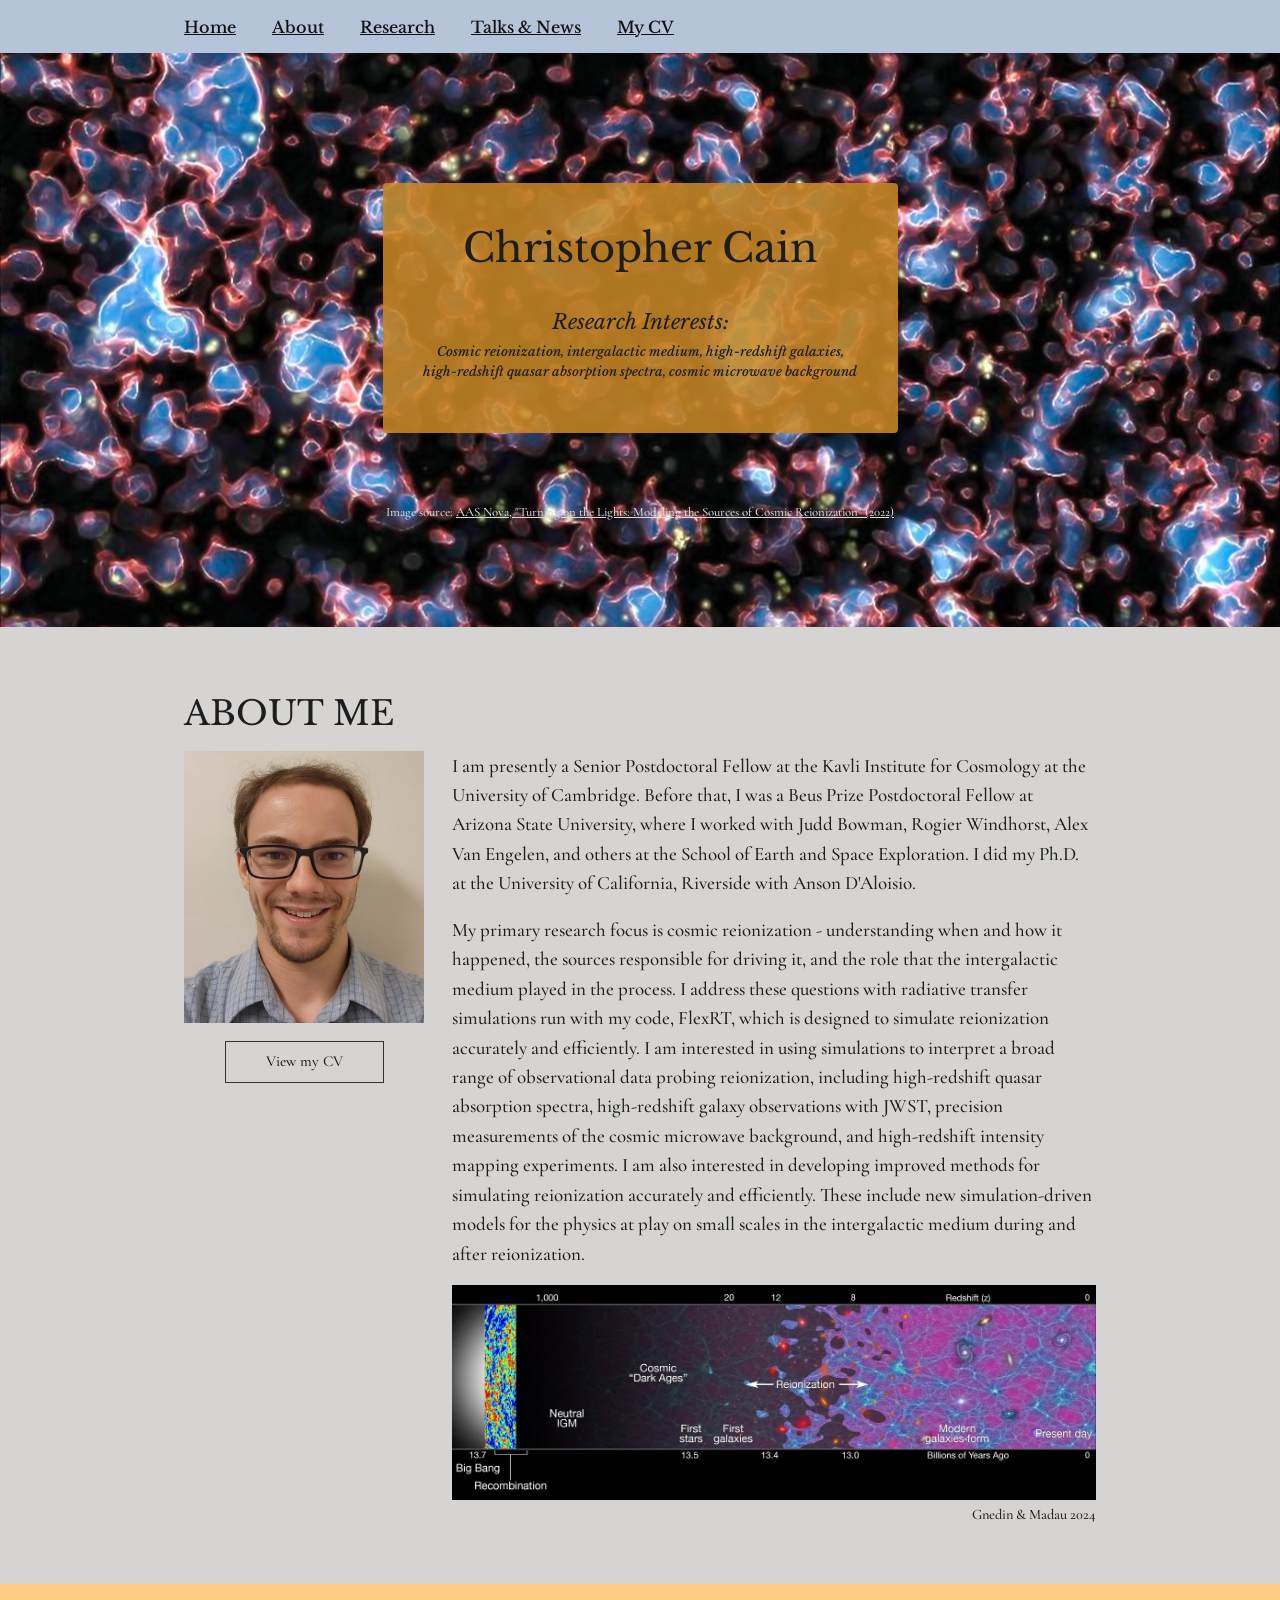
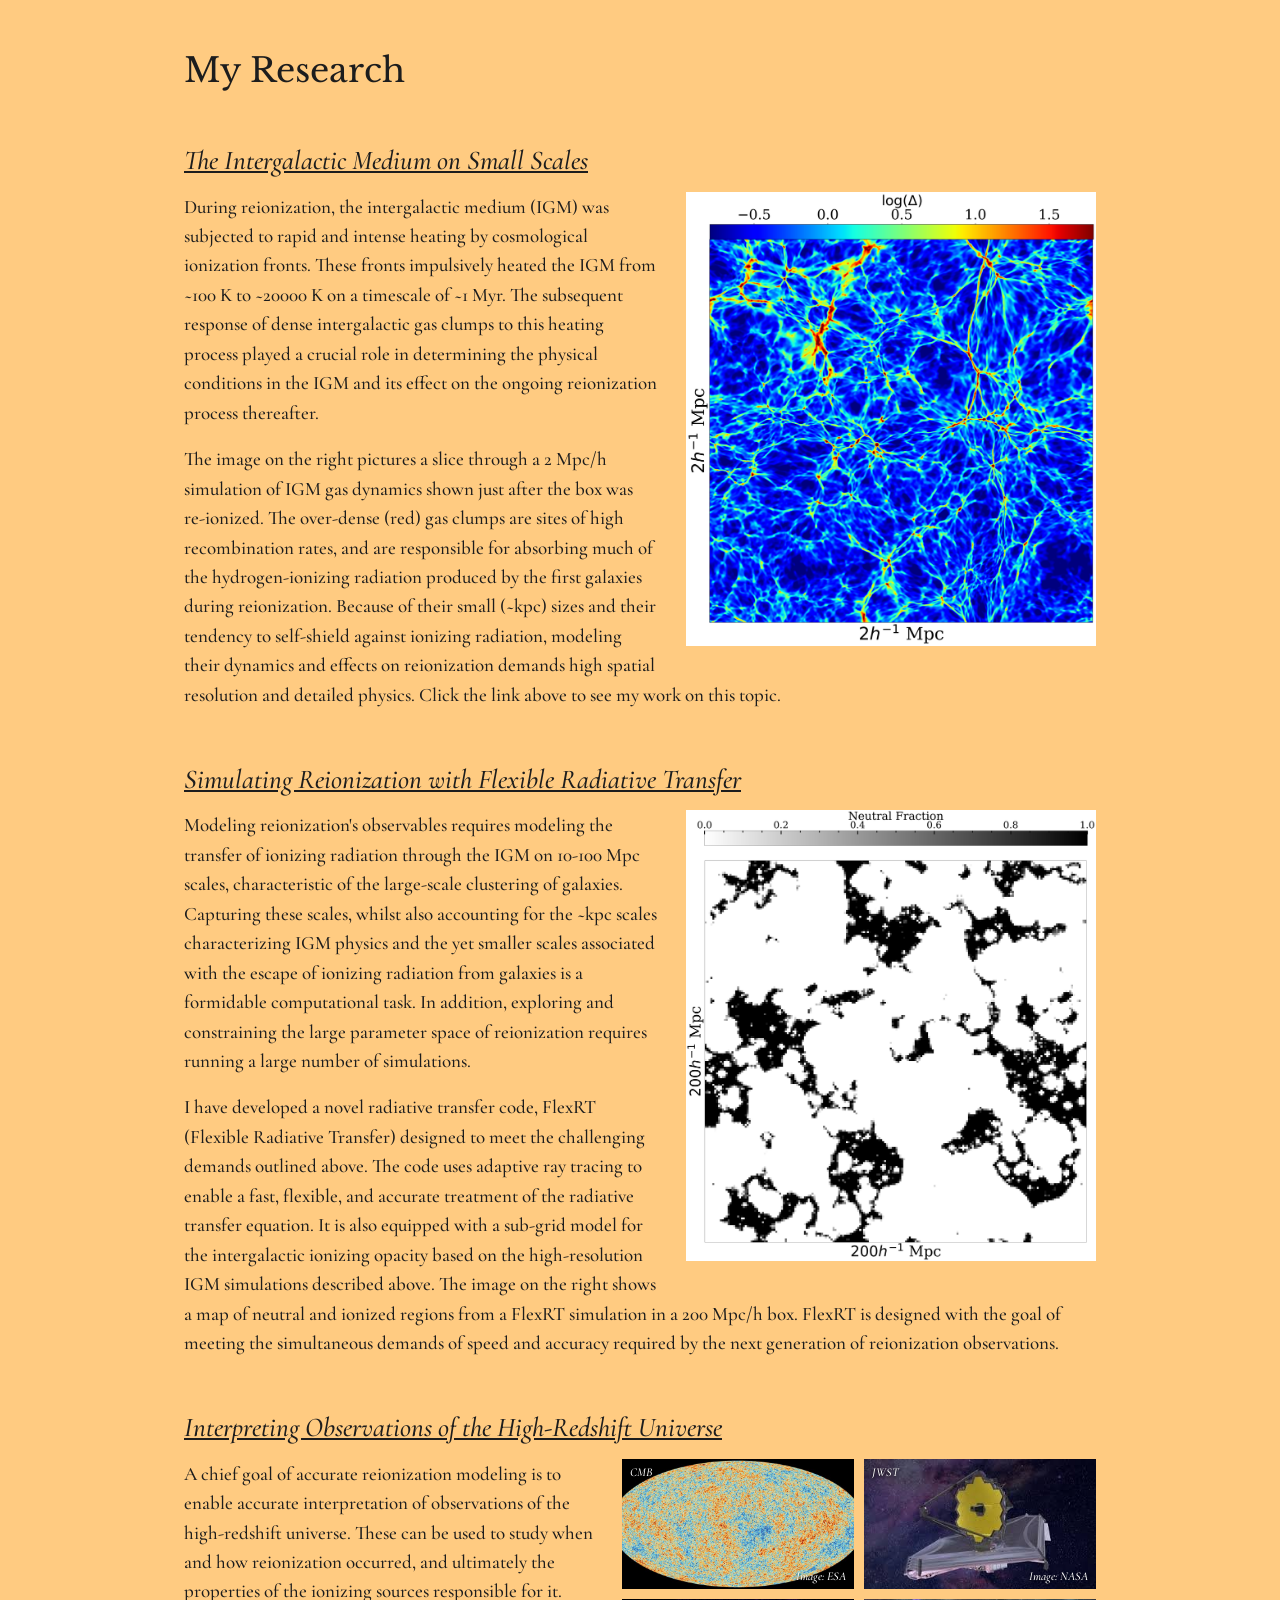
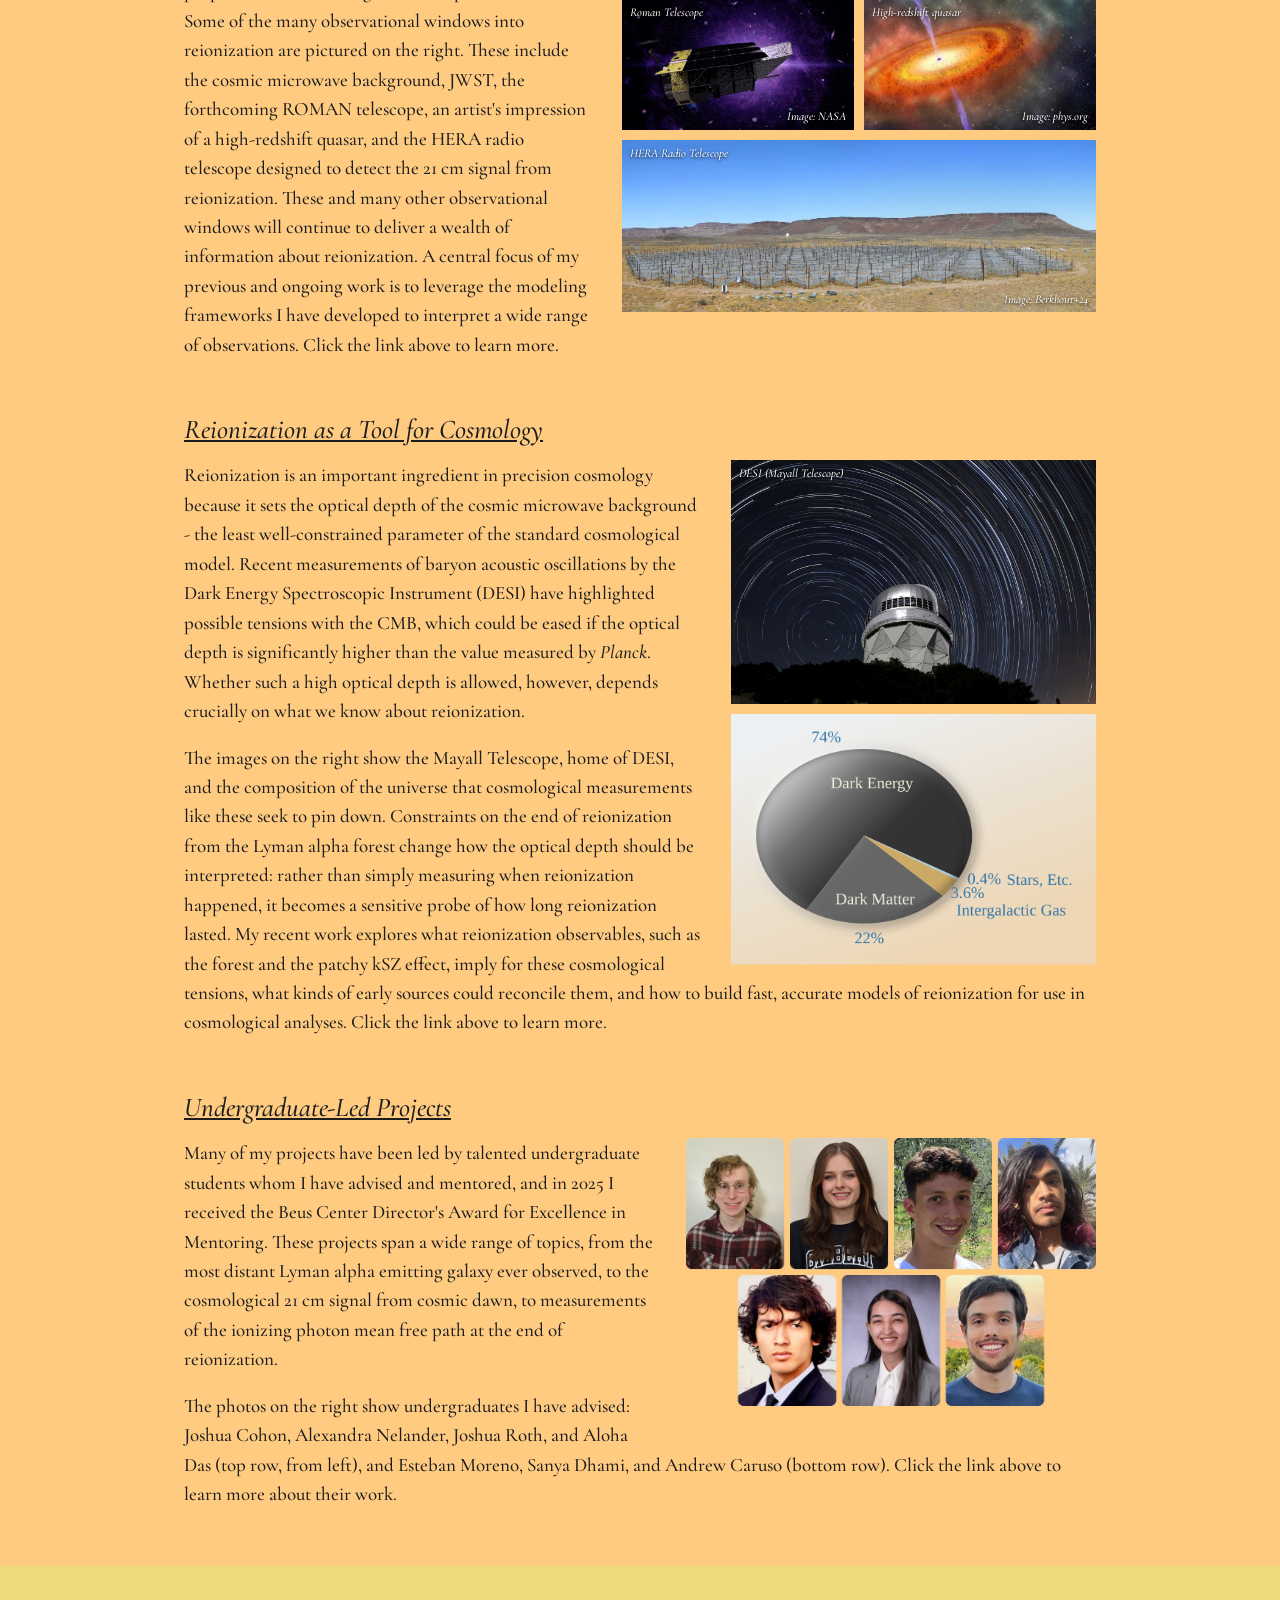
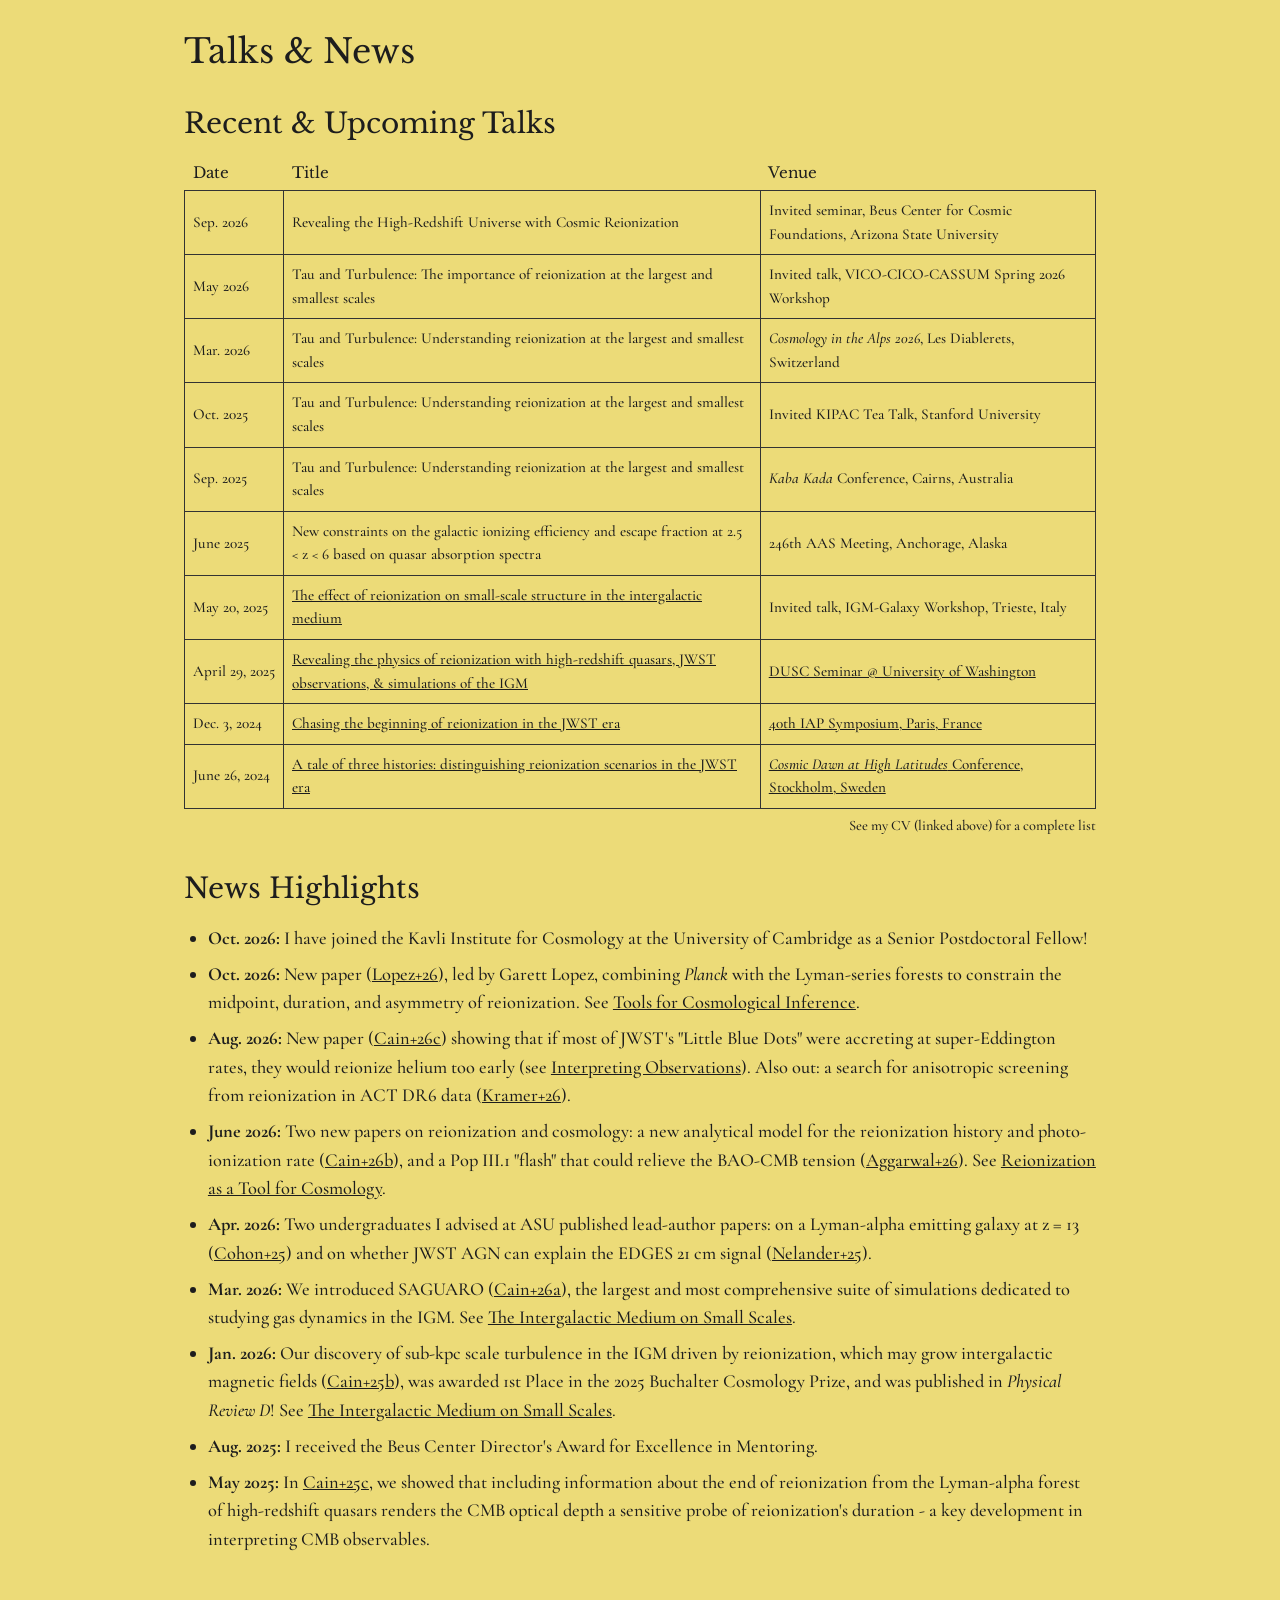
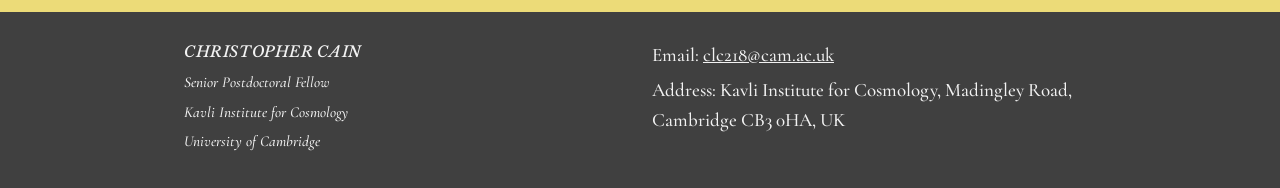
<file: index.html>
<!doctype html>
<html lang="en">
<head>
  <meta charset="utf-8">
  <meta name="viewport" content="width=device-width, initial-scale=1">
  <title>Christopher Cain</title>
  <meta name="description" content="Christopher Cain — Senior Postdoctoral Fellow at the Kavli Institute for Cosmology, University of Cambridge, studying cosmic reionization and the intergalactic medium.">
  <link rel="preconnect" href="https://fonts.googleapis.com">
  <link rel="preconnect" href="https://fonts.gstatic.com" crossorigin>
  <link href="https://fonts.googleapis.com/css2?family=Cormorant+Garamond:ital,wght@0,400;0,500;0,700;1,400;1,500&family=Libre+Baskerville:ital@0;1&display=swap" rel="stylesheet">
  <link rel="stylesheet" href="css/style.css">
</head>
<body>

  <!-- ===== Menu bar (same on every page; edit all four files if you change it) ===== -->
  <nav class="site-nav">
    <ul>
      <li><a href="index.html">Home</a></li>
      <li><a href="index.html#about">About</a></li>
      <li><a href="index.html#research">Research</a></li>
      <li><a href="index.html#talks">Talks &amp; News</a></li>
      <li><a href="files/CV.pdf">My CV</a></li>
    </ul>
  </nav>

  <!-- ===== Banner ===== -->
  <header class="hero">
    <div class="hero-box">
      <h1>Christopher Cain</h1>
      <h2>Research Interests:</h2>
      <p>Cosmic reionization, intergalactic medium, high-redshift galaxies, high-redshift quasar absorption spectra, cosmic microwave background</p>
    </div>
    <p class="image-credit">Image source: <a href="https://aasnova.org/2022/04/26/turning-on-the-lights-modeling-the-sources-of-cosmic-reionization/">AAS Nova, "Turning on the Lights: Modeling the Sources of Cosmic Reionization" (2022)</a></p>
  </header>

  <main>

    <!-- ===== About me ===== -->
    <section id="about" class="bg-about">
      <div class="container">
        <h1>ABOUT ME</h1>
        <div class="about-grid">
          <div class="about-photo">
            <img class="portrait" src="images/portrait.jpg" alt="Photo of Christopher Cain">
            <a class="cv-button" href="files/CV.pdf">View my CV</a>
          </div>
          <div>
            <p>I am presently a Senior Postdoctoral Fellow at the Kavli Institute for Cosmology at the University of Cambridge. Before that, I was a Beus Prize Postdoctoral Fellow at Arizona State University, where I worked with Judd Bowman, Rogier Windhorst, Alex Van Engelen, and others at the School of Earth and Space Exploration. I did my Ph.D. at the University of California, Riverside with Anson D'Aloisio.</p>
            <p>My primary research focus is cosmic reionization - understanding when and how it happened, the sources responsible for driving it, and the role that the intergalactic medium played in the process. I address these questions with radiative transfer simulations run with my code, FlexRT, which is designed to simulate reionization accurately and efficiently. I am interested in using simulations to interpret a broad range of observational data probing reionization, including high-redshift quasar absorption spectra, high-redshift galaxy observations with JWST, precision measurements of the cosmic microwave background, and high-redshift intensity mapping experiments. I am also interested in developing improved methods for simulating reionization accurately and efficiently. These include new simulation-driven models for the physics at play on small scales in the intergalactic medium during and after reionization.</p>
            <figure class="wide">
              <a href="images/cosmic-timeline-gnedin-madau-2024.jpg"><img src="images/cosmic-timeline-gnedin-madau-2024.jpg" alt="Timeline of cosmic history from the Big Bang through reionization"></a>
              <figcaption>Gnedin &amp; Madau 2024</figcaption>
            </figure>
          </div>
        </div>
      </div>
    </section>

    <!-- ===== Research ===== -->
    <section id="research" class="bg-research">
      <div class="container">
        <h1>My Research</h1>

        <div class="research-item">
          <h3><a href="igm-small-scales.html">The Intergalactic Medium on Small Scales</a></h3>
          <figure class="right">
            <a href="igm-small-scales.html"><img src="images/rho_map.png" alt="Slice through a 2 Mpc/h simulation of IGM gas density"></a>
          </figure>
          <p>During reionization, the intergalactic medium (IGM) was subjected to rapid and intense heating by cosmological ionization fronts. These fronts impulsively heated the IGM from ~100 K to ~20000 K on a timescale of ~1 Myr. The subsequent response of dense intergalactic gas clumps to this heating process played a crucial role in determining the physical conditions in the IGM and its effect on the ongoing reionization process thereafter.</p>
          <p>The image on the right pictures a slice through a 2 Mpc/h simulation of IGM gas dynamics shown just after the box was re-ionized. The over-dense (red) gas clumps are sites of high recombination rates, and are responsible for absorbing much of the hydrogen-ionizing radiation produced by the first galaxies during reionization. Because of their small (~kpc) sizes and their tendency to self-shield against ionizing radiation, modeling their dynamics and effects on reionization demands high spatial resolution and detailed physics. Click the link above to see my work on this topic.</p>
        </div>

        <div class="research-item">
          <h3><a href="flexrt.html">Simulating Reionization with Flexible Radiative Transfer</a></h3>
          <figure class="right">
            <a href="flexrt.html"><img src="images/ion_field_one_panel.png" alt="Map of neutral and ionized regions in a 200 Mpc/h FlexRT simulation"></a>
          </figure>
          <p>Modeling reionization's observables requires modeling the transfer of ionizing radiation through the IGM on 10-100 Mpc scales, characteristic of the large-scale clustering of galaxies. Capturing these scales, whilst also accounting for the ~kpc scales characterizing IGM physics and the yet smaller scales associated with the escape of ionizing radiation from galaxies is a formidable computational task. In addition, exploring and constraining the large parameter space of reionization requires running a large number of simulations.</p>
          <p>I have developed a novel radiative transfer code, FlexRT (Flexible Radiative Transfer) designed to meet the challenging demands outlined above. The code uses adaptive ray tracing to enable a fast, flexible, and accurate treatment of the radiative transfer equation. It is also equipped with a sub-grid model for the intergalactic ionizing opacity based on the high-resolution IGM simulations described above. The image on the right shows a map of neutral and ionized regions from a FlexRT simulation in a 200 Mpc/h box. FlexRT is designed with the goal of meeting the simultaneous demands of speed and accuracy required by the next generation of reionization observations.</p>
        </div>

        <div class="research-item">
          <h3><a href="interpreting-observations.html">Interpreting Observations of the High-Redshift Universe</a></h3>
          <div class="obs-grid">
            <figure>
              <img src="images/cmb_esa.jpg" alt="Map of the cosmic microwave background">
              <span class="label">CMB</span><span class="credit">Image: ESA</span>
            </figure>
            <figure>
              <img src="images/jwst.jpg" alt="The James Webb Space Telescope">
              <span class="label">JWST</span><span class="credit">Image: NASA</span>
            </figure>
            <figure>
              <img src="images/roman.jpg" alt="The Roman Space Telescope">
              <span class="label">Roman Telescope</span><span class="credit">Image: NASA</span>
            </figure>
            <figure>
              <img src="images/quasar_physorg.jpg" alt="Artist's impression of a high-redshift quasar">
              <span class="label">High-redshift quasar</span><span class="credit">Image: phys.org</span>
            </figure>
            <figure class="span2">
              <img src="images/hera_panorama.jpg" alt="The HERA radio telescope">
              <span class="label">HERA Radio Telescope</span><span class="credit">Image: Berkhout+24</span>
            </figure>
          </div>
          <p>A chief goal of accurate reionization modeling is to enable accurate interpretation of observations of the high-redshift universe. These can be used to study when and how reionization occurred, and ultimately the properties of the ionizing sources responsible for it. Some of the many observational windows into reionization are pictured on the right. These include the cosmic microwave background, JWST, the forthcoming ROMAN telescope, an artist's impression of a high-redshift quasar, and the HERA radio telescope designed to detect the 21 cm signal from reionization. These and many other observational windows will continue to deliver a wealth of information about reionization. A central focus of my previous and ongoing work is to leverage the modeling frameworks I have developed to interpret a wide range of observations. Click the link above to learn more.</p>
        </div>

        <div class="research-item">
          <h3><a href="cosmology.html">Reionization as a Tool for Cosmology</a></h3>
          <div class="obs-grid stack">
            <figure>
              <img src="images/desi_mayall.jpg" alt="Star trails above the Mayall Telescope at Kitt Peak, home of the Dark Energy Spectroscopic Instrument">
              <span class="label">DESI (Mayall Telescope)</span>
            </figure>
            <figure>
              <img src="images/universe_composition.png" alt="Pie chart of the composition of the universe: dark energy, dark matter, intergalactic gas, and stars">
            </figure>
          </div>
          <p>Reionization is an important ingredient in precision cosmology because it sets the optical depth of the cosmic microwave background - the least well-constrained parameter of the standard cosmological model. Recent measurements of baryon acoustic oscillations by the Dark Energy Spectroscopic Instrument (DESI) have highlighted possible tensions with the CMB, which could be eased if the optical depth is significantly higher than the value measured by <i>Planck</i>. Whether such a high optical depth is allowed, however, depends crucially on what we know about reionization.</p>
          <p>The images on the right show the Mayall Telescope, home of DESI, and the composition of the universe that cosmological measurements like these seek to pin down. Constraints on the end of reionization from the Lyman alpha forest change how the optical depth should be interpreted: rather than simply measuring when reionization happened, it becomes a sensitive probe of how long reionization lasted. My recent work explores what reionization observables, such as the forest and the patchy kSZ effect, imply for these cosmological tensions, what kinds of early sources could reconcile them, and how to build fast, accurate models of reionization for use in cosmological analyses. Click the link above to learn more.</p>
        </div>

        <div class="research-item">
          <h3><a href="student-projects.html">Undergraduate-Led Projects</a></h3>
          <figure class="right">
            <a href="student-projects.html"><img src="images/student_photos_grid.jpg" alt="Photos of seven undergraduate students I have advised"></a>
          </figure>
          <p>Many of my projects have been led by talented undergraduate students whom I have advised and mentored, and in 2025 I received the Beus Center Director's Award for Excellence in Mentoring. These projects span a wide range of topics, from the most distant Lyman alpha emitting galaxy ever observed, to the cosmological 21 cm signal from cosmic dawn, to measurements of the ionizing photon mean free path at the end of reionization.</p>
          <p>The photos on the right show undergraduates I have advised: Joshua Cohon, Alexandra Nelander, Joshua Roth, and Aloha Das (top row, from left), and Esteban Moreno, Sanya Dhami, and Andrew Caruso (bottom row). Click the link above to learn more about their work.</p>
        </div>
      </div>
    </section>

    <!-- ===== Talks & News ===== -->
    <section id="talks" class="bg-talks">
      <div class="container">
        <h1>Talks &amp; News</h1>

        <h2>Recent &amp; Upcoming Talks</h2>
        <!-- To add a talk: copy one <tr>...</tr> block, paste it at the top, and edit it.
             Put slides in files/talks/ and link to them like the others. -->
        <table class="talks-table">
          <thead>
            <tr><th>Date</th><th>Title</th><th>Venue</th></tr>
          </thead>
          <tbody>
            <tr>
              <td>Sep. 2026</td>
              <td>Revealing the High-Redshift Universe with Cosmic Reionization</td>
              <td>Invited seminar, Beus Center for Cosmic Foundations, Arizona State University</td>
            </tr>
            <tr>
              <td>May 2026</td>
              <td>Tau and Turbulence: The importance of reionization at the largest and smallest scales</td>
              <td>Invited talk, VICO-CICO-CASSUM Spring 2026 Workshop</td>
            </tr>
            <tr>
              <td>Mar. 2026</td>
              <td>Tau and Turbulence: Understanding reionization at the largest and smallest scales</td>
              <td><em>Cosmology in the Alps 2026</em>, Les Diablerets, Switzerland</td>
            </tr>
            <tr>
              <td>Oct. 2025</td>
              <td>Tau and Turbulence: Understanding reionization at the largest and smallest scales</td>
              <td>Invited KIPAC Tea Talk, Stanford University</td>
            </tr>
            <tr>
              <td>Sep. 2025</td>
              <td>Tau and Turbulence: Understanding reionization at the largest and smallest scales</td>
              <td><em>Kaba Kada</em> Conference, Cairns, Australia</td>
            </tr>
            <tr>
              <td>June 2025</td>
              <td>New constraints on the galactic ionizing efficiency and escape fraction at 2.5 &lt; z &lt; 6 based on quasar absorption spectra</td>
              <td>246th AAS Meeting, Anchorage, Alaska</td>
            </tr>
            <tr>
              <td>May 20, 2025</td>
              <td><a href="files/talks/2025-05-20_Trieste_IGM-small-scale-structure.pdf">The effect of reionization on small-scale structure in the intergalactic medium</a></td>
              <td>Invited talk, IGM-Galaxy Workshop, Trieste, Italy</td>
            </tr>
            <tr>
              <td>April 29, 2025</td>
              <td><a href="files/talks/2025-04-29_UW-DUSC_reionization-physics.pdf">Revealing the physics of reionization with high-redshift quasars, JWST observations, &amp; simulations of the IGM</a></td>
              <td><a href="https://sites.google.com/uw.edu/dusc/home">DUSC Seminar @ University of Washington</a></td>
            </tr>
            <tr>
              <td>Dec. 3, 2024</td>
              <td><a href="files/talks/2024-12-03_IAP-Paris_beginning-of-reionization.pdf">Chasing the beginning of reionization in the JWST era</a></td>
              <td><a href="https://iapsymposium2024.sciencesconf.org/">40th IAP Symposium, Paris, France</a></td>
            </tr>
            <tr>
              <td>June 26, 2024</td>
              <td><a href="files/talks/2024-06-26_Stockholm_tale-of-three-histories.pdf">A tale of three histories: distinguishing reionization scenarios in the JWST era</a></td>
              <td><a href="https://indico.fysik.su.se/event/8499/"><em>Cosmic Dawn at High Latitudes</em> Conference, Stockholm, Sweden</a></td>
            </tr>
          </tbody>
        </table>
        <p class="table-note">See my CV (linked above) for a complete list</p>

        <h2>News Highlights</h2>
        <!-- To add news: copy one <li>...</li> line and paste it at the top of the list. -->
        <ul class="news-list">
          <li><strong>Oct. 2026:</strong> I have joined the Kavli Institute for Cosmology at the University of Cambridge as a Senior Postdoctoral Fellow!</li>
          <li><strong>Oct. 2026:</strong> New paper (<a href="https://arxiv.org/abs/2610.28765">Lopez+26</a>), led by Garett Lopez, combining <i>Planck</i> with the Lyman-series forests to constrain the midpoint, duration, and asymmetry of reionization. See <a href="cosmology.html#inference">Tools for Cosmological Inference</a>.</li>
          <li><strong>Aug. 2026:</strong> New paper (<a href="https://arxiv.org/abs/2608.28745">Cain+26c</a>) showing that if most of JWST's "Little Blue Dots" were accreting at super-Eddington rates, they would reionize helium too early (see <a href="interpreting-observations.html">Interpreting Observations</a>). Also out: a search for anisotropic screening from reionization in ACT DR6 data (<a href="https://arxiv.org/abs/2608.27458">Kramer+26</a>).</li>
          <li><strong>June 2026:</strong> Two new papers on reionization and cosmology: a new analytical model for the reionization history and photo-ionization rate (<a href="https://arxiv.org/abs/2606.19449">Cain+26b</a>), and a Pop III.1 "flash" that could relieve the BAO-CMB tension (<a href="https://arxiv.org/abs/2606.19459">Aggarwal+26</a>). See <a href="cosmology.html">Reionization as a Tool for Cosmology</a>.</li>
          <li><strong>Apr. 2026:</strong> Two undergraduates I advised at ASU published lead-author papers: on a Lyman-alpha emitting galaxy at z = 13 (<a href="https://arxiv.org/abs/2508.05739">Cohon+25</a>) and on whether JWST AGN can explain the EDGES 21 cm signal (<a href="https://arxiv.org/abs/2507.21230">Nelander+25</a>).</li>
          <li><strong>Mar. 2026:</strong> We introduced SAGUARO (<a href="https://arxiv.org/abs/2603.25788">Cain+26a</a>), the largest and most comprehensive suite of simulations dedicated to studying gas dynamics in the IGM. See <a href="igm-small-scales.html">The Intergalactic Medium on Small Scales</a>.</li>
          <li><strong>Jan. 2026:</strong> Our discovery of sub-kpc scale turbulence in the IGM driven by reionization, which may grow intergalactic magnetic fields (<a href="https://arxiv.org/abs/2504.21082">Cain+25b</a>), was awarded 1st Place in the 2025 Buchalter Cosmology Prize, and was published in <i>Physical Review D</i>! See <a href="igm-small-scales.html">The Intergalactic Medium on Small Scales</a>.</li>
          <li><strong>Aug. 2025:</strong> I received the Beus Center Director's Award for Excellence in Mentoring.</li>
          <li><strong>May 2025:</strong> In <a href="https://arxiv.org/abs/2505.15899">Cain+25c</a>, we showed that including information about the end of reionization from the Lyman-alpha forest of high-redshift quasars renders the CMB optical depth a sensitive probe of reionization's duration - a key development in interpreting CMB observables.</li>
        </ul>
      </div>
    </section>

  </main>

  <!-- ===== Footer (same on every page) ===== -->
  <footer class="site-footer">
    <div class="container">
      <div class="affil">
        <p class="name">CHRISTOPHER CAIN</p>
        <p>Senior Postdoctoral Fellow</p>
        <p>Kavli Institute for Cosmology</p>
        <p>University of Cambridge</p>
      </div>
      <div>
        <p>Email: <a href="mailto:clc218@cam.ac.uk">clc218@cam.ac.uk</a></p>
        <p>Address: Kavli Institute for Cosmology, Madingley Road, Cambridge CB3 0HA, UK</p>
      </div>
    </div>
  </footer>

</body>
</html>
</file>
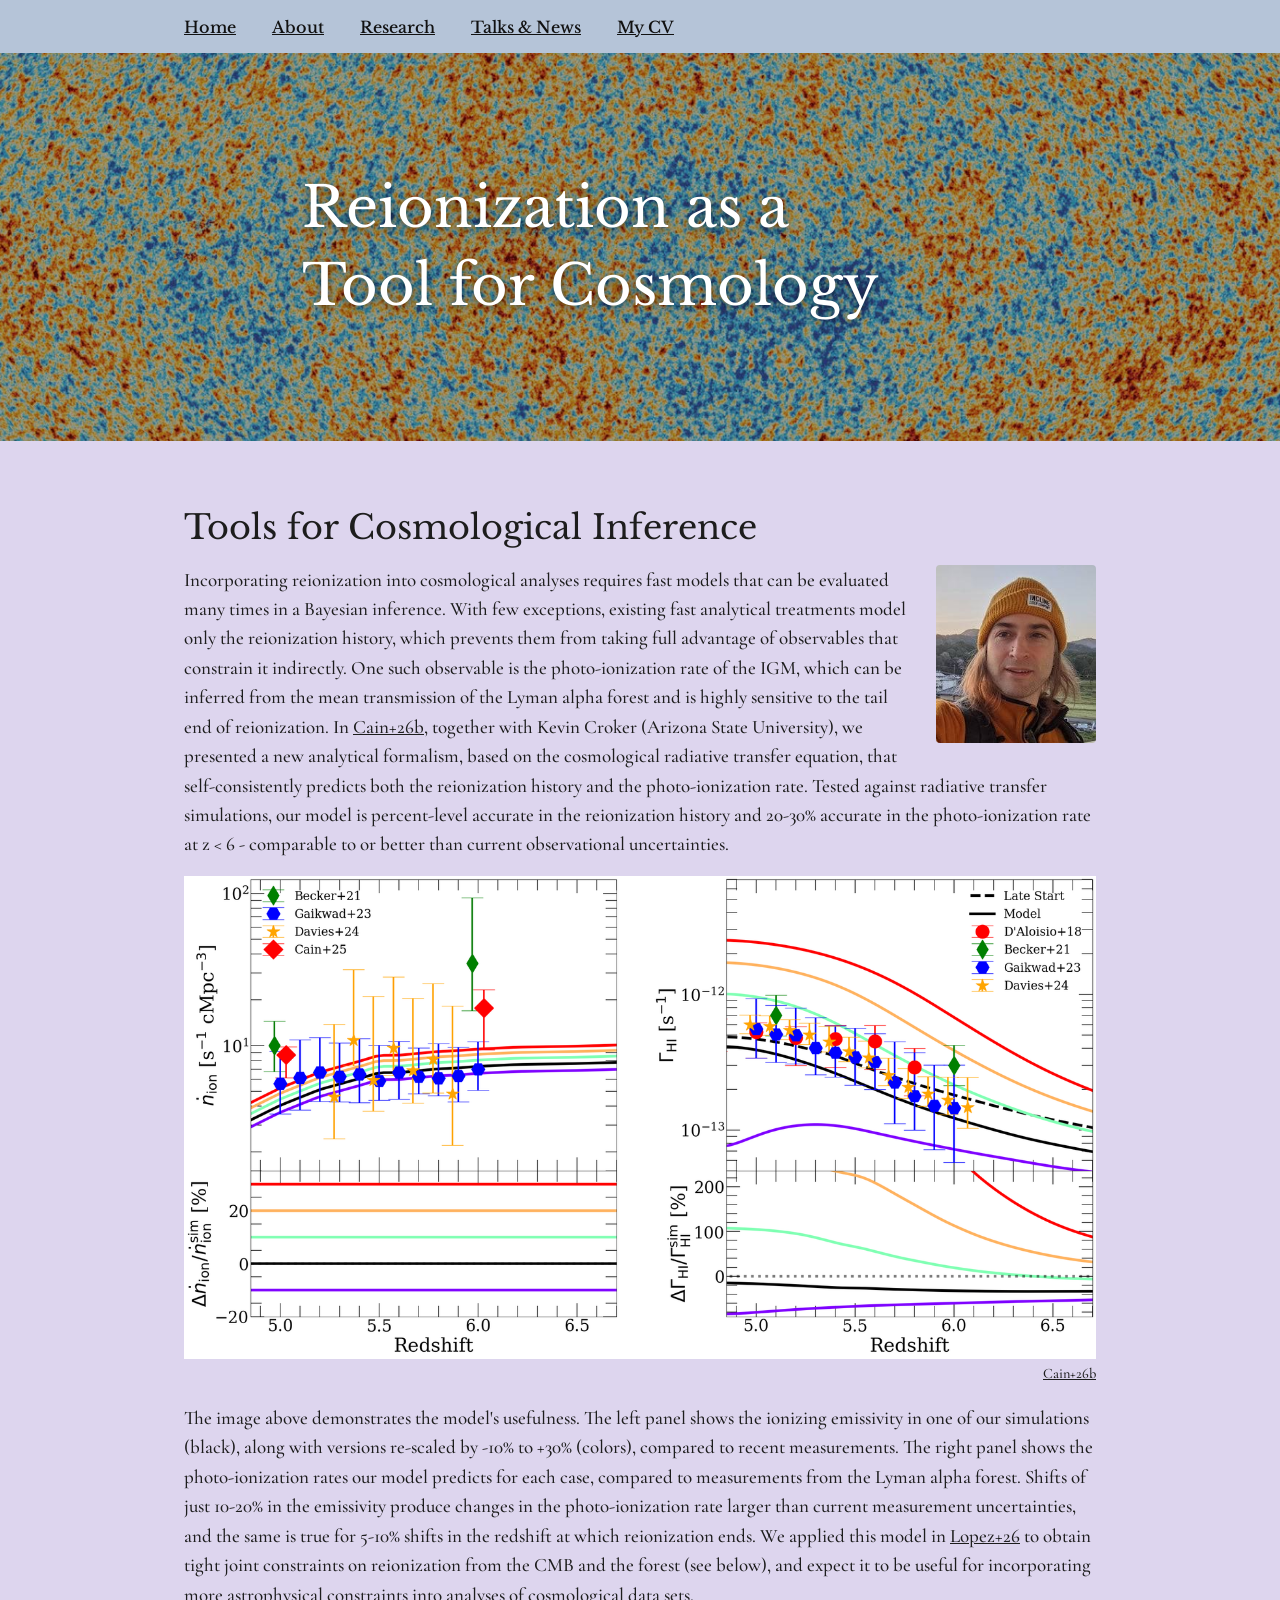
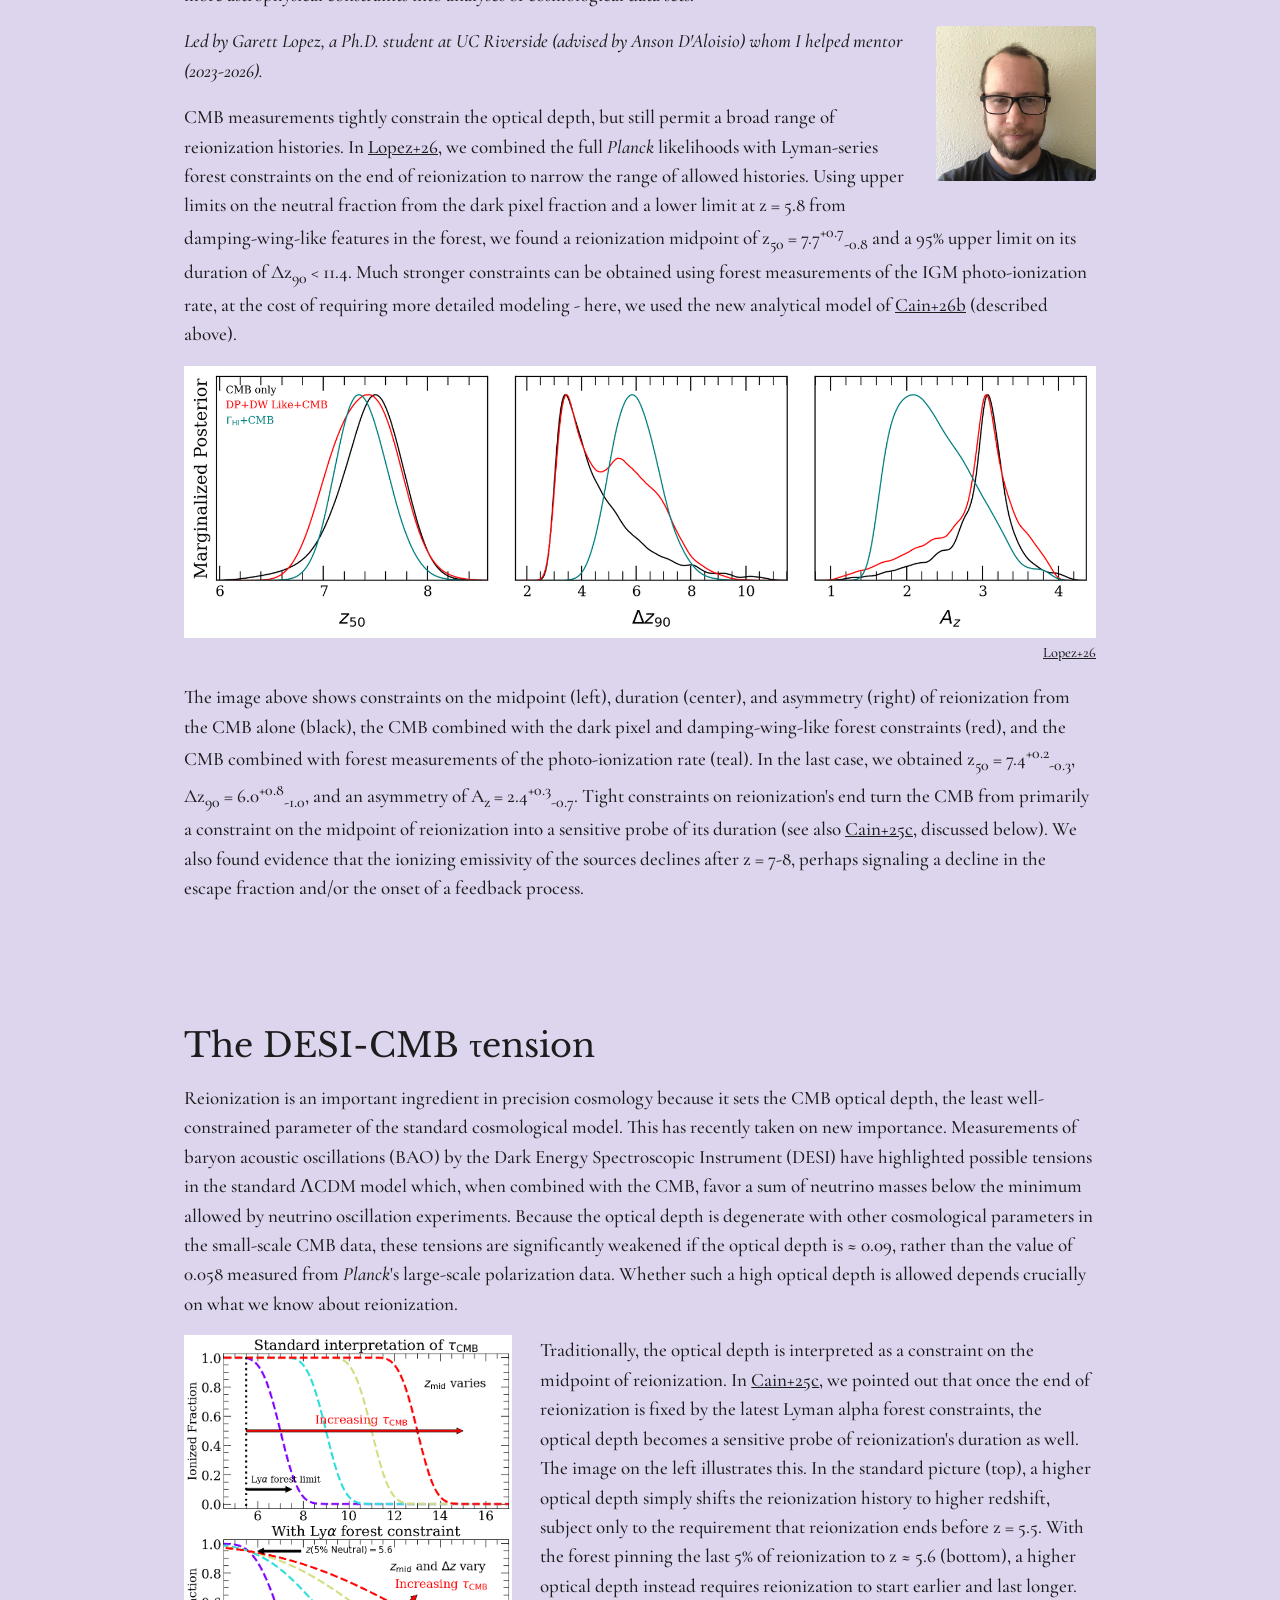
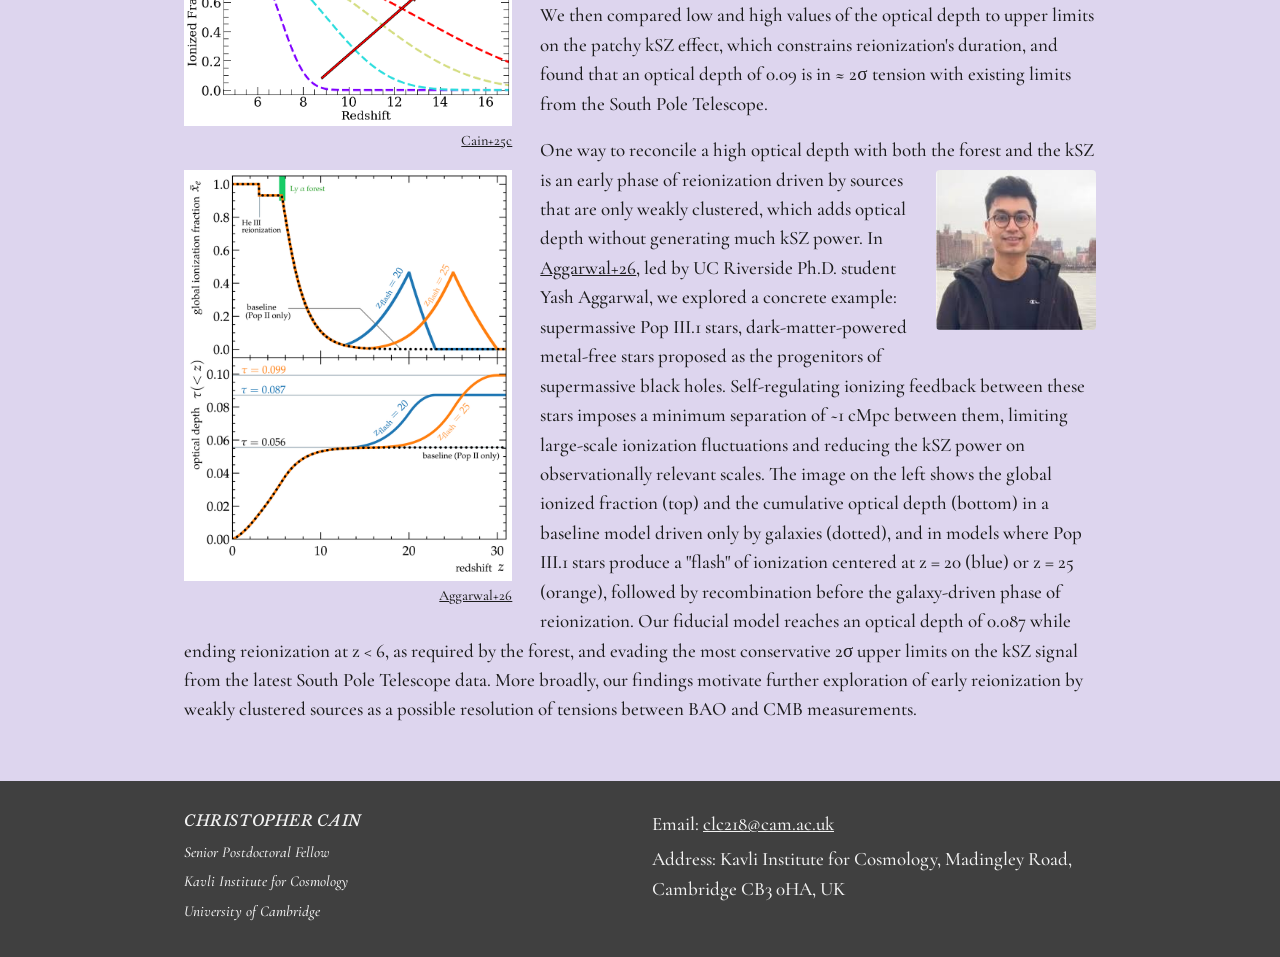
<file: cosmology.html>
<!doctype html>
<html lang="en">
<head>
  <meta charset="utf-8">
  <meta name="viewport" content="width=device-width, initial-scale=1">
  <title>Reionization and Cosmology | Christopher Cain</title>
  <meta name="description" content="Reionization as a tool for cosmology: the CMB optical depth, the DESI-CMB tension, and fast models of reionization for cosmological inference.">
  <link rel="preconnect" href="https://fonts.googleapis.com">
  <link rel="preconnect" href="https://fonts.gstatic.com" crossorigin>
  <link href="https://fonts.googleapis.com/css2?family=Cormorant+Garamond:ital,wght@0,400;0,500;0,700;1,400;1,500&family=Libre+Baskerville:ital@0;1&display=swap" rel="stylesheet">
  <link rel="stylesheet" href="css/style.css">
</head>
<body>

  <!-- ===== Menu bar (same on every page; edit all four files if you change it) ===== -->
  <nav class="site-nav">
    <ul>
      <li><a href="index.html">Home</a></li>
      <li><a href="index.html#about">About</a></li>
      <li><a href="index.html#research">Research</a></li>
      <li><a href="index.html#talks">Talks &amp; News</a></li>
      <li><a href="files/CV.pdf">My CV</a></li>
    </ul>
  </nav>

  <header class="banner dark banner-cosmo">
    <div class="container">
      <h1>Reionization as a<br> Tool for Cosmology</h1>
    </div>
  </header>

  <main class="bg-cosmo">

    <section id="inference">
      <div class="container">
        <h1>Tools for Cosmological Inference</h1>
        <img class="student-photo" src="images/kevin-croker.jpg" alt="Kevin Croker">
        <p>Incorporating reionization into cosmological analyses requires fast models that can be evaluated many times in a Bayesian inference. With few exceptions, existing fast analytical treatments model only the reionization history, which prevents them from taking full advantage of observables that constrain it indirectly. One such observable is the photo-ionization rate of the IGM, which can be inferred from the mean transmission of the Lyman alpha forest and is highly sensitive to the tail end of reionization. In <a href="https://arxiv.org/abs/2606.19449">Cain+26b</a>, together with Kevin Croker (Arizona State University), we presented a new analytical formalism, based on the cosmological radiative transfer equation, that self-consistently predicts both the reionization history and the photo-ionization rate. Tested against radiative transfer simulations, our model is percent-level accurate in the reionization history and 20-30% accurate in the photo-ionization rate at z &lt; 6 - comparable to or better than current observational uncertainties.</p>
        <figure class="wide">
          <a href="images/gamma_sensitivity_cain26b.png"><img src="images/gamma_sensitivity_cain26b.png" alt="Ionizing emissivity re-scalings and the corresponding photo-ionization rates predicted by the analytical model, compared to measurements"></a>
          <figcaption><a href="https://arxiv.org/abs/2606.19449">Cain+26b</a></figcaption>
        </figure>
        <p>The image above demonstrates the model's usefulness. The left panel shows the ionizing emissivity in one of our simulations (black), along with versions re-scaled by -10% to +30% (colors), compared to recent measurements. The right panel shows the photo-ionization rates our model predicts for each case, compared to measurements from the Lyman alpha forest. Shifts of just 10-20% in the emissivity produce changes in the photo-ionization rate larger than current measurement uncertainties, and the same is true for 5-10% shifts in the redshift at which reionization ends. We applied this model in <a href="https://arxiv.org/abs/2610.28765">Lopez+26</a> to obtain tight joint constraints on reionization from the CMB and the forest (see below), and expect it to be useful for incorporating more astrophysical constraints into analyses of cosmological data sets.</p>

        <img class="student-photo" src="images/students/garett-lopez.jpg" alt="Garett Lopez">
        <p class="student-note" style="clear: left;">Led by Garett Lopez, a Ph.D. student at UC Riverside (advised by Anson D'Aloisio) whom I helped mentor (2023-2026).</p>
        <p>CMB measurements tightly constrain the optical depth, but still permit a broad range of reionization histories. In <a href="https://arxiv.org/abs/2610.28765">Lopez+26</a>, we combined the full <i>Planck</i> likelihoods with Lyman-series forest constraints on the end of reionization to narrow the range of allowed histories. Using upper limits on the neutral fraction from the dark pixel fraction and a lower limit at z = 5.8 from damping-wing-like features in the forest, we found a reionization midpoint of z<sub>50</sub> = 7.7<sup>+0.7</sup><sub>-0.8</sub> and a 95% upper limit on its duration of &Delta;z<sub>90</sub> &lt; 11.4. Much stronger constraints can be obtained using forest measurements of the IGM photo-ionization rate, at the cost of requiring more detailed modeling - here, we used the new analytical model of <a href="https://arxiv.org/abs/2606.19449">Cain+26b</a> (described above).</p>
        <figure class="wide">
          <a href="images/cmb_forest_reion_constraints_lopez26.png"><img src="images/cmb_forest_reion_constraints_lopez26.png" alt="Posterior distributions of the midpoint, duration, and asymmetry of reionization from CMB-only and joint CMB-forest analyses"></a>
          <figcaption><a href="https://arxiv.org/abs/2610.28765">Lopez+26</a></figcaption>
        </figure>
        <p>The image above shows constraints on the midpoint (left), duration (center), and asymmetry (right) of reionization from the CMB alone (black), the CMB combined with the dark pixel and damping-wing-like forest constraints (red), and the CMB combined with forest measurements of the photo-ionization rate (teal). In the last case, we obtained z<sub>50</sub> = 7.4<sup>+0.2</sup><sub>-0.3</sub>, &Delta;z<sub>90</sub> = 6.0<sup>+0.8</sup><sub>-1.0</sub>, and an asymmetry of A<sub>z</sub> = 2.4<sup>+0.3</sup><sub>-0.7</sub>. Tight constraints on reionization's end turn the CMB from primarily a constraint on the midpoint of reionization into a sensitive probe of its duration (see also <a href="https://arxiv.org/abs/2505.15899">Cain+25c</a>, discussed below). We also found evidence that the ionizing emissivity of the sources declines after z = 7-8, perhaps signaling a decline in the escape fraction and/or the onset of a feedback process.</p>
      </div>
    </section>

    <section>
      <div class="container">
        <h1>The DESI-CMB &tau;ension</h1>
        <p>Reionization is an important ingredient in precision cosmology because it sets the CMB optical depth, the least well-constrained parameter of the standard cosmological model. This has recently taken on new importance. Measurements of baryon acoustic oscillations (BAO) by the Dark Energy Spectroscopic Instrument (DESI) have highlighted possible tensions in the standard &Lambda;CDM model which, when combined with the CMB, favor a sum of neutrino masses below the minimum allowed by neutrino oscillation experiments. Because the optical depth is degenerate with other cosmological parameters in the small-scale CMB data, these tensions are significantly weakened if the optical depth is &approx; 0.09, rather than the value of 0.058 measured from <i>Planck</i>'s large-scale polarization data. Whether such a high optical depth is allowed depends crucially on what we know about reionization.</p>
        <figure class="left small" style="clear: left;">
          <a href="images/tau_interpretation_cain25c.png"><img src="images/tau_interpretation_cain25c.png" alt="Illustration of reionization histories with increasing optical depth, with and without a Lyman alpha forest constraint on the end of reionization"></a>
          <figcaption><a href="https://arxiv.org/abs/2505.15899">Cain+25c</a></figcaption>
        </figure>
        <p>Traditionally, the optical depth is interpreted as a constraint on the midpoint of reionization. In <a href="https://arxiv.org/abs/2505.15899">Cain+25c</a>, we pointed out that once the end of reionization is fixed by the latest Lyman alpha forest constraints, the optical depth becomes a sensitive probe of reionization's duration as well. The image on the left illustrates this. In the standard picture (top), a higher optical depth simply shifts the reionization history to higher redshift, subject only to the requirement that reionization ends before z = 5.5. With the forest pinning the last 5% of reionization to z &approx; 5.6 (bottom), a higher optical depth instead requires reionization to start earlier and last longer. We then compared low and high values of the optical depth to upper limits on the patchy kSZ effect, which constrains reionization's duration, and found that an optical depth of 0.09 is in &approx; 2&sigma; tension with existing limits from the South Pole Telescope.</p>

        <img class="student-photo" src="images/students/yash-aggarwal.jpg" alt="Yash Aggarwal" style="clear: left;">
        <figure class="left small" style="clear: left;">
          <a href="images/popIII_flash_history_aggarwal26.png"><img src="images/popIII_flash_history_aggarwal26.png" alt="Reionization histories and cumulative optical depth with and without an early Pop III.1 flash ionization phase"></a>
          <figcaption><a href="https://arxiv.org/abs/2606.19459">Aggarwal+26</a></figcaption>
        </figure>
        <p>One way to reconcile a high optical depth with both the forest and the kSZ is an early phase of reionization driven by sources that are only weakly clustered, which adds optical depth without generating much kSZ power. In <a href="https://arxiv.org/abs/2606.19459">Aggarwal+26</a>, led by UC Riverside Ph.D. student Yash Aggarwal, we explored a concrete example: supermassive Pop III.1 stars, dark-matter-powered metal-free stars proposed as the progenitors of supermassive black holes. Self-regulating ionizing feedback between these stars imposes a minimum separation of ~1 cMpc between them, limiting large-scale ionization fluctuations and reducing the kSZ power on observationally relevant scales. The image on the left shows the global ionized fraction (top) and the cumulative optical depth (bottom) in a baseline model driven only by galaxies (dotted), and in models where Pop III.1 stars produce a "flash" of ionization centered at z = 20 (blue) or z = 25 (orange), followed by recombination before the galaxy-driven phase of reionization. Our fiducial model reaches an optical depth of 0.087 while ending reionization at z &lt; 6, as required by the forest, and evading the most conservative 2&sigma; upper limits on the kSZ signal from the latest South Pole Telescope data. More broadly, our findings motivate further exploration of early reionization by weakly clustered sources as a possible resolution of tensions between BAO and CMB measurements.</p>
      </div>
    </section>

  </main>

  <!-- ===== Footer (same on every page) ===== -->
  <footer class="site-footer">
    <div class="container">
      <div class="affil">
        <p class="name">CHRISTOPHER CAIN</p>
        <p>Senior Postdoctoral Fellow</p>
        <p>Kavli Institute for Cosmology</p>
        <p>University of Cambridge</p>
      </div>
      <div>
        <p>Email: <a href="mailto:clc218@cam.ac.uk">clc218@cam.ac.uk</a></p>
        <p>Address: Kavli Institute for Cosmology, Madingley Road, Cambridge CB3 0HA, UK</p>
      </div>
    </div>
  </footer>

</body>
</html>
</file>
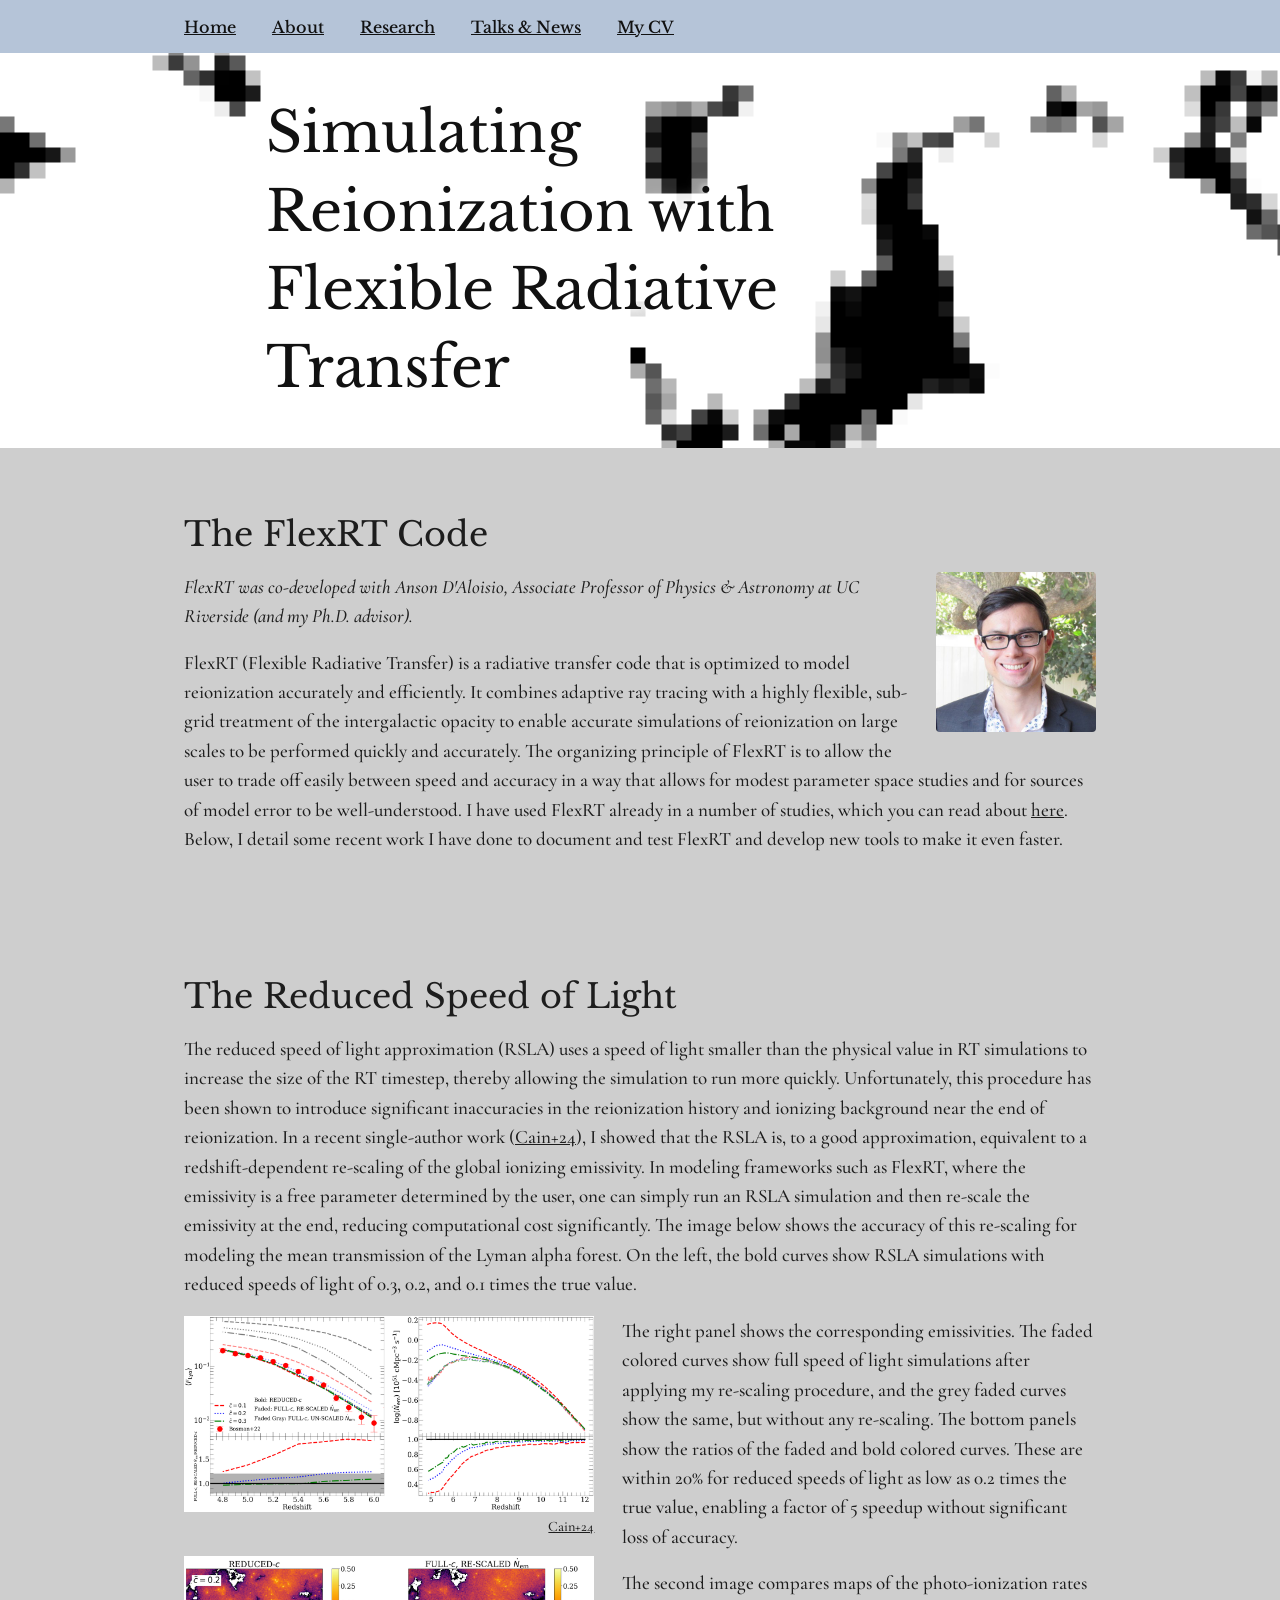
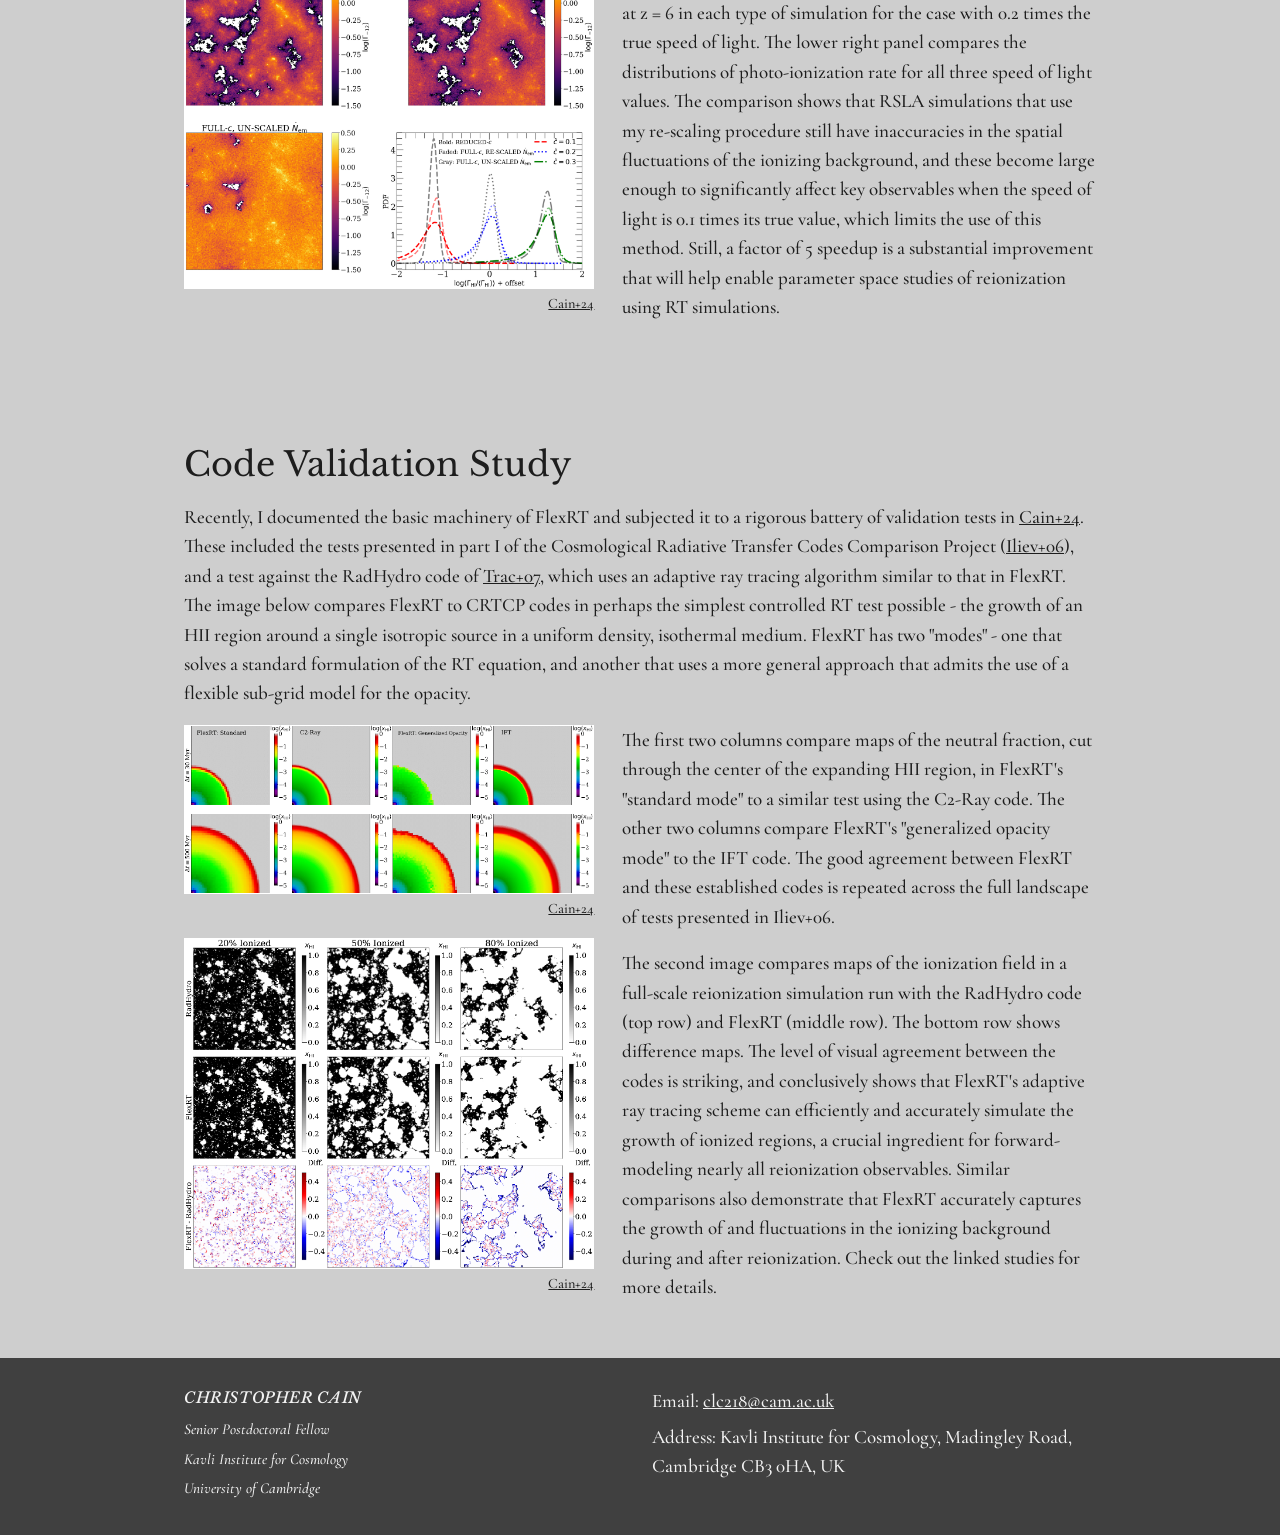
<file: flexrt.html>
<!doctype html>
<html lang="en">
<head>
  <meta charset="utf-8">
  <meta name="viewport" content="width=device-width, initial-scale=1">
  <title>FlexRT | Christopher Cain</title>
  <meta name="description" content="FlexRT: a flexible radiative transfer code for simulating cosmic reionization accurately and efficiently.">
  <link rel="preconnect" href="https://fonts.googleapis.com">
  <link rel="preconnect" href="https://fonts.gstatic.com" crossorigin>
  <link href="https://fonts.googleapis.com/css2?family=Cormorant+Garamond:ital,wght@0,400;0,500;0,700;1,400;1,500&family=Libre+Baskerville:ital@0;1&display=swap" rel="stylesheet">
  <link rel="stylesheet" href="css/style.css">
</head>
<body>

  <!-- ===== Menu bar (same on every page; edit all four files if you change it) ===== -->
  <nav class="site-nav">
    <ul>
      <li><a href="index.html">Home</a></li>
      <li><a href="index.html#about">About</a></li>
      <li><a href="index.html#research">Research</a></li>
      <li><a href="index.html#talks">Talks &amp; News</a></li>
      <li><a href="files/CV.pdf">My CV</a></li>
    </ul>
  </nav>

  <header class="banner light banner-flexrt">
    <div class="container">
      <h1>Simulating<br> Reionization with<br> Flexible Radiative<br> Transfer</h1>
    </div>
  </header>

  <main class="bg-flexrt">

    <section>
      <div class="container">
        <h1>The FlexRT Code</h1>
        <img class="student-photo" src="images/anson-daloisio.jpg" alt="Anson D'Aloisio">
        <p class="student-note">FlexRT was co-developed with Anson D'Aloisio, Associate Professor of Physics &amp; Astronomy at UC Riverside (and my Ph.D. advisor).</p>
        <p>FlexRT (Flexible Radiative Transfer) is a radiative transfer code that is optimized to model reionization accurately and efficiently. It combines adaptive ray tracing with a highly flexible, sub-grid treatment of the intergalactic opacity to enable accurate simulations of reionization on large scales to be performed quickly and accurately. The organizing principle of FlexRT is to allow the user to trade off easily between speed and accuracy in a way that allows for modest parameter space studies and for sources of model error to be well-understood. I have used FlexRT already in a number of studies, which you can read about <a href="interpreting-observations.html">here</a>. Below, I detail some recent work I have done to document and test FlexRT and develop new tools to make it even faster.</p>
      </div>
    </section>

    <section>
      <div class="container">
        <h1>The Reduced Speed of Light</h1>
        <p>The reduced speed of light approximation (RSLA) uses a speed of light smaller than the physical value in RT simulations to increase the size of the RT timestep, thereby allowing the simulation to run more quickly. Unfortunately, this procedure has been shown to introduce significant inaccuracies in the reionization history and ionizing background near the end of reionization. In a recent single-author work (<a href="https://arxiv.org/abs/2409.11467">Cain+24</a>), I showed that the RSLA is, to a good approximation, equivalent to a redshift-dependent re-scaling of the global ionizing emissivity. In modeling frameworks such as FlexRT, where the emissivity is a free parameter determined by the user, one can simply run an RSLA simulation and then re-scale the emissivity at the end, reducing computational cost significantly. The image below shows the accuracy of this re-scaling for modeling the mean transmission of the Lyman alpha forest. On the left, the bold curves show RSLA simulations with reduced speeds of light of 0.3, 0.2, and 0.1 times the true value.</p>

        <figure class="left">
          <a href="images/rsla_forest_emissivity.png"><img src="images/rsla_forest_emissivity.png" alt="Lyman alpha forest mean transmission and emissivity in reduced speed of light simulations"></a>
          <figcaption><a href="https://arxiv.org/abs/2409.11467">Cain+24</a></figcaption>
        </figure>
        <figure class="left" style="clear: left;">
          <a href="images/rsla_gamma_maps.png"><img src="images/rsla_gamma_maps.png" alt="Maps of the photo-ionization rate at z = 6 for different speeds of light"></a>
          <figcaption><a href="https://arxiv.org/abs/2409.11467">Cain+24</a></figcaption>
        </figure>
        <p>The right panel shows the corresponding emissivities. The faded colored curves show full speed of light simulations after applying my re-scaling procedure, and the grey faded curves show the same, but without any re-scaling. The bottom panels show the ratios of the faded and bold colored curves. These are within 20% for reduced speeds of light as low as 0.2 times the true value, enabling a factor of 5 speedup without significant loss of accuracy.</p>
        <p>The second image compares maps of the photo-ionization rates at z = 6 in each type of simulation for the case with 0.2 times the true speed of light. The lower right panel compares the distributions of photo-ionization rate for all three speed of light values. The comparison shows that RSLA simulations that use my re-scaling procedure still have inaccuracies in the spatial fluctuations of the ionizing background, and these become large enough to significantly affect key observables when the speed of light is 0.1 times its true value, which limits the use of this method. Still, a factor of 5 speedup is a substantial improvement that will help enable parameter space studies of reionization using RT simulations.</p>
      </div>
    </section>

    <section>
      <div class="container">
        <h1>Code Validation Study</h1>
        <p>Recently, I documented the basic machinery of FlexRT and subjected it to a rigorous battery of validation tests in <a href="https://arxiv.org/abs/2409.04521">Cain+24</a>. These included the tests presented in part I of the Cosmological Radiative Transfer Codes Comparison Project (<a href="https://arxiv.org/abs/astro-ph/0603199">Iliev+06</a>), and a test against the RadHydro code of <a href="https://arxiv.org/abs/astro-ph/0612406">Trac+07</a>, which uses an adaptive ray tracing algorithm similar to that in FlexRT. The image below compares FlexRT to CRTCP codes in perhaps the simplest controlled RT test possible - the growth of an HII region around a single isotropic source in a uniform density, isothermal medium. FlexRT has two "modes" - one that solves a standard formulation of the RT equation, and another that uses a more general approach that admits the use of a flexible sub-grid model for the opacity.</p>

        <figure class="left">
          <a href="images/flexrt_vs_crtcp.png"><img src="images/flexrt_vs_crtcp.png" alt="FlexRT compared to C2-Ray and IFT on an isolated HII region test"></a>
          <figcaption><a href="https://arxiv.org/abs/2409.04521">Cain+24</a></figcaption>
        </figure>
        <figure class="left" style="clear: left;">
          <a href="images/flexrt_vs_radhydro.png"><img src="images/flexrt_vs_radhydro.png" alt="Ionization maps from RadHydro and FlexRT with difference maps"></a>
          <figcaption><a href="https://arxiv.org/abs/2409.04521">Cain+24</a></figcaption>
        </figure>
        <p>The first two columns compare maps of the neutral fraction, cut through the center of the expanding HII region, in FlexRT's "standard mode" to a similar test using the C2-Ray code. The other two columns compare FlexRT's "generalized opacity mode" to the IFT code. The good agreement between FlexRT and these established codes is repeated across the full landscape of tests presented in Iliev+06.</p>
        <p>The second image compares maps of the ionization field in a full-scale reionization simulation run with the RadHydro code (top row) and FlexRT (middle row). The bottom row shows difference maps. The level of visual agreement between the codes is striking, and conclusively shows that FlexRT's adaptive ray tracing scheme can efficiently and accurately simulate the growth of ionized regions, a crucial ingredient for forward-modeling nearly all reionization observables. Similar comparisons also demonstrate that FlexRT accurately captures the growth of and fluctuations in the ionizing background during and after reionization. Check out the linked studies for more details.</p>
      </div>
    </section>

  </main>

  <!-- ===== Footer (same on every page) ===== -->
  <footer class="site-footer">
    <div class="container">
      <div class="affil">
        <p class="name">CHRISTOPHER CAIN</p>
        <p>Senior Postdoctoral Fellow</p>
        <p>Kavli Institute for Cosmology</p>
        <p>University of Cambridge</p>
      </div>
      <div>
        <p>Email: <a href="mailto:clc218@cam.ac.uk">clc218@cam.ac.uk</a></p>
        <p>Address: Kavli Institute for Cosmology, Madingley Road, Cambridge CB3 0HA, UK</p>
      </div>
    </div>
  </footer>

</body>
</html>
</file>
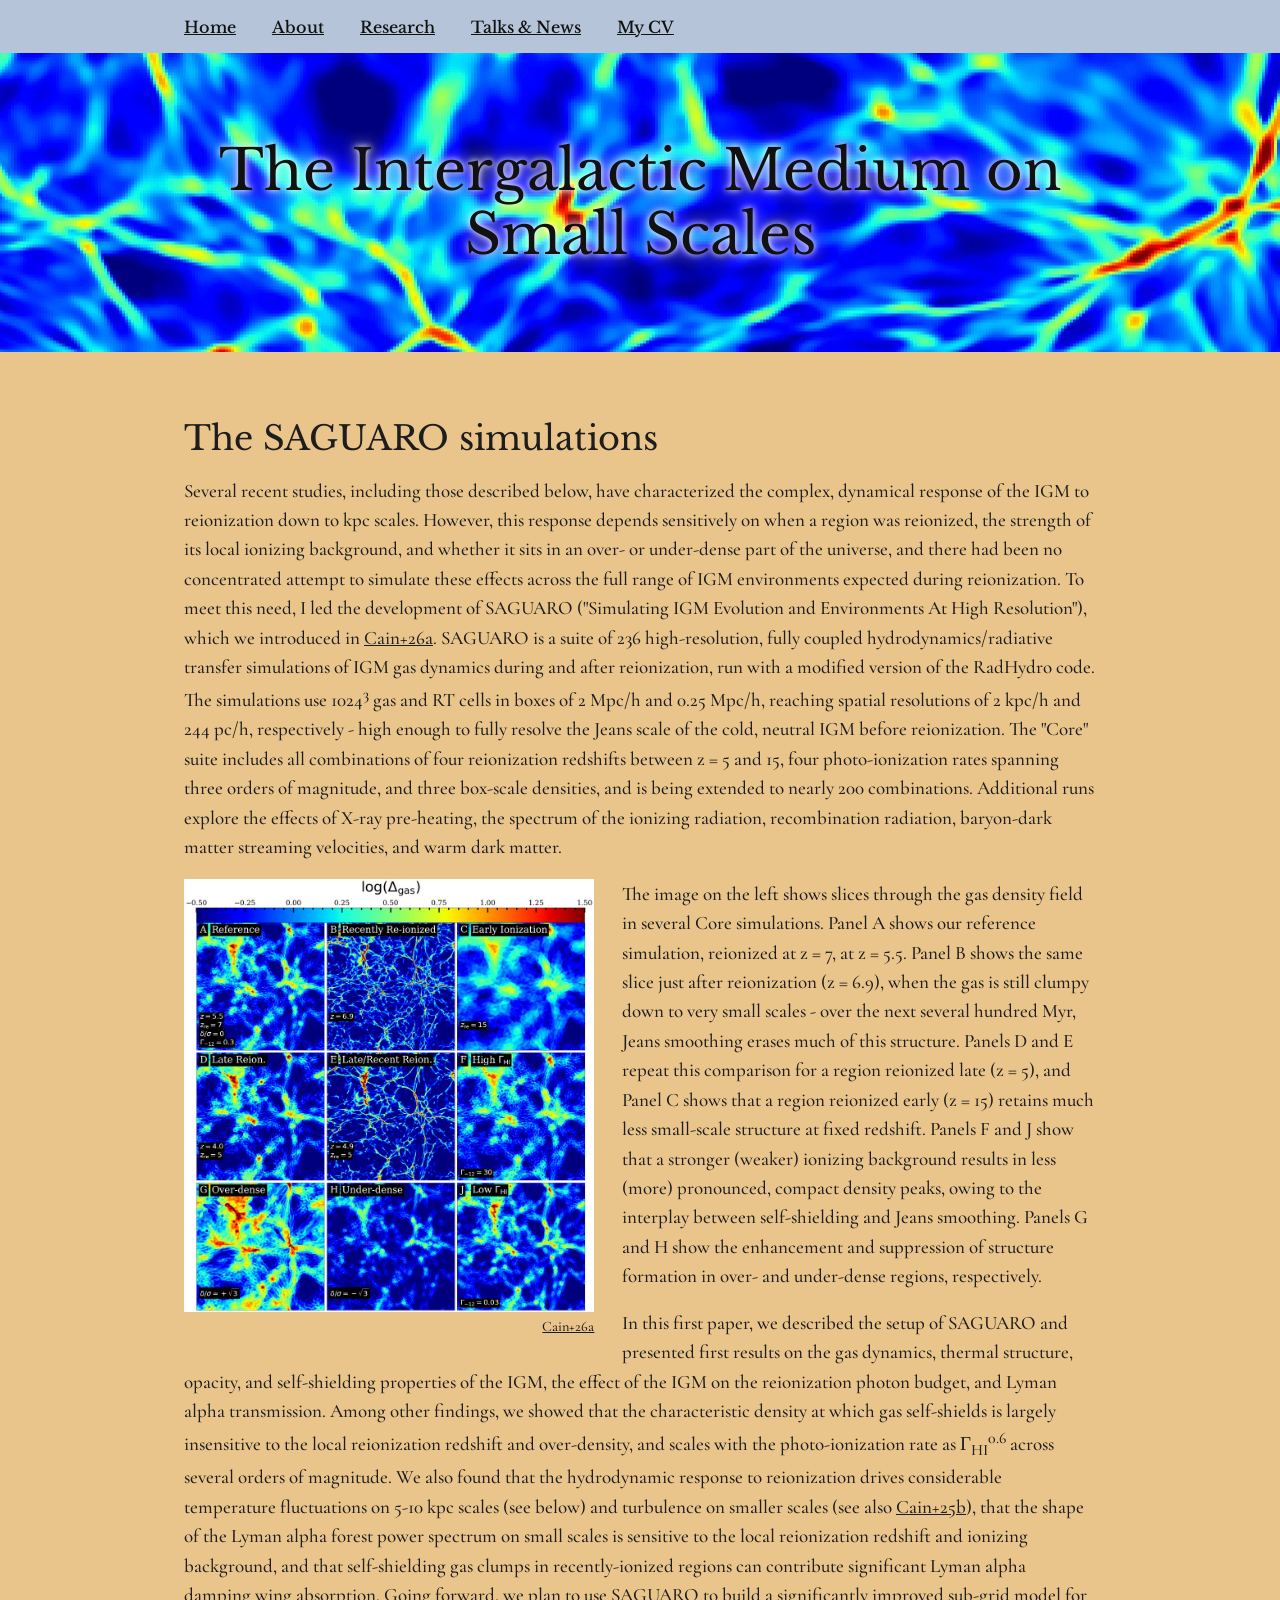
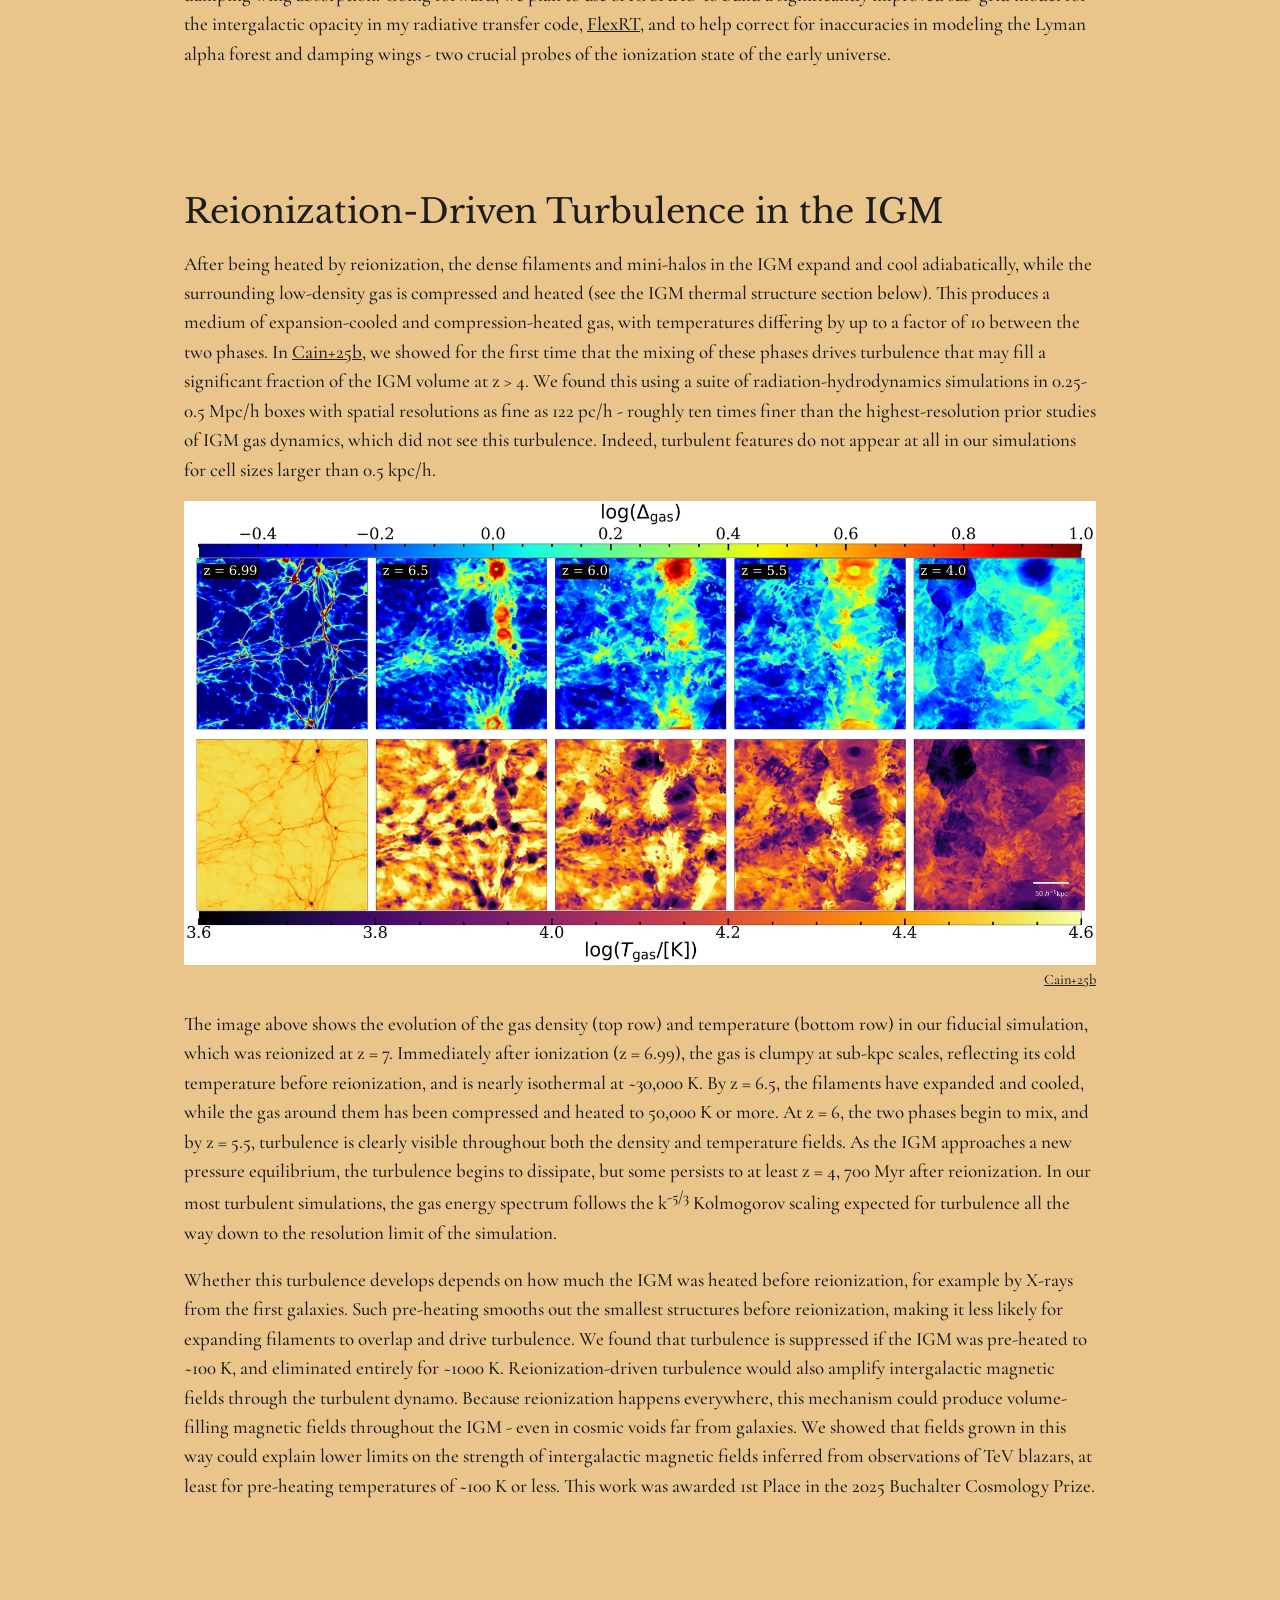
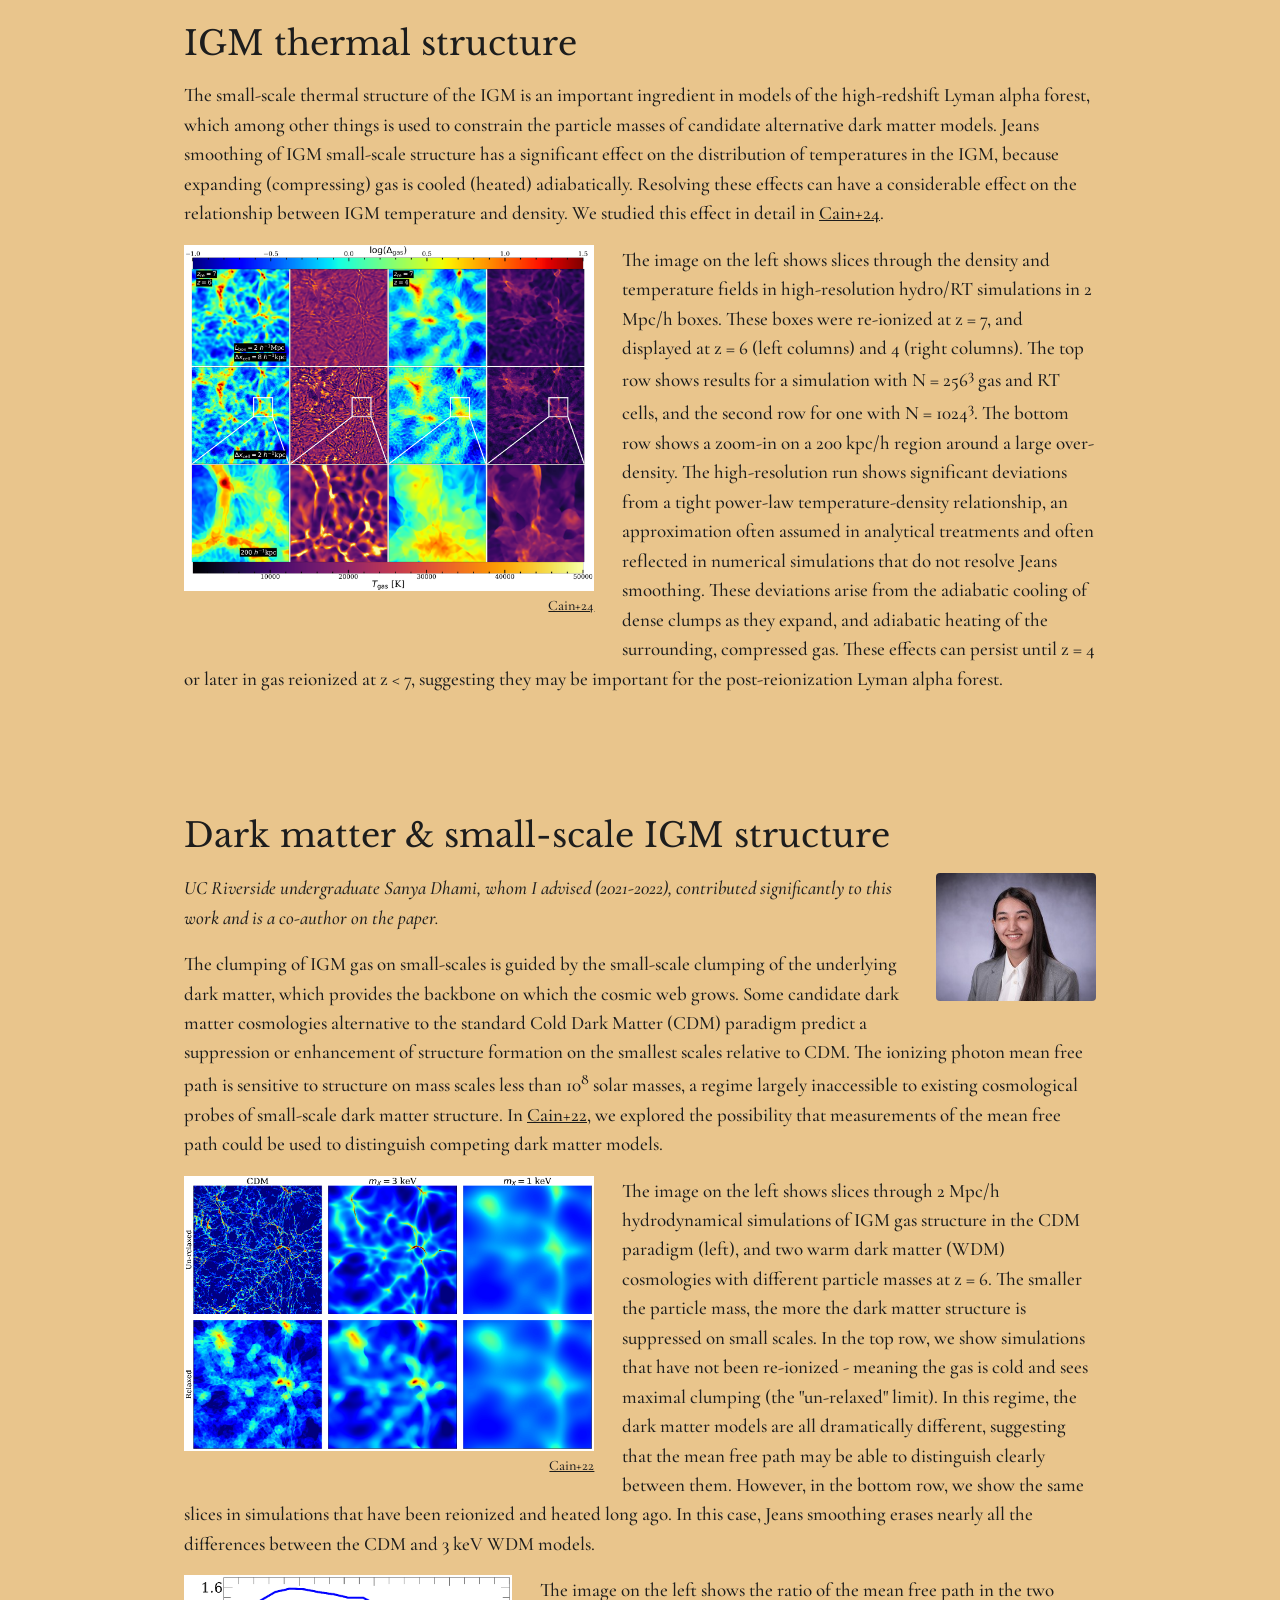
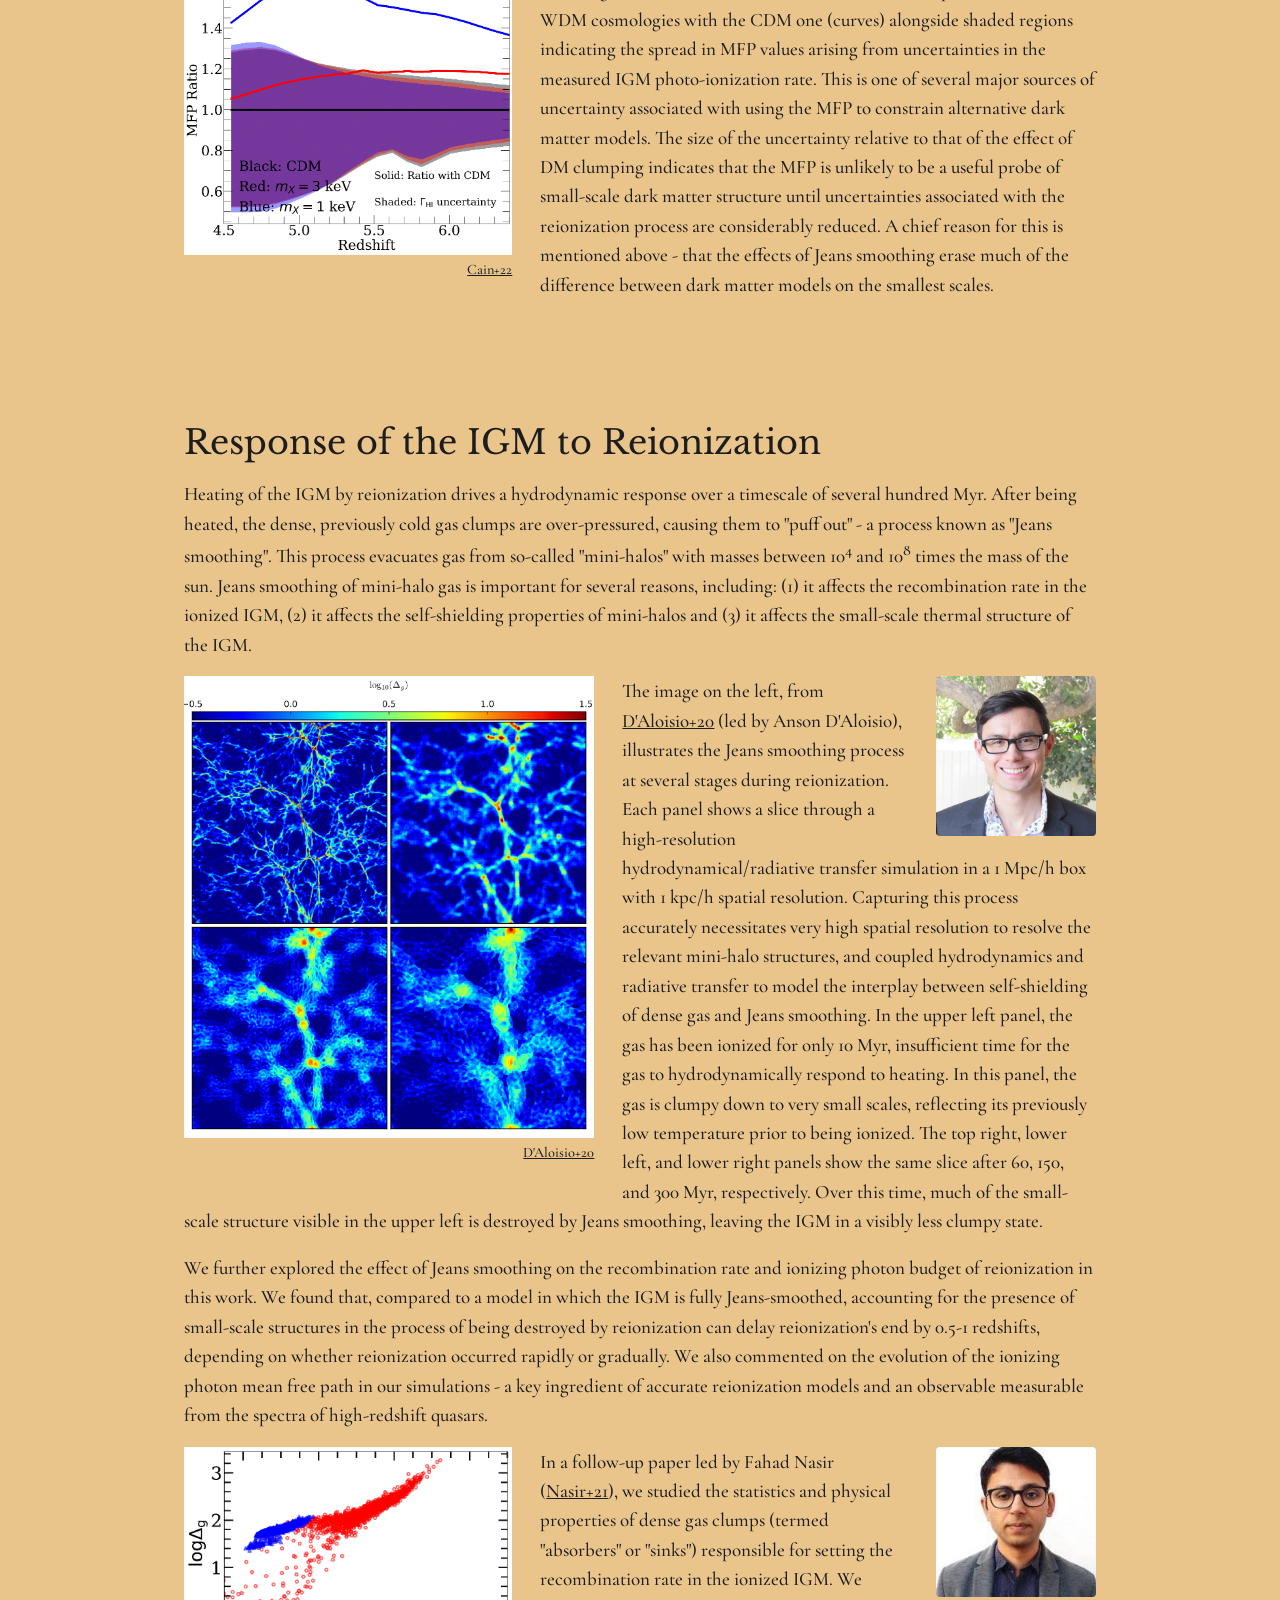
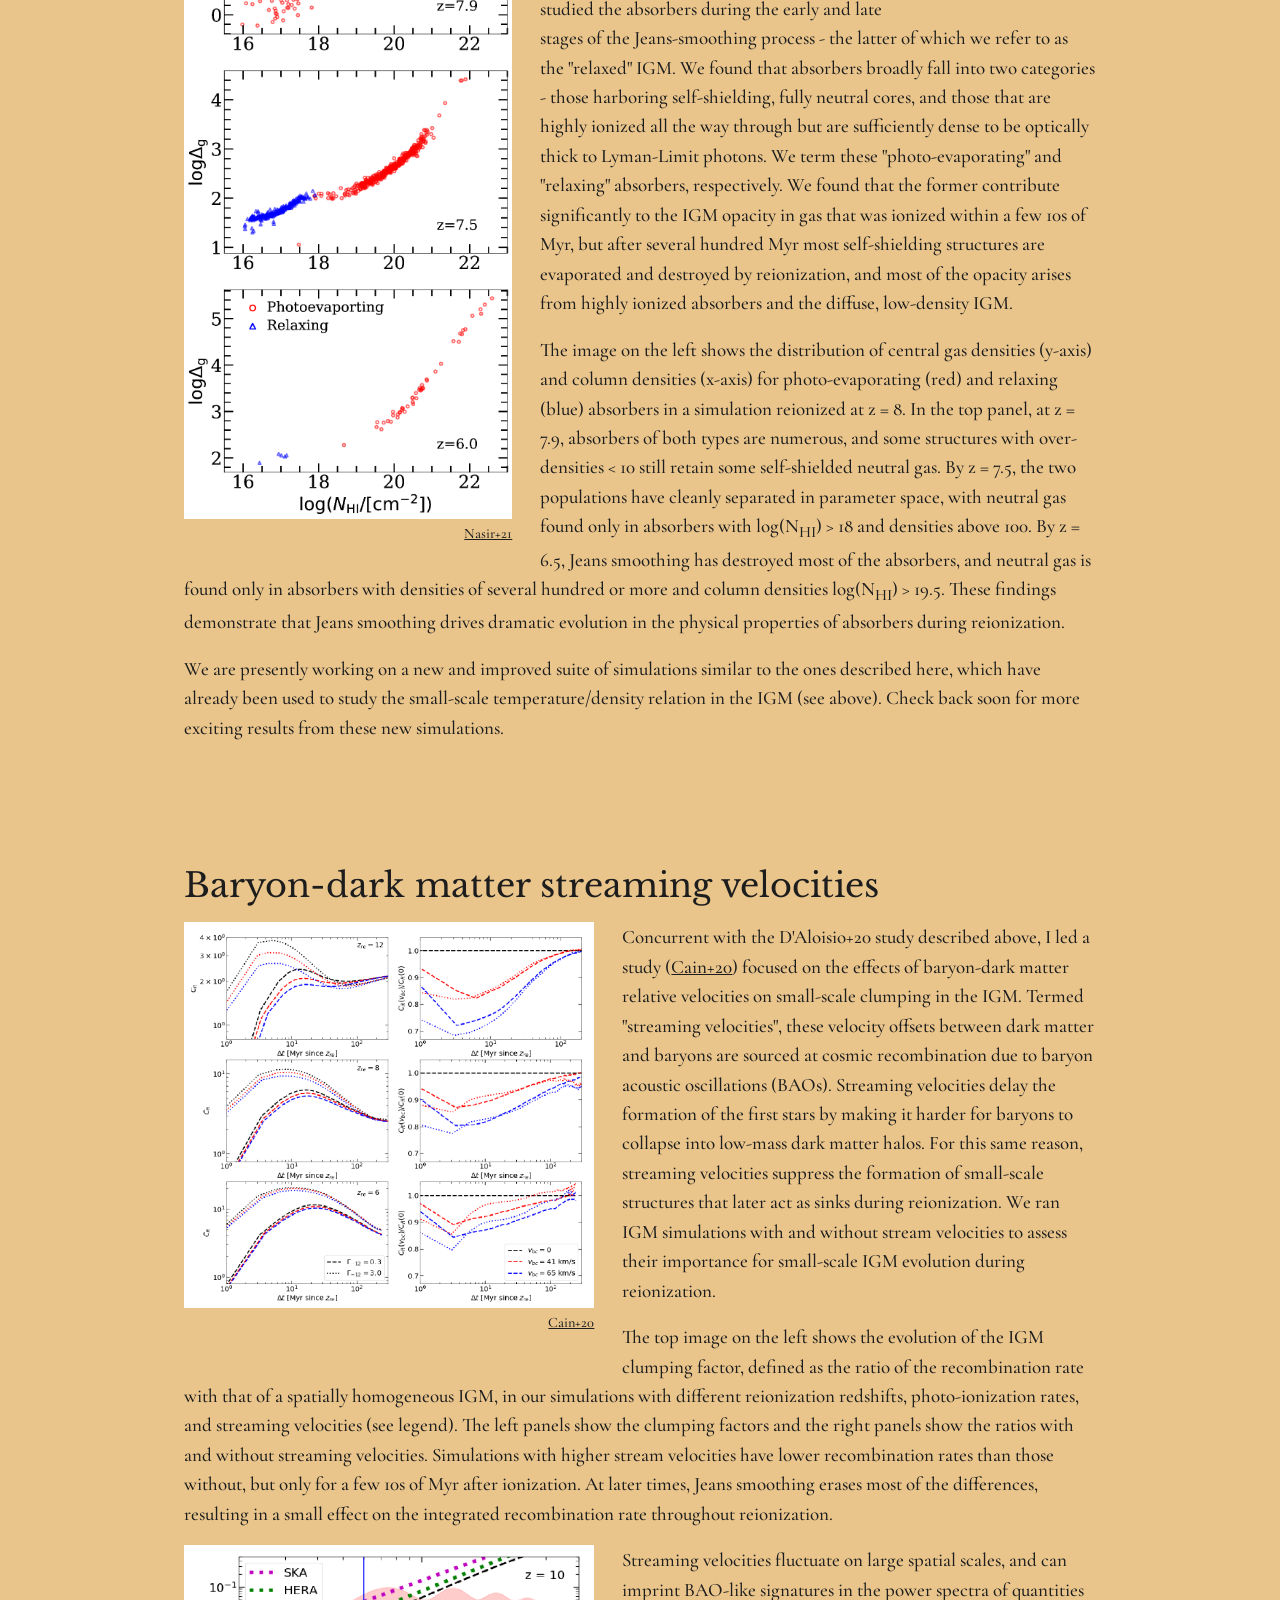
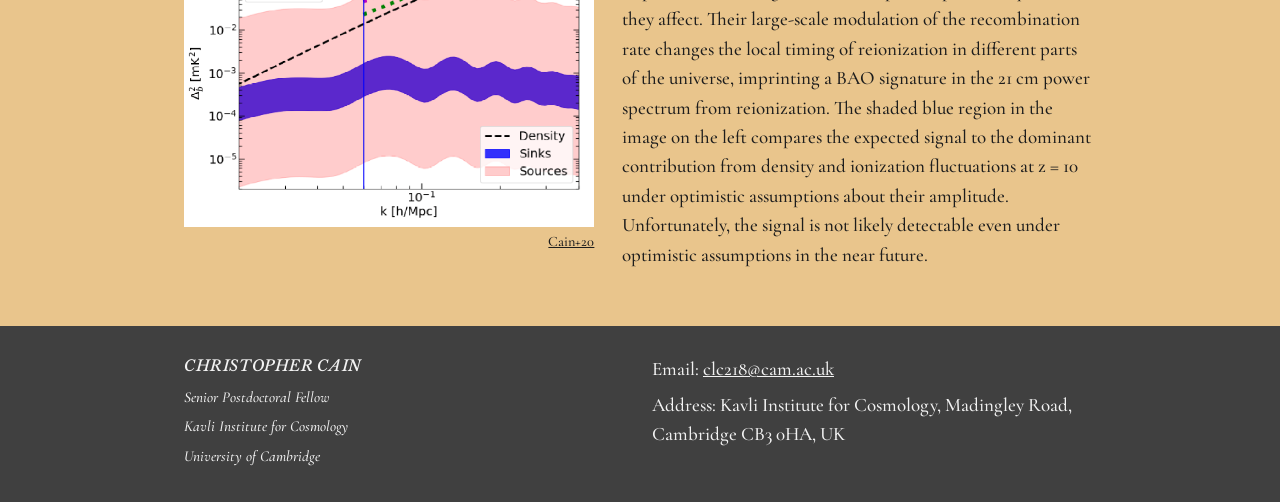
<file: igm-small-scales.html>
<!doctype html>
<html lang="en">
<head>
  <meta charset="utf-8">
  <meta name="viewport" content="width=device-width, initial-scale=1">
  <title>The IGM on Small Scales | Christopher Cain</title>
  <meta name="description" content="Research on the response of the intergalactic medium to reionization on small scales.">
  <link rel="preconnect" href="https://fonts.googleapis.com">
  <link rel="preconnect" href="https://fonts.gstatic.com" crossorigin>
  <link href="https://fonts.googleapis.com/css2?family=Cormorant+Garamond:ital,wght@0,400;0,500;0,700;1,400;1,500&family=Libre+Baskerville:ital@0;1&display=swap" rel="stylesheet">
  <link rel="stylesheet" href="css/style.css">
</head>
<body>

  <!-- ===== Menu bar (same on every page; edit all four files if you change it) ===== -->
  <nav class="site-nav">
    <ul>
      <li><a href="index.html">Home</a></li>
      <li><a href="index.html#about">About</a></li>
      <li><a href="index.html#research">Research</a></li>
      <li><a href="index.html#talks">Talks &amp; News</a></li>
      <li><a href="files/CV.pdf">My CV</a></li>
    </ul>
  </nav>

  <header class="banner light banner-igm">
    <div class="container">
      <h1>The Intergalactic Medium on<br> Small Scales</h1>
    </div>
  </header>

  <main class="bg-igm">

    <section>
      <div class="container">
        <h1>The SAGUARO simulations</h1>
        <p>Several recent studies, including those described below, have characterized the complex, dynamical response of the IGM to reionization down to kpc scales. However, this response depends sensitively on when a region was reionized, the strength of its local ionizing background, and whether it sits in an over- or under-dense part of the universe, and there had been no concentrated attempt to simulate these effects across the full range of IGM environments expected during reionization. To meet this need, I led the development of SAGUARO ("Simulating IGM Evolution and Environments At High Resolution"), which we introduced in <a href="https://arxiv.org/abs/2603.25788">Cain+26a</a>. SAGUARO is a suite of 236 high-resolution, fully coupled hydrodynamics/radiative transfer simulations of IGM gas dynamics during and after reionization, run with a modified version of the RadHydro code. The simulations use 1024<sup>3</sup> gas and RT cells in boxes of 2 Mpc/h and 0.25 Mpc/h, reaching spatial resolutions of 2 kpc/h and 244 pc/h, respectively - high enough to fully resolve the Jeans scale of the cold, neutral IGM before reionization. The "Core" suite includes all combinations of four reionization redshifts between z = 5 and 15, four photo-ionization rates spanning three orders of magnitude, and three box-scale densities, and is being extended to nearly 200 combinations. Additional runs explore the effects of X-ray pre-heating, the spectrum of the ionizing radiation, recombination radiation, baryon-dark matter streaming velocities, and warm dark matter.</p>
        <figure class="left">
          <a href="images/saguaro_density_slices.jpg"><img src="images/saguaro_density_slices.jpg" alt="Gas density slices through nine SAGUARO simulations with different reionization redshifts, ionizing backgrounds, and box-scale densities"></a>
          <figcaption><a href="https://arxiv.org/abs/2603.25788">Cain+26a</a></figcaption>
        </figure>
        <p>The image on the left shows slices through the gas density field in several Core simulations. Panel A shows our reference simulation, reionized at z = 7, at z = 5.5. Panel B shows the same slice just after reionization (z = 6.9), when the gas is still clumpy down to very small scales - over the next several hundred Myr, Jeans smoothing erases much of this structure. Panels D and E repeat this comparison for a region reionized late (z = 5), and Panel C shows that a region reionized early (z = 15) retains much less small-scale structure at fixed redshift. Panels F and J show that a stronger (weaker) ionizing background results in less (more) pronounced, compact density peaks, owing to the interplay between self-shielding and Jeans smoothing. Panels G and H show the enhancement and suppression of structure formation in over- and under-dense regions, respectively.</p>
        <p>In this first paper, we described the setup of SAGUARO and presented first results on the gas dynamics, thermal structure, opacity, and self-shielding properties of the IGM, the effect of the IGM on the reionization photon budget, and Lyman alpha transmission. Among other findings, we showed that the characteristic density at which gas self-shields is largely insensitive to the local reionization redshift and over-density, and scales with the photo-ionization rate as &Gamma;<sub>HI</sub><sup>0.6</sup> across several orders of magnitude. We also found that the hydrodynamic response to reionization drives considerable temperature fluctuations on 5-10 kpc scales (see below) and turbulence on smaller scales (see also <a href="https://arxiv.org/abs/2504.21082">Cain+25b</a>), that the shape of the Lyman alpha forest power spectrum on small scales is sensitive to the local reionization redshift and ionizing background, and that self-shielding gas clumps in recently-ionized regions can contribute significant Lyman alpha damping wing absorption. Going forward, we plan to use SAGUARO to build a significantly improved sub-grid model for the intergalactic opacity in my radiative transfer code, <a href="flexrt.html">FlexRT</a>, and to help correct for inaccuracies in modeling the Lyman alpha forest and damping wings - two crucial probes of the ionization state of the early universe.</p>
      </div>
    </section>

    <section>
      <div class="container">
        <h1>Reionization-Driven Turbulence in the IGM</h1>
        <p>After being heated by reionization, the dense filaments and mini-halos in the IGM expand and cool adiabatically, while the surrounding low-density gas is compressed and heated (see the IGM thermal structure section below). This produces a medium of expansion-cooled and compression-heated gas, with temperatures differing by up to a factor of 10 between the two phases. In <a href="https://arxiv.org/abs/2504.21082">Cain+25b</a>, we showed for the first time that the mixing of these phases drives turbulence that may fill a significant fraction of the IGM volume at z &gt; 4. We found this using a suite of radiation-hydrodynamics simulations in 0.25-0.5 Mpc/h boxes with spatial resolutions as fine as 122 pc/h - roughly ten times finer than the highest-resolution prior studies of IGM gas dynamics, which did not see this turbulence. Indeed, turbulent features do not appear at all in our simulations for cell sizes larger than 0.5 kpc/h.</p>
        <figure class="wide">
          <a href="images/turbulence_time_series.jpg"><img src="images/turbulence_time_series.jpg" alt="Gas density and temperature slices at z = 6.99, 6.5, 6.0, 5.5, and 4.0 showing the development of turbulence after reionization"></a>
          <figcaption><a href="https://arxiv.org/abs/2504.21082">Cain+25b</a></figcaption>
        </figure>
        <p>The image above shows the evolution of the gas density (top row) and temperature (bottom row) in our fiducial simulation, which was reionized at z = 7. Immediately after ionization (z = 6.99), the gas is clumpy at sub-kpc scales, reflecting its cold temperature before reionization, and is nearly isothermal at ~30,000 K. By z = 6.5, the filaments have expanded and cooled, while the gas around them has been compressed and heated to 50,000 K or more. At z = 6, the two phases begin to mix, and by z = 5.5, turbulence is clearly visible throughout both the density and temperature fields. As the IGM approaches a new pressure equilibrium, the turbulence begins to dissipate, but some persists to at least z = 4, 700 Myr after reionization. In our most turbulent simulations, the gas energy spectrum follows the k<sup>-5/3</sup> Kolmogorov scaling expected for turbulence all the way down to the resolution limit of the simulation.</p>
        <p>Whether this turbulence develops depends on how much the IGM was heated before reionization, for example by X-rays from the first galaxies. Such pre-heating smooths out the smallest structures before reionization, making it less likely for expanding filaments to overlap and drive turbulence. We found that turbulence is suppressed if the IGM was pre-heated to ~100 K, and eliminated entirely for ~1000 K. Reionization-driven turbulence would also amplify intergalactic magnetic fields through the turbulent dynamo. Because reionization happens everywhere, this mechanism could produce volume-filling magnetic fields throughout the IGM - even in cosmic voids far from galaxies. We showed that fields grown in this way could explain lower limits on the strength of intergalactic magnetic fields inferred from observations of TeV blazars, at least for pre-heating temperatures of ~100 K or less. This work was awarded 1st Place in the 2025 Buchalter Cosmology Prize.</p>
      </div>
    </section>

    <section>
      <div class="container">
        <h1>IGM thermal structure</h1>
        <p>The small-scale thermal structure of the IGM is an important ingredient in models of the high-redshift Lyman alpha forest, which among other things is used to constrain the particle masses of candidate alternative dark matter models. Jeans smoothing of IGM small-scale structure has a significant effect on the distribution of temperatures in the IGM, because expanding (compressing) gas is cooled (heated) adiabatically. Resolving these effects can have a considerable effect on the relationship between IGM temperature and density. We studied this effect in detail in <a href="https://arxiv.org/abs/2405.02397">Cain+24</a>.</p>
        <figure class="left">
          <a href="images/TD_vis.png"><img src="images/TD_vis.png" alt="Density and temperature slices at two resolutions"></a>
          <figcaption><a href="https://arxiv.org/abs/2405.02397">Cain+24</a></figcaption>
        </figure>
        <p>The image on the left shows slices through the density and temperature fields in high-resolution hydro/RT simulations in 2 Mpc/h boxes. These boxes were re-ionized at z = 7, and displayed at z = 6 (left columns) and 4 (right columns). The top row shows results for a simulation with N = 256<sup>3</sup> gas and RT cells, and the second row for one with N = 1024<sup>3</sup>. The bottom row shows a zoom-in on a 200 kpc/h region around a large over-density. The high-resolution run shows significant deviations from a tight power-law temperature-density relationship, an approximation often assumed in analytical treatments and often reflected in numerical simulations that do not resolve Jeans smoothing. These deviations arise from the adiabatic cooling of dense clumps as they expand, and adiabatic heating of the surrounding, compressed gas. These effects can persist until z = 4 or later in gas reionized at z &lt; 7, suggesting they may be important for the post-reionization Lyman alpha forest.</p>
      </div>
    </section>

    <section>
      <div class="container">
        <h1>Dark matter &amp; small-scale IGM structure</h1>
        <img class="student-photo" src="images/students/sanya-dhami.jpg" alt="Sanya Dhami">
        <p class="student-note">UC Riverside undergraduate Sanya Dhami, whom I advised (2021-2022), contributed significantly to this work and is a co-author on the paper.</p>
        <p>The clumping of IGM gas on small-scales is guided by the small-scale clumping of the underlying dark matter, which provides the backbone on which the cosmic web grows. Some candidate dark matter cosmologies alternative to the standard Cold Dark Matter (CDM) paradigm predict a suppression or enhancement of structure formation on the smallest scales relative to CDM. The ionizing photon mean free path is sensitive to structure on mass scales less than 10<sup>8</sup> solar masses, a regime largely inaccessible to existing cosmological probes of small-scale dark matter structure. In <a href="https://arxiv.org/abs/2207.02876">Cain+22</a>, we explored the possibility that measurements of the mean free path could be used to distinguish competing dark matter models.</p>
        <figure class="left">
          <a href="images/cdm_vs_wdm_slices.png"><img src="images/cdm_vs_wdm_slices.png" alt="Gas density slices in CDM and warm dark matter cosmologies"></a>
          <figcaption><a href="https://arxiv.org/abs/2207.02876">Cain+22</a></figcaption>
        </figure>
        <p>The image on the left shows slices through 2 Mpc/h hydrodynamical simulations of IGM gas structure in the CDM paradigm (left), and two warm dark matter (WDM) cosmologies with different particle masses at z = 6. The smaller the particle mass, the more the dark matter structure is suppressed on small scales. In the top row, we show simulations that have not been re-ionized - meaning the gas is cold and sees maximal clumping (the "un-relaxed" limit). In this regime, the dark matter models are all dramatically different, suggesting that the mean free path may be able to distinguish clearly between them. However, in the bottom row, we show the same slices in simulations that have been reionized and heated long ago. In this case, Jeans smoothing erases nearly all the differences between the CDM and 3 keV WDM models.</p>
        <figure class="left small" style="clear: left;">
          <a href="images/mfp_wdm_ratio.png"><img src="images/mfp_wdm_ratio.png" alt="Ratio of the mean free path in WDM and CDM cosmologies"></a>
          <figcaption><a href="https://arxiv.org/abs/2207.02876">Cain+22</a></figcaption>
        </figure>
        <p>The image on the left shows the ratio of the mean free path in the two WDM cosmologies with the CDM one (curves) alongside shaded regions indicating the spread in MFP values arising from uncertainties in the measured IGM photo-ionization rate. This is one of several major sources of uncertainty associated with using the MFP to constrain alternative dark matter models. The size of the uncertainty relative to that of the effect of DM clumping indicates that the MFP is unlikely to be a useful probe of small-scale dark matter structure until uncertainties associated with the reionization process are considerably reduced. A chief reason for this is mentioned above - that the effects of Jeans smoothing erase much of the difference between dark matter models on the smallest scales.</p>
      </div>
    </section>

    <section>
      <div class="container">
        <h1>Response of the IGM to Reionization</h1>
        <p>Heating of the IGM by reionization drives a hydrodynamic response over a timescale of several hundred Myr. After being heated, the dense, previously cold gas clumps are over-pressured, causing them to "puff out" - a process known as "Jeans smoothing". This process evacuates gas from so-called "mini-halos" with masses between 10<sup>4</sup> and 10<sup>8</sup> times the mass of the sun. Jeans smoothing of mini-halo gas is important for several reasons, including: (1) it affects the recombination rate in the ionized IGM, (2) it affects the self-shielding properties of mini-halos and (3) it affects the small-scale thermal structure of the IGM.</p>

        <img class="student-photo" src="images/anson-daloisio.jpg" alt="Anson D'Aloisio">
        <figure class="left">
          <a href="images/jeans_smoothing_daloisio20.png"><img src="images/jeans_smoothing_daloisio20.png" alt="Slices through a 1 Mpc/h simulation showing Jeans smoothing at several stages"></a>
          <figcaption><a href="https://arxiv.org/abs/2002.02467">D'Aloisio+20</a></figcaption>
        </figure>
        <p>The image on the left, from <a href="https://arxiv.org/abs/2002.02467">D'Aloisio+20</a> (led by Anson D'Aloisio), illustrates the Jeans smoothing process at several stages during reionization. Each panel shows a slice through a high-resolution hydrodynamical/radiative transfer simulation in a 1 Mpc/h box with 1 kpc/h spatial resolution. Capturing this process accurately necessitates very high spatial resolution to resolve the relevant mini-halo structures, and coupled hydrodynamics and radiative transfer to model the interplay between self-shielding of dense gas and Jeans smoothing. In the upper left panel, the gas has been ionized for only 10 Myr, insufficient time for the gas to hydrodynamically respond to heating. In this panel, the gas is clumpy down to very small scales, reflecting its previously low temperature prior to being ionized. The top right, lower left, and lower right panels show the same slice after 60, 150, and 300 Myr, respectively. Over this time, much of the small-scale structure visible in the upper left is destroyed by Jeans smoothing, leaving the IGM in a visibly less clumpy state.</p>
        <p>We further explored the effect of Jeans smoothing on the recombination rate and ionizing photon budget of reionization in this work. We found that, compared to a model in which the IGM is fully Jeans-smoothed, accounting for the presence of small-scale structures in the process of being destroyed by reionization can delay reionization's end by 0.5-1 redshifts, depending on whether reionization occurred rapidly or gradually. We also commented on the evolution of the ionizing photon mean free path in our simulations - a key ingredient of accurate reionization models and an observable measurable from the spectra of high-redshift quasars.</p>

        <img class="student-photo" src="images/fahad-nasir.jpg" alt="Fahad Nasir" style="clear: left;">
        <figure class="left small" style="clear: left;">
          <a href="images/NHI_vs_density_mean_density.png"><img src="images/NHI_vs_density_mean_density.png" alt="Central gas density versus column density for photo-evaporating and relaxing absorbers"></a>
          <figcaption><a href="https://arxiv.org/abs/2108.04837">Nasir+21</a></figcaption>
        </figure>
        <p>In a follow-up paper led by Fahad Nasir (<a href="https://arxiv.org/abs/2108.04837">Nasir+21</a>), we studied the statistics and physical properties of dense gas clumps (termed "absorbers" or "sinks") responsible for setting the recombination rate in the ionized IGM. We studied the absorbers during the early and late stages of the Jeans-smoothing process - the latter of which we refer to as the "relaxed" IGM. We found that absorbers broadly fall into two categories - those harboring self-shielding, fully neutral cores, and those that are highly ionized all the way through but are sufficiently dense to be optically thick to Lyman-Limit photons. We term these "photo-evaporating" and "relaxing" absorbers, respectively. We found that the former contribute significantly to the IGM opacity in gas that was ionized within a few 10s of Myr, but after several hundred Myr most self-shielding structures are evaporated and destroyed by reionization, and most of the opacity arises from highly ionized absorbers and the diffuse, low-density IGM.</p>
        <p>The image on the left shows the distribution of central gas densities (y-axis) and column densities (x-axis) for photo-evaporating (red) and relaxing (blue) absorbers in a simulation reionized at z = 8. In the top panel, at z = 7.9, absorbers of both types are numerous, and some structures with over-densities &lt; 10 still retain some self-shielded neutral gas. By z = 7.5, the two populations have cleanly separated in parameter space, with neutral gas found only in absorbers with log(N<sub>HI</sub>) &gt; 18 and densities above 100. By z = 6.5, Jeans smoothing has destroyed most of the absorbers, and neutral gas is found only in absorbers with densities of several hundred or more and column densities log(N<sub>HI</sub>) &gt; 19.5. These findings demonstrate that Jeans smoothing drives dramatic evolution in the physical properties of absorbers during reionization.</p>
        <p>We are presently working on a new and improved suite of simulations similar to the ones described here, which have already been used to study the small-scale temperature/density relation in the IGM (see above). Check back soon for more exciting results from these new simulations.</p>
      </div>
    </section>

    <section>
      <div class="container">
        <h1>Baryon-dark matter streaming velocities</h1>
        <figure class="left">
          <a href="images/clump_vs_time.png"><img src="images/clump_vs_time.png" alt="Evolution of the IGM clumping factor with and without streaming velocities"></a>
          <figcaption><a href="https://arxiv.org/abs/2004.10209">Cain+20</a></figcaption>
        </figure>
        <p>Concurrent with the D'Aloisio+20 study described above, I led a study (<a href="https://arxiv.org/abs/2004.10209">Cain+20</a>) focused on the effects of baryon-dark matter relative velocities on small-scale clumping in the IGM. Termed "streaming velocities", these velocity offsets between dark matter and baryons are sourced at cosmic recombination due to baryon acoustic oscillations (BAOs). Streaming velocities delay the formation of the first stars by making it harder for baryons to collapse into low-mass dark matter halos. For this same reason, streaming velocities suppress the formation of small-scale structures that later act as sinks during reionization. We ran IGM simulations with and without stream velocities to assess their importance for small-scale IGM evolution during reionization.</p>
        <p>The top image on the left shows the evolution of the IGM clumping factor, defined as the ratio of the recombination rate with that of a spatially homogeneous IGM, in our simulations with different reionization redshifts, photo-ionization rates, and streaming velocities (see legend). The left panels show the clumping factors and the right panels show the ratios with and without streaming velocities. Simulations with higher stream velocities have lower recombination rates than those without, but only for a few 10s of Myr after ionization. At later times, Jeans smoothing erases most of the differences, resulting in a small effect on the integrated recombination rate throughout reionization.</p>
        <figure class="left" style="clear: left;">
          <a href="images/bao_21cm_signal.png"><img src="images/bao_21cm_signal.png" alt="BAO signature from streaming velocities in the 21 cm power spectrum"></a>
          <figcaption><a href="https://arxiv.org/abs/2004.10209">Cain+20</a></figcaption>
        </figure>
        <p>Streaming velocities fluctuate on large spatial scales, and can imprint BAO-like signatures in the power spectra of quantities they affect. Their large-scale modulation of the recombination rate changes the local timing of reionization in different parts of the universe, imprinting a BAO signature in the 21 cm power spectrum from reionization. The shaded blue region in the image on the left compares the expected signal to the dominant contribution from density and ionization fluctuations at z = 10 under optimistic assumptions about their amplitude. Unfortunately, the signal is not likely detectable even under optimistic assumptions in the near future.</p>
      </div>
    </section>

  </main>

  <!-- ===== Footer (same on every page) ===== -->
  <footer class="site-footer">
    <div class="container">
      <div class="affil">
        <p class="name">CHRISTOPHER CAIN</p>
        <p>Senior Postdoctoral Fellow</p>
        <p>Kavli Institute for Cosmology</p>
        <p>University of Cambridge</p>
      </div>
      <div>
        <p>Email: <a href="mailto:clc218@cam.ac.uk">clc218@cam.ac.uk</a></p>
        <p>Address: Kavli Institute for Cosmology, Madingley Road, Cambridge CB3 0HA, UK</p>
      </div>
    </div>
  </footer>

</body>
</html>
</file>
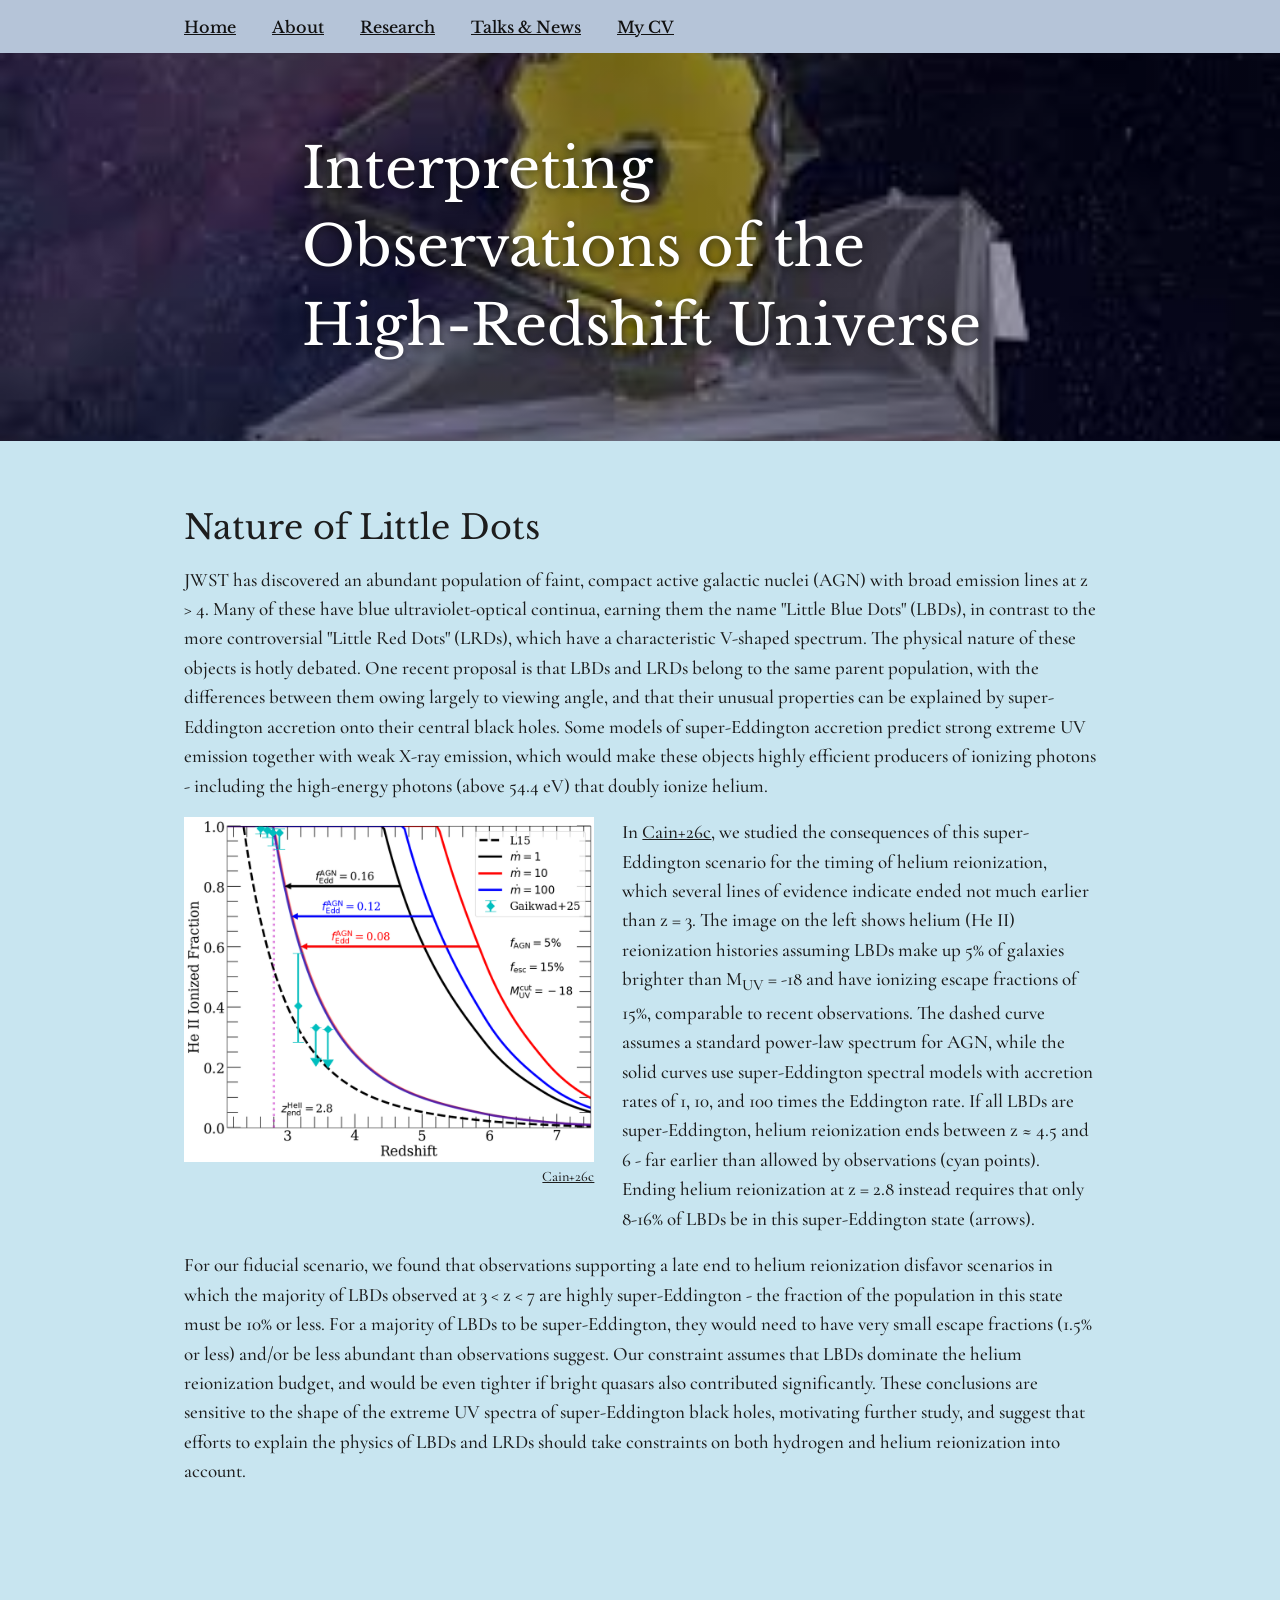
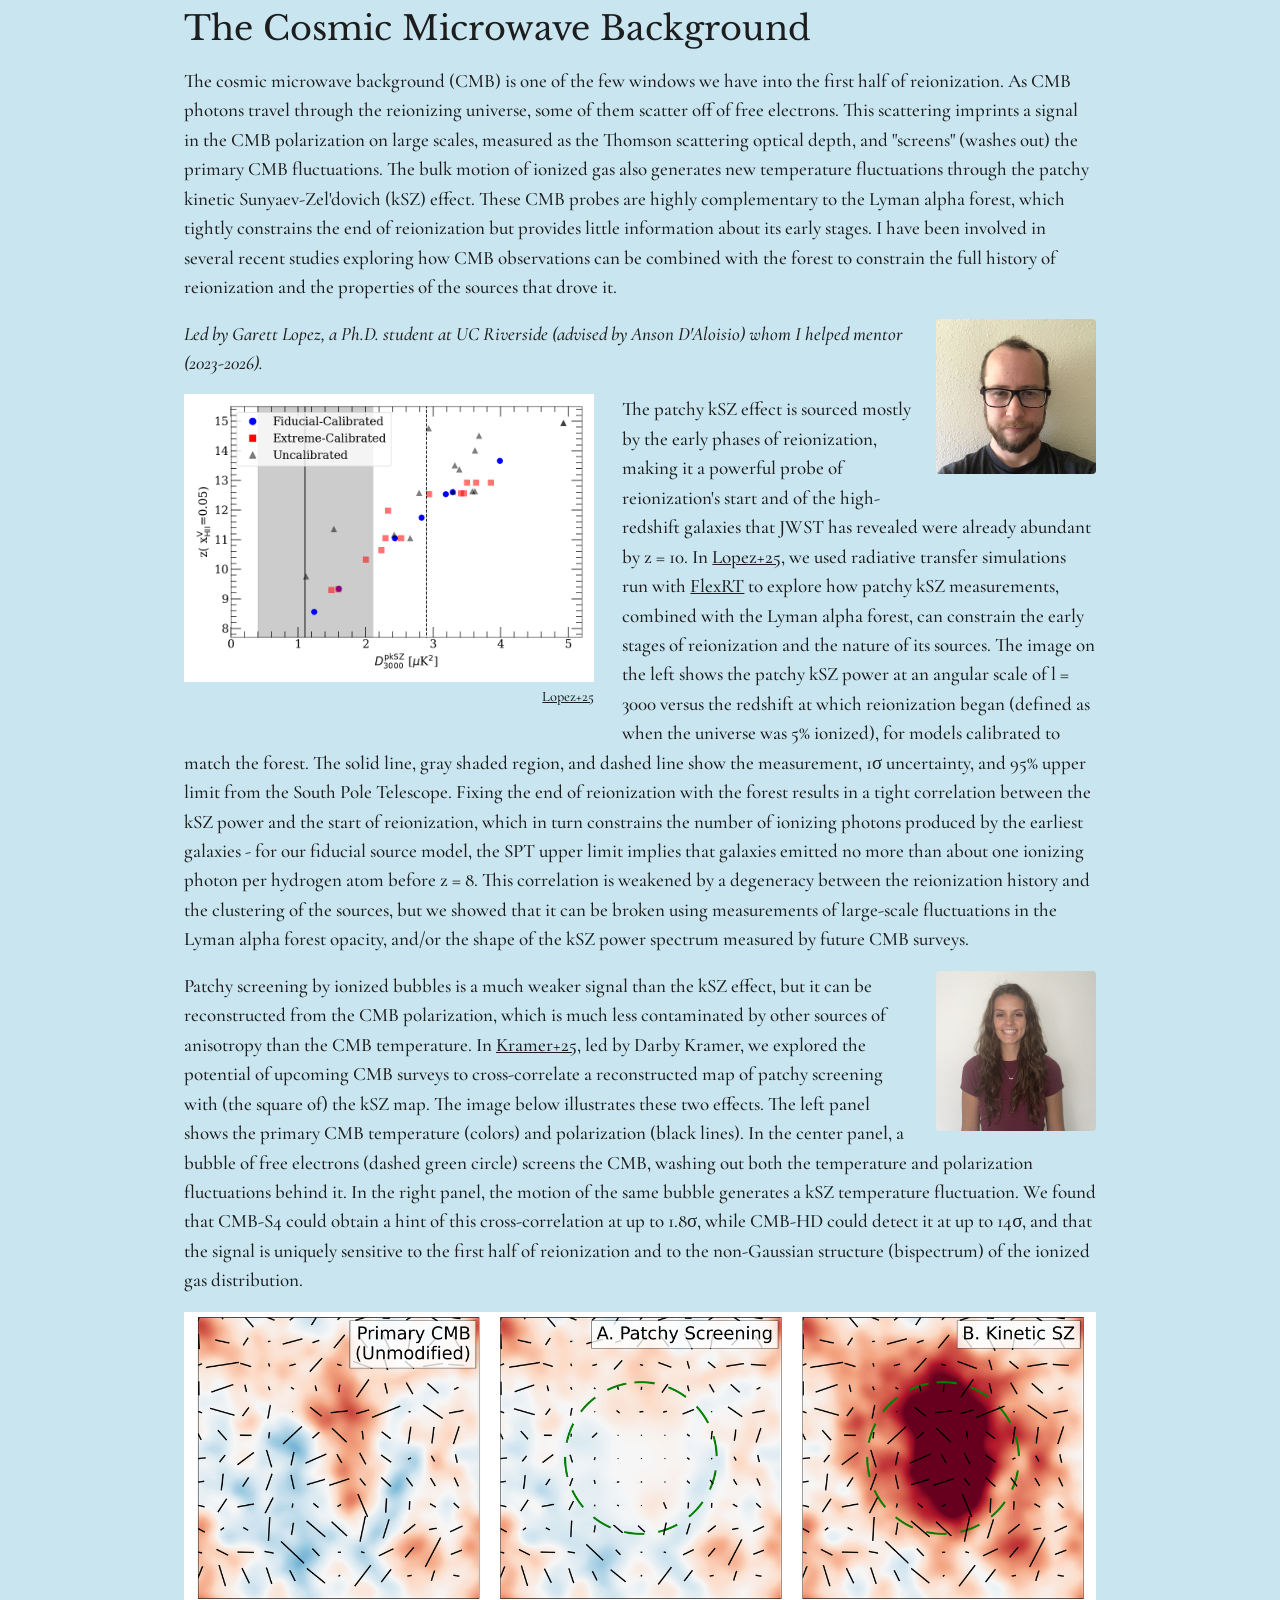
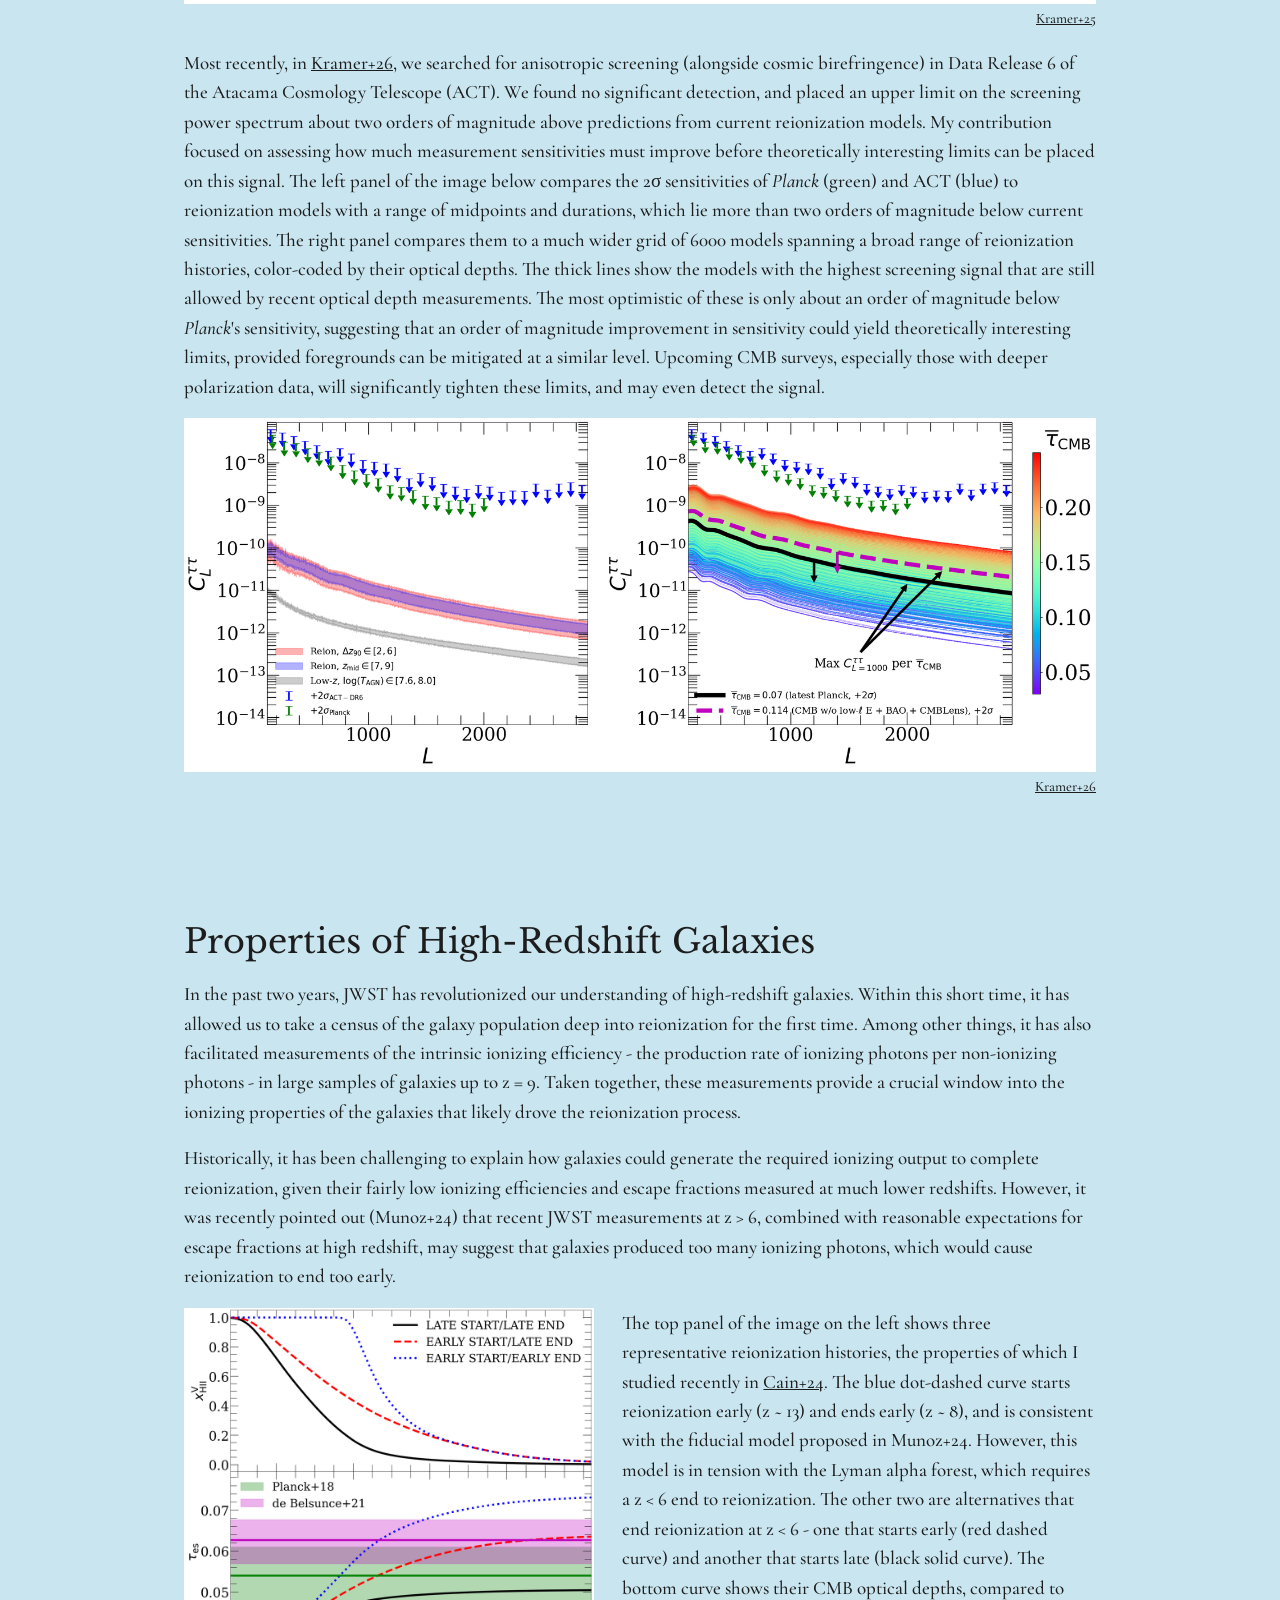
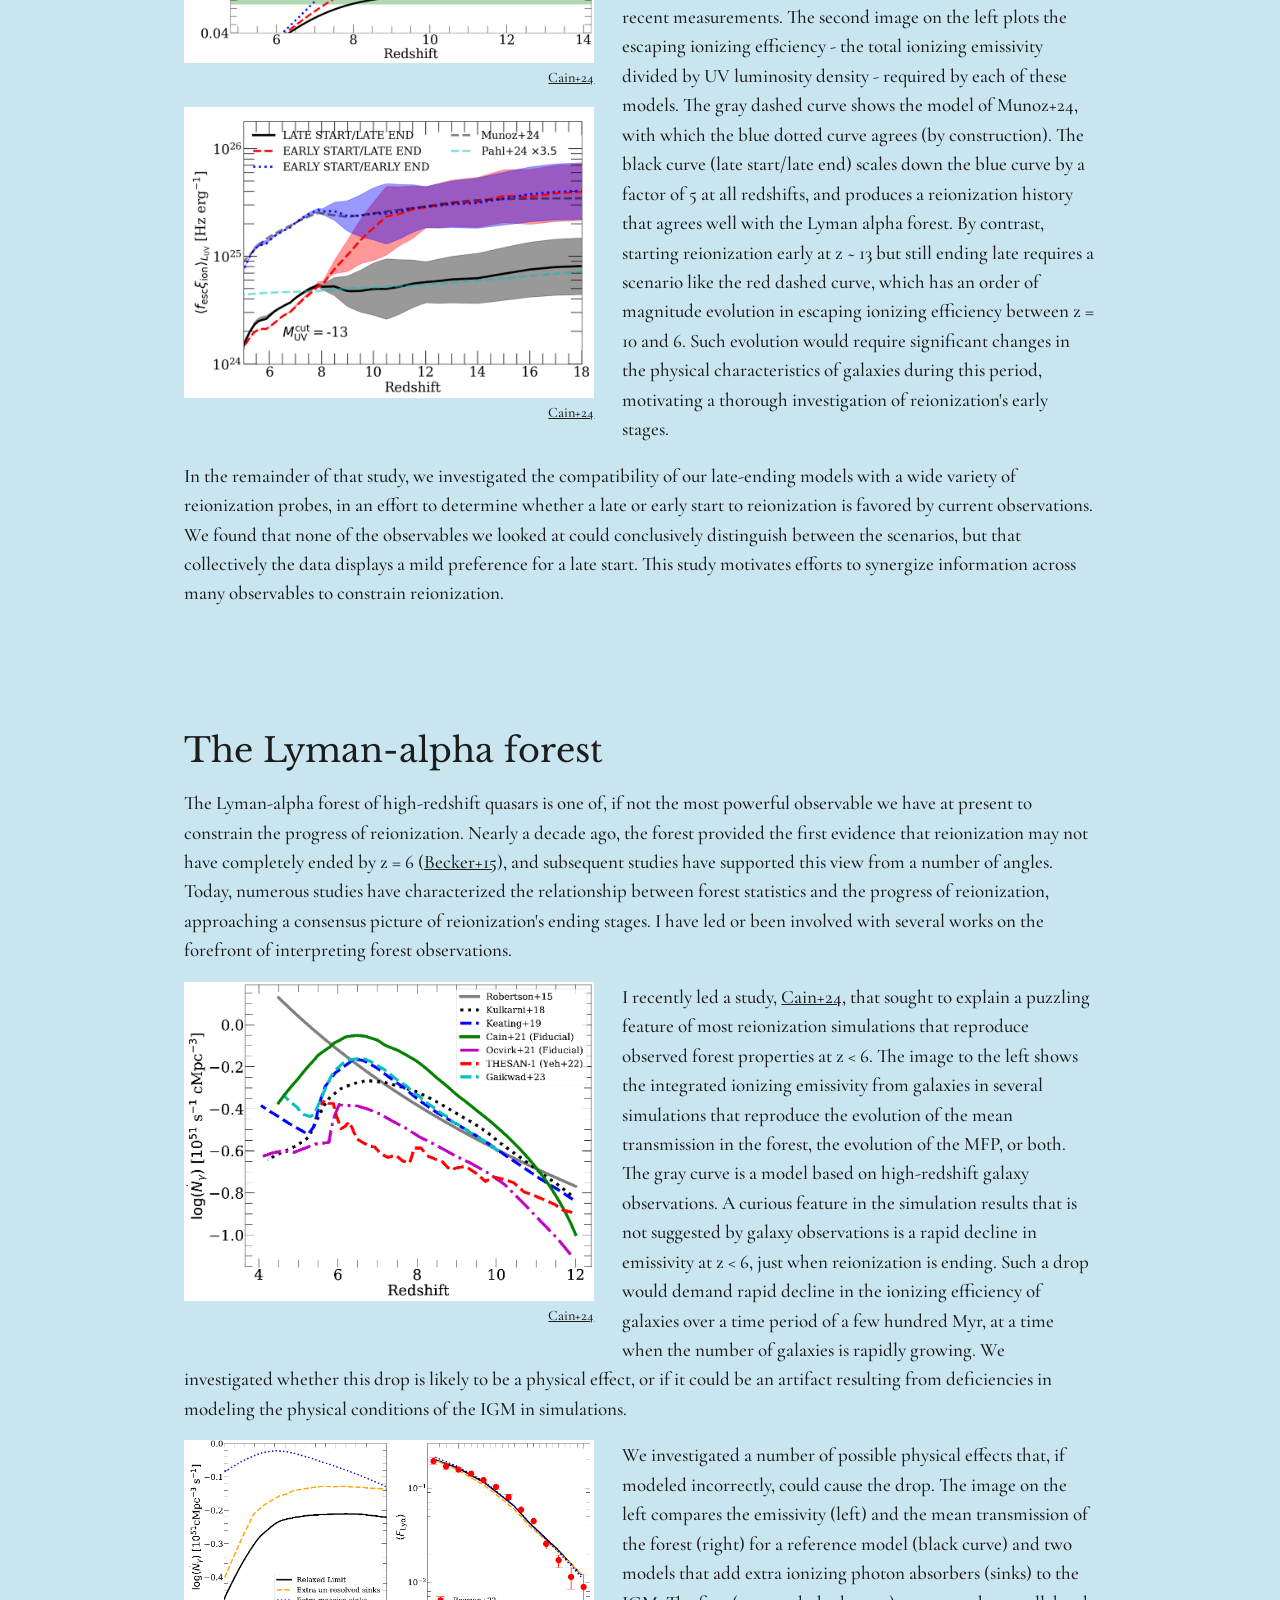
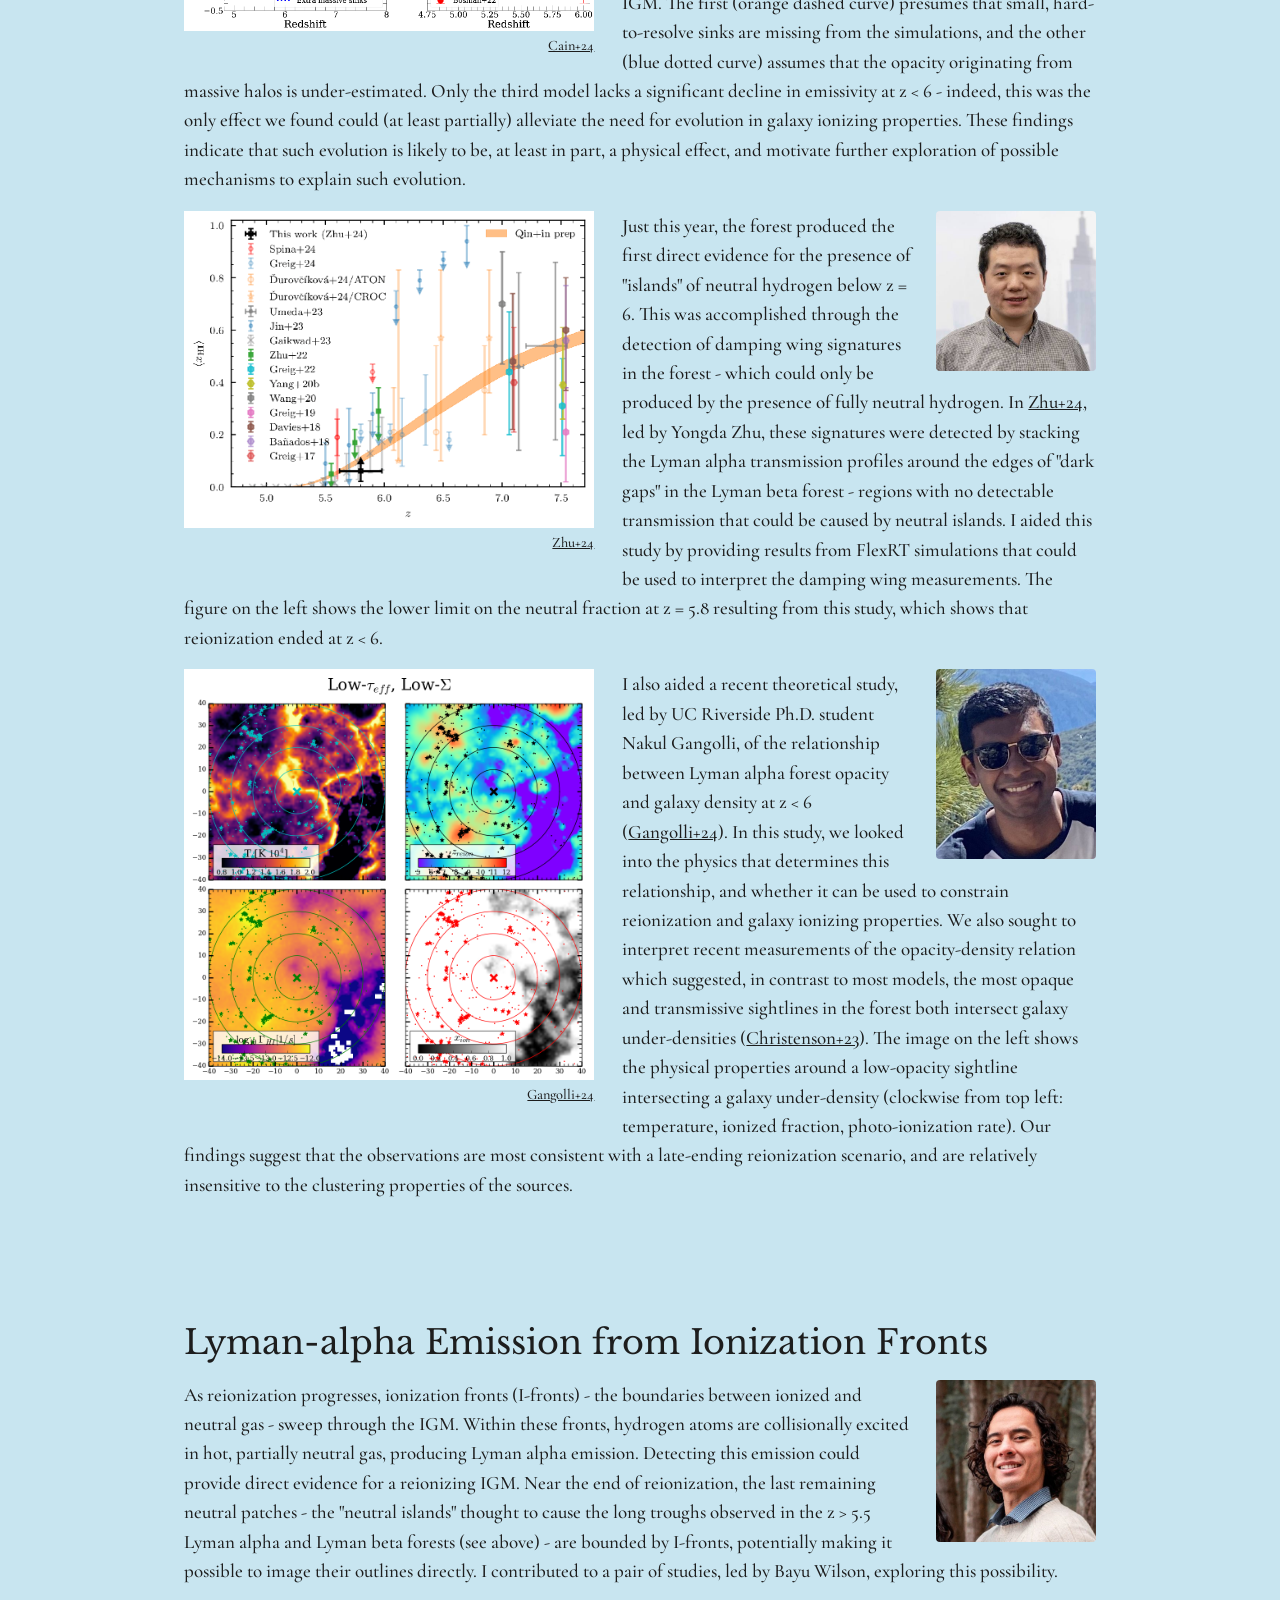
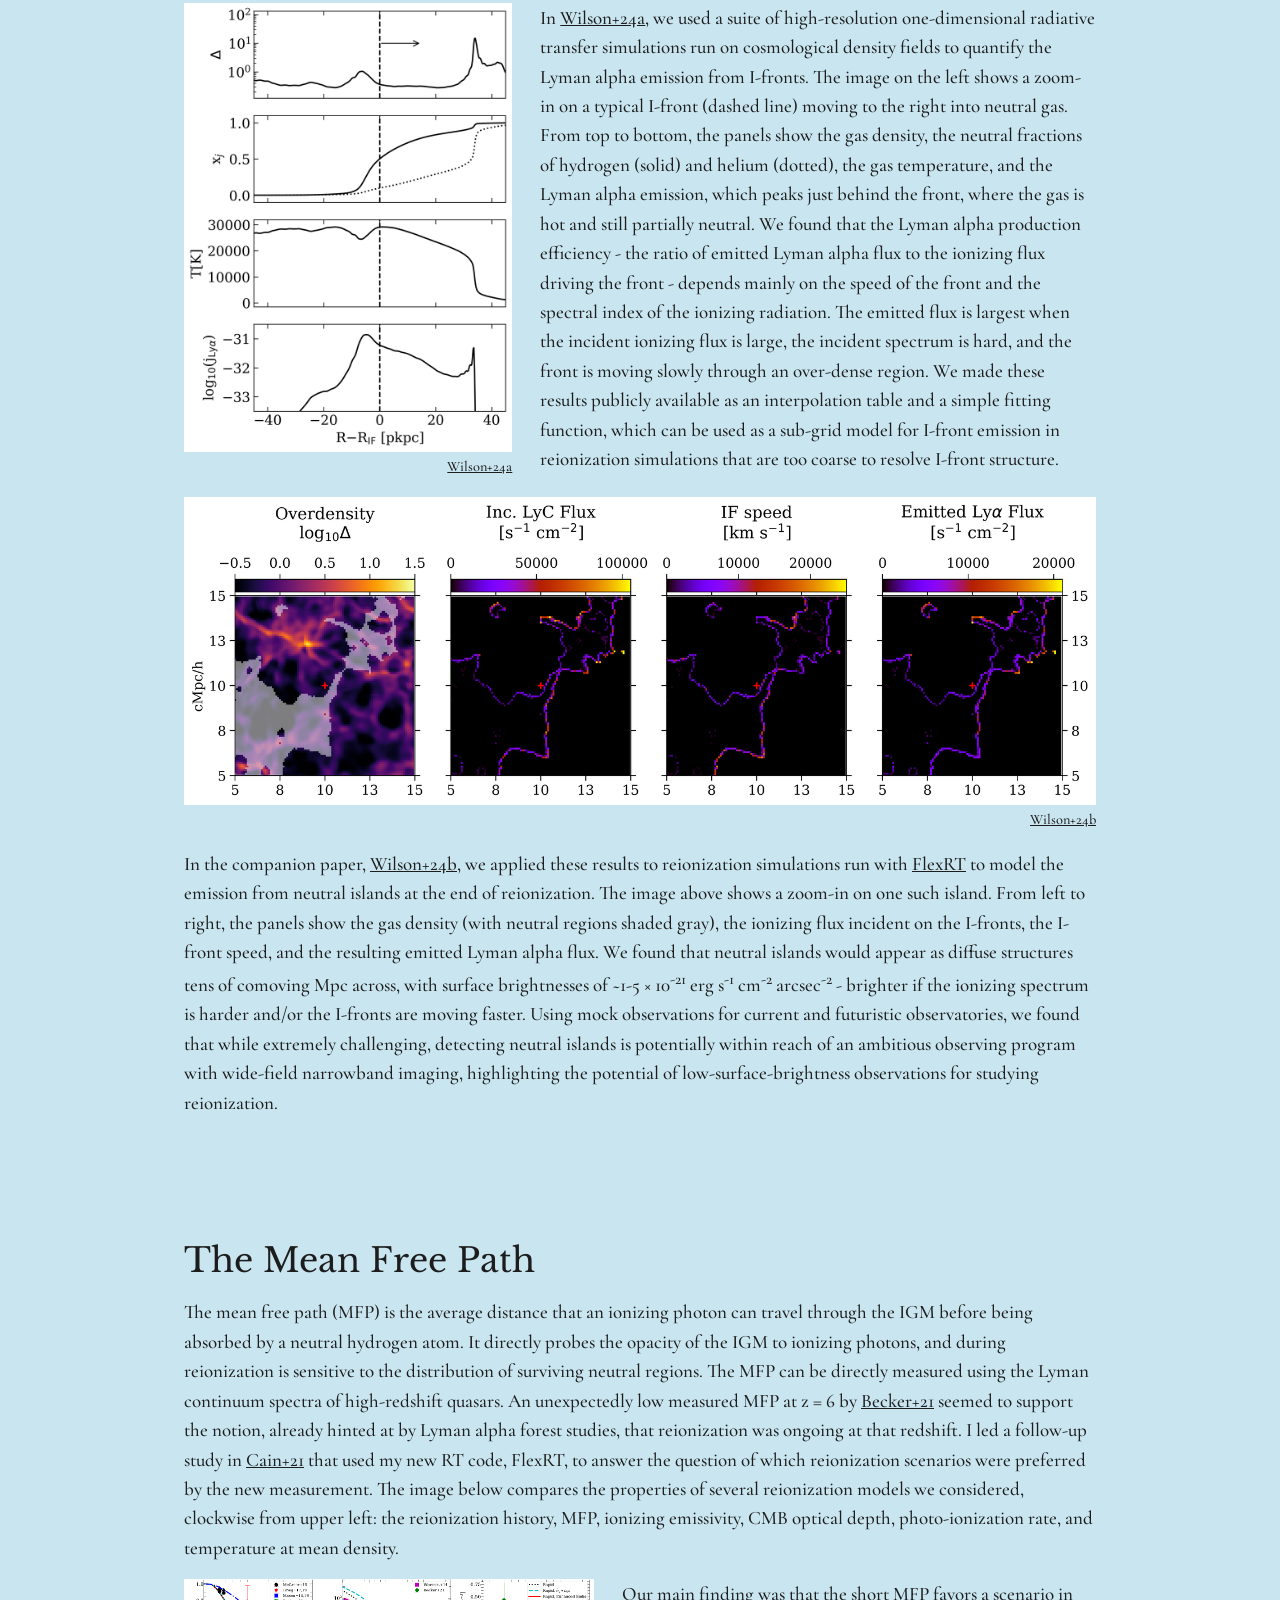
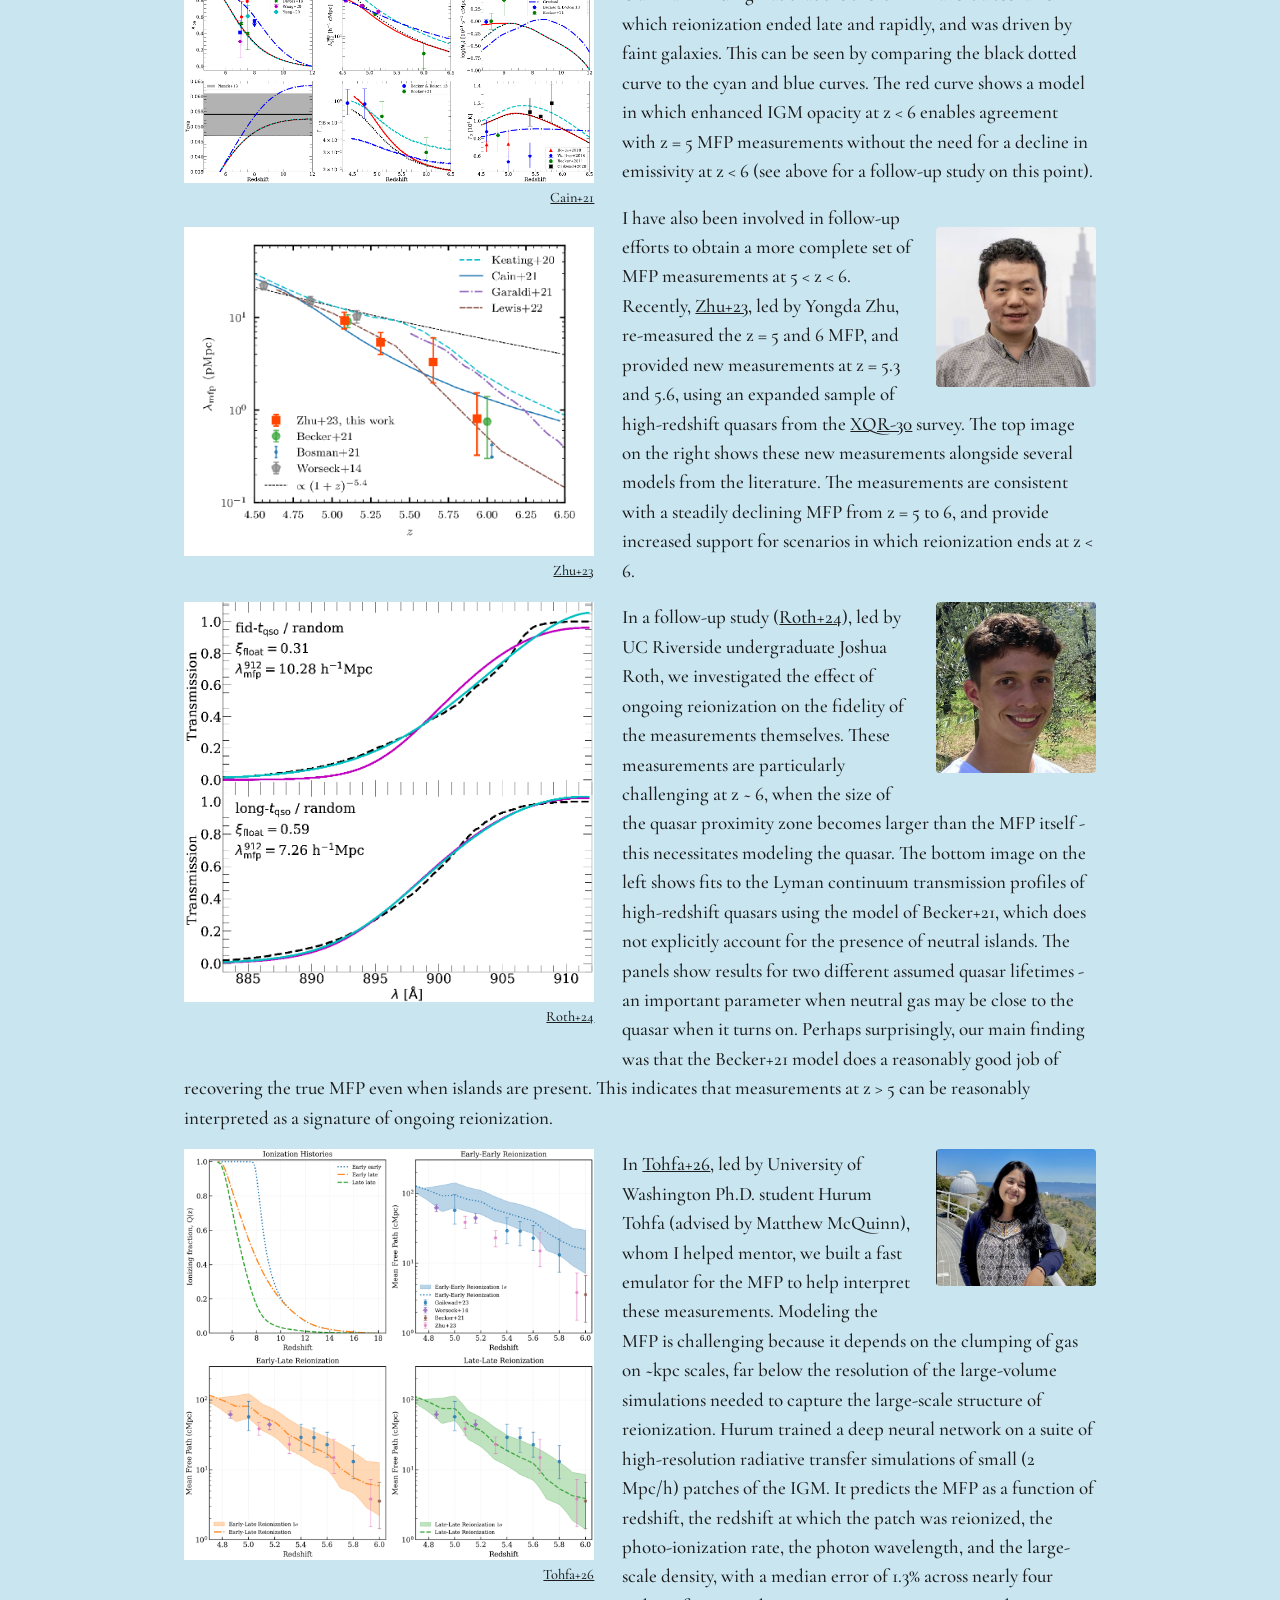
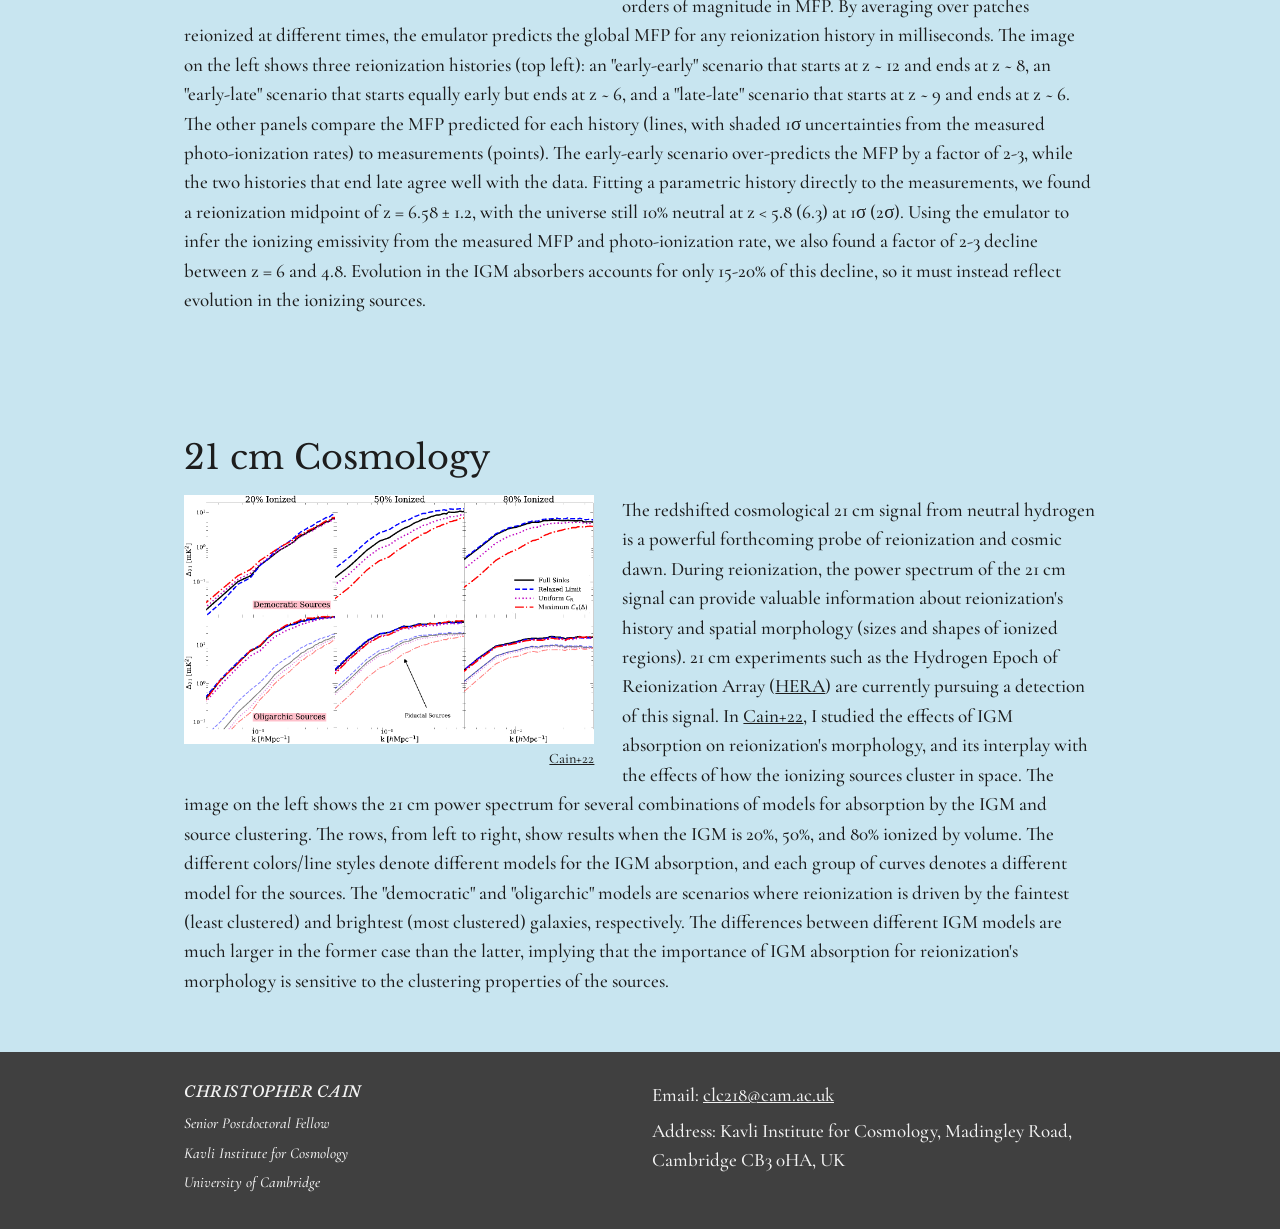
<file: interpreting-observations.html>
<!doctype html>
<html lang="en">
<head>
  <meta charset="utf-8">
  <meta name="viewport" content="width=device-width, initial-scale=1">
  <title>Interpreting Observations | Christopher Cain</title>
  <meta name="description" content="Using reionization simulations to interpret observations of the high-redshift universe.">
  <link rel="preconnect" href="https://fonts.googleapis.com">
  <link rel="preconnect" href="https://fonts.gstatic.com" crossorigin>
  <link href="https://fonts.googleapis.com/css2?family=Cormorant+Garamond:ital,wght@0,400;0,500;0,700;1,400;1,500&family=Libre+Baskerville:ital@0;1&display=swap" rel="stylesheet">
  <link rel="stylesheet" href="css/style.css">
</head>
<body>

  <!-- ===== Menu bar (same on every page; edit all four files if you change it) ===== -->
  <nav class="site-nav">
    <ul>
      <li><a href="index.html">Home</a></li>
      <li><a href="index.html#about">About</a></li>
      <li><a href="index.html#research">Research</a></li>
      <li><a href="index.html#talks">Talks &amp; News</a></li>
      <li><a href="files/CV.pdf">My CV</a></li>
    </ul>
  </nav>

  <header class="banner dark banner-obs">
    <div class="container">
      <h1>Interpreting<br> Observations of the<br> High-Redshift Universe</h1>
    </div>
  </header>

  <main class="bg-obs">

    <section>
      <div class="container">
        <h1>Nature of Little Dots</h1>
        <p>JWST has discovered an abundant population of faint, compact active galactic nuclei (AGN) with broad emission lines at z &gt; 4. Many of these have blue ultraviolet-optical continua, earning them the name "Little Blue Dots" (LBDs), in contrast to the more controversial "Little Red Dots" (LRDs), which have a characteristic V-shaped spectrum. The physical nature of these objects is hotly debated. One recent proposal is that LBDs and LRDs belong to the same parent population, with the differences between them owing largely to viewing angle, and that their unusual properties can be explained by super-Eddington accretion onto their central black holes. Some models of super-Eddington accretion predict strong extreme UV emission together with weak X-ray emission, which would make these objects highly efficient producers of ionizing photons - including the high-energy photons (above 54.4 eV) that doubly ionize helium.</p>
        <figure class="left" style="clear: left;">
          <a href="images/heII_reion_lbd_cain26c.png"><img src="images/heII_reion_lbd_cain26c.png" alt="Helium II reionization histories for standard and super-Eddington AGN spectra compared to observational constraints"></a>
          <figcaption><a href="https://arxiv.org/abs/2608.28745">Cain+26c</a></figcaption>
        </figure>
        <p>In <a href="https://arxiv.org/abs/2608.28745">Cain+26c</a>, we studied the consequences of this super-Eddington scenario for the timing of helium reionization, which several lines of evidence indicate ended not much earlier than z = 3. The image on the left shows helium (He II) reionization histories assuming LBDs make up 5% of galaxies brighter than M<sub>UV</sub> = -18 and have ionizing escape fractions of 15%, comparable to recent observations. The dashed curve assumes a standard power-law spectrum for AGN, while the solid curves use super-Eddington spectral models with accretion rates of 1, 10, and 100 times the Eddington rate. If all LBDs are super-Eddington, helium reionization ends between z &approx; 4.5 and 6 - far earlier than allowed by observations (cyan points). Ending helium reionization at z = 2.8 instead requires that only 8-16% of LBDs be in this super-Eddington state (arrows).</p>
        <p>For our fiducial scenario, we found that observations supporting a late end to helium reionization disfavor scenarios in which the majority of LBDs observed at 3 &lt; z &lt; 7 are highly super-Eddington - the fraction of the population in this state must be 10% or less. For a majority of LBDs to be super-Eddington, they would need to have very small escape fractions (1.5% or less) and/or be less abundant than observations suggest. Our constraint assumes that LBDs dominate the helium reionization budget, and would be even tighter if bright quasars also contributed significantly. These conclusions are sensitive to the shape of the extreme UV spectra of super-Eddington black holes, motivating further study, and suggest that efforts to explain the physics of LBDs and LRDs should take constraints on both hydrogen and helium reionization into account.</p>
      </div>
    </section>

    <section>
      <div class="container">
        <h1>The Cosmic Microwave Background</h1>
        <p>The cosmic microwave background (CMB) is one of the few windows we have into the first half of reionization. As CMB photons travel through the reionizing universe, some of them scatter off of free electrons. This scattering imprints a signal in the CMB polarization on large scales, measured as the Thomson scattering optical depth, and "screens" (washes out) the primary CMB fluctuations. The bulk motion of ionized gas also generates new temperature fluctuations through the patchy kinetic Sunyaev-Zel'dovich (kSZ) effect. These CMB probes are highly complementary to the Lyman alpha forest, which tightly constrains the end of reionization but provides little information about its early stages. I have been involved in several recent studies exploring how CMB observations can be combined with the forest to constrain the full history of reionization and the properties of the sources that drove it.</p>
        <img class="student-photo" src="images/students/garett-lopez.jpg" alt="Garett Lopez">
        <p class="student-note" style="clear: left;">Led by Garett Lopez, a Ph.D. student at UC Riverside (advised by Anson D'Aloisio) whom I helped mentor (2023-2026).</p>
        <figure class="left" style="clear: left;">
          <a href="images/pksz_vs_reion_start_lopez25.png"><img src="images/pksz_vs_reion_start_lopez25.png" alt="Patchy kSZ power at l = 3000 versus the redshift at which reionization begins"></a>
          <figcaption><a href="https://arxiv.org/abs/2507.17817">Lopez+25</a></figcaption>
        </figure>
        <p>The patchy kSZ effect is sourced mostly by the early phases of reionization, making it a powerful probe of reionization's start and of the high-redshift galaxies that JWST has revealed were already abundant by z = 10. In <a href="https://arxiv.org/abs/2507.17817">Lopez+25</a>, we used radiative transfer simulations run with <a href="flexrt.html">FlexRT</a> to explore how patchy kSZ measurements, combined with the Lyman alpha forest, can constrain the early stages of reionization and the nature of its sources. The image on the left shows the patchy kSZ power at an angular scale of l = 3000 versus the redshift at which reionization began (defined as when the universe was 5% ionized), for models calibrated to match the forest. The solid line, gray shaded region, and dashed line show the measurement, 1&sigma; uncertainty, and 95% upper limit from the South Pole Telescope. Fixing the end of reionization with the forest results in a tight correlation between the kSZ power and the start of reionization, which in turn constrains the number of ionizing photons produced by the earliest galaxies - for our fiducial source model, the SPT upper limit implies that galaxies emitted no more than about one ionizing photon per hydrogen atom before z = 8. This correlation is weakened by a degeneracy between the reionization history and the clustering of the sources, but we showed that it can be broken using measurements of large-scale fluctuations in the Lyman alpha forest opacity, and/or the shape of the kSZ power spectrum measured by future CMB surveys.</p>

        <img class="student-photo" src="images/students/darby-kramer.jpg" alt="Darby Kramer" style="clear: left;">
        <p style="clear: left;">Patchy screening by ionized bubbles is a much weaker signal than the kSZ effect, but it can be reconstructed from the CMB polarization, which is much less contaminated by other sources of anisotropy than the CMB temperature. In <a href="https://arxiv.org/abs/2501.07623">Kramer+25</a>, led by Darby Kramer, we explored the potential of upcoming CMB surveys to cross-correlate a reconstructed map of patchy screening with (the square of) the kSZ map. The image below illustrates these two effects. The left panel shows the primary CMB temperature (colors) and polarization (black lines). In the center panel, a bubble of free electrons (dashed green circle) screens the CMB, washing out both the temperature and polarization fluctuations behind it. In the right panel, the motion of the same bubble generates a kSZ temperature fluctuation. We found that CMB-S4 could obtain a hint of this cross-correlation at up to 1.8&sigma;, while CMB-HD could detect it at up to 14&sigma;, and that the signal is uniquely sensitive to the first half of reionization and to the non-Gaussian structure (bispectrum) of the ionized gas distribution.</p>
        <figure class="wide">
          <a href="images/screening_ksz_illustration_kramer25.png"><img src="images/screening_ksz_illustration_kramer25.png" alt="Illustration of the primary CMB, patchy screening by an ionized bubble, and the kinetic Sunyaev-Zel'dovich effect"></a>
          <figcaption><a href="https://arxiv.org/abs/2501.07623">Kramer+25</a></figcaption>
        </figure>

        <p>Most recently, in <a href="https://arxiv.org/abs/2608.27458">Kramer+26</a>, we searched for anisotropic screening (alongside cosmic birefringence) in Data Release 6 of the Atacama Cosmology Telescope (ACT). We found no significant detection, and placed an upper limit on the screening power spectrum about two orders of magnitude above predictions from current reionization models. My contribution focused on assessing how much measurement sensitivities must improve before theoretically interesting limits can be placed on this signal. The left panel of the image below compares the 2&sigma; sensitivities of <i>Planck</i> (green) and ACT (blue) to reionization models with a range of midpoints and durations, which lie more than two orders of magnitude below current sensitivities. The right panel compares them to a much wider grid of 6000 models spanning a broad range of reionization histories, color-coded by their optical depths. The thick lines show the models with the highest screening signal that are still allowed by recent optical depth measurements. The most optimistic of these is only about an order of magnitude below <i>Planck</i>'s sensitivity, suggesting that an order of magnitude improvement in sensitivity could yield theoretically interesting limits, provided foregrounds can be mitigated at a similar level. Upcoming CMB surveys, especially those with deeper polarization data, will significantly tighten these limits, and may even detect the signal.</p>
        <figure class="wide">
          <a href="images/act_dr6_screening_limits_kramer26.png"><img src="images/act_dr6_screening_limits_kramer26.png" alt="ACT and Planck sensitivities to the screening power spectrum compared to reionization model predictions"></a>
          <figcaption><a href="https://arxiv.org/abs/2608.27458">Kramer+26</a></figcaption>
        </figure>
      </div>
    </section>

    <section>
      <div class="container">
        <h1>Properties of High-Redshift Galaxies</h1>
        <p>In the past two years, JWST has revolutionized our understanding of high-redshift galaxies. Within this short time, it has allowed us to take a census of the galaxy population deep into reionization for the first time. Among other things, it has also facilitated measurements of the intrinsic ionizing efficiency - the production rate of ionizing photons per non-ionizing photons - in large samples of galaxies up to z = 9. Taken together, these measurements provide a crucial window into the ionizing properties of the galaxies that likely drove the reionization process.</p>
        <p>Historically, it has been challenging to explain how galaxies could generate the required ionizing output to complete reionization, given their fairly low ionizing efficiencies and escape fractions measured at much lower redshifts. However, it was recently pointed out (Munoz+24) that recent JWST measurements at z &gt; 6, combined with reasonable expectations for escape fractions at high redshift, may suggest that galaxies produced too many ionizing photons, which would cause reionization to end too early.</p>
        <div class="figure-stack">
          <figure>
            <a href="images/ion_history_tau.png"><img src="images/ion_history_tau.png" alt="Three reionization histories and their CMB optical depths"></a>
            <figcaption><a href="https://arxiv.org/abs/2409.02989">Cain+24</a></figcaption>
          </figure>
          <figure>
            <a href="images/UVLF_plot.png"><img src="images/UVLF_plot.png" alt="Escaping ionizing efficiency required by each reionization model"></a>
            <figcaption><a href="https://arxiv.org/abs/2409.02989">Cain+24</a></figcaption>
          </figure>
        </div>
        <p>The top panel of the image on the left shows three representative reionization histories, the properties of which I studied recently in <a href="https://arxiv.org/abs/2409.02989">Cain+24</a>. The blue dot-dashed curve starts reionization early (z ~ 13) and ends early (z ~ 8), and is consistent with the fiducial model proposed in Munoz+24. However, this model is in tension with the Lyman alpha forest, which requires a z &lt; 6 end to reionization. The other two are alternatives that end reionization at z &lt; 6 - one that starts early (red dashed curve) and another that starts late (black solid curve). The bottom curve shows their CMB optical depths, compared to recent measurements. The second image on the left plots the escaping ionizing efficiency - the total ionizing emissivity divided by UV luminosity density - required by each of these models. The gray dashed curve shows the model of Munoz+24, with which the blue dotted curve agrees (by construction). The black curve (late start/late end) scales down the blue curve by a factor of 5 at all redshifts, and produces a reionization history that agrees well with the Lyman alpha forest. By contrast, starting reionization early at z ~ 13 but still ending late requires a scenario like the red dashed curve, which has an order of magnitude evolution in escaping ionizing efficiency between z = 10 and 6. Such evolution would require significant changes in the physical characteristics of galaxies during this period, motivating a thorough investigation of reionization's early stages.</p>
        <p>In the remainder of that study, we investigated the compatibility of our late-ending models with a wide variety of reionization probes, in an effort to determine whether a late or early start to reionization is favored by current observations. We found that none of the observables we looked at could conclusively distinguish between the scenarios, but that collectively the data displays a mild preference for a late start. This study motivates efforts to synergize information across many observables to constrain reionization.</p>
      </div>
    </section>

    <section>
      <div class="container">
        <h1>The Lyman-alpha forest</h1>
        <p>The Lyman-alpha forest of high-redshift quasars is one of, if not the most powerful observable we have at present to constrain the progress of reionization. Nearly a decade ago, the forest provided the first evidence that reionization may not have completely ended by z = 6 (<a href="https://arxiv.org/abs/1407.4850">Becker+15</a>), and subsequent studies have supported this view from a number of angles. Today, numerous studies have characterized the relationship between forest statistics and the progress of reionization, approaching a consensus picture of reionization's ending stages. I have led or been involved with several works on the forefront of interpreting forest observations.</p>
        <figure class="left">
          <a href="images/emissivity_lit_comparison.png"><img src="images/emissivity_lit_comparison.png" alt="Ionizing emissivity in several simulations compared to a galaxy-based model"></a>
          <figcaption><a href="https://arxiv.org/abs/2311.13638">Cain+24</a></figcaption>
        </figure>
        <p>I recently led a study, <a href="https://arxiv.org/abs/2311.13638">Cain+24</a>, that sought to explain a puzzling feature of most reionization simulations that reproduce observed forest properties at z &lt; 6. The image to the left shows the integrated ionizing emissivity from galaxies in several simulations that reproduce the evolution of the mean transmission in the forest, the evolution of the MFP, or both. The gray curve is a model based on high-redshift galaxy observations. A curious feature in the simulation results that is not suggested by galaxy observations is a rapid decline in emissivity at z &lt; 6, just when reionization is ending. Such a drop would demand rapid decline in the ionizing efficiency of galaxies over a time period of a few hundred Myr, at a time when the number of galaxies is rapidly growing. We investigated whether this drop is likely to be a physical effect, or if it could be an artifact resulting from deficiencies in modeling the physical conditions of the IGM in simulations.</p>
        <figure class="left" style="clear: left;">
          <a href="images/compare_all_sinks.png"><img src="images/compare_all_sinks.png" alt="Emissivity and forest mean transmission for models with extra sinks"></a>
          <figcaption><a href="https://arxiv.org/abs/2311.13638">Cain+24</a></figcaption>
        </figure>
        <p>We investigated a number of possible physical effects that, if modeled incorrectly, could cause the drop. The image on the left compares the emissivity (left) and the mean transmission of the forest (right) for a reference model (black curve) and two models that add extra ionizing photon absorbers (sinks) to the IGM. The first (orange dashed curve) presumes that small, hard-to-resolve sinks are missing from the simulations, and the other (blue dotted curve) assumes that the opacity originating from massive halos is under-estimated. Only the third model lacks a significant decline in emissivity at z &lt; 6 - indeed, this was the only effect we found could (at least partially) alleviate the need for evolution in galaxy ionizing properties. These findings indicate that such evolution is likely to be, at least in part, a physical effect, and motivate further exploration of possible mechanisms to explain such evolution.</p>

        <img class="student-photo" src="images/yongda-zhu.jpg" alt="Yongda Zhu" style="clear: left;">
        <figure class="left" style="clear: left;">
          <a href="images/stack_xHI_z.png"><img src="images/stack_xHI_z.png" alt="Lower limit on the neutral fraction at z = 5.8 from damping wings"></a>
          <figcaption><a href="https://arxiv.org/abs/2405.12275">Zhu+24</a></figcaption>
        </figure>
        <p>Just this year, the forest produced the first direct evidence for the presence of "islands" of neutral hydrogen below z = 6. This was accomplished through the detection of damping wing signatures in the forest - which could only be produced by the presence of fully neutral hydrogen. In <a href="https://arxiv.org/abs/2405.12275">Zhu+24</a>, led by Yongda Zhu, these signatures were detected by stacking the Lyman alpha transmission profiles around the edges of "dark gaps" in the Lyman beta forest - regions with no detectable transmission that could be caused by neutral islands. I aided this study by providing results from FlexRT simulations that could be used to interpret the damping wing measurements. The figure on the left shows the lower limit on the neutral fraction at z = 5.8 resulting from this study, which shows that reionization ended at z &lt; 6.</p>

        <img class="student-photo" src="images/students/nakul-gangolli.jpg" alt="Nakul Gangolli" style="clear: left;">
        <figure class="left" style="clear: left;">
          <a href="images/gangolli24_sightline.png"><img src="images/gangolli24_sightline.png" alt="Temperature, ionized fraction and photo-ionization rate around a low-opacity sightline"></a>
          <figcaption><a href="https://arxiv.org/abs/2408.08358">Gangolli+24</a></figcaption>
        </figure>
        <p>I also aided a recent theoretical study, led by UC Riverside Ph.D. student Nakul Gangolli, of the relationship between Lyman alpha forest opacity and galaxy density at z &lt; 6 (<a href="https://arxiv.org/abs/2408.08358">Gangolli+24</a>). In this study, we looked into the physics that determines this relationship, and whether it can be used to constrain reionization and galaxy ionizing properties. We also sought to interpret recent measurements of the opacity-density relation which suggested, in contrast to most models, the most opaque and transmissive sightlines in the forest both intersect galaxy under-densities (<a href="https://arxiv.org/abs/2308.13064">Christenson+23</a>). The image on the left shows the physical properties around a low-opacity sightline intersecting a galaxy under-density (clockwise from top left: temperature, ionized fraction, photo-ionization rate). Our findings suggest that the observations are most consistent with a late-ending reionization scenario, and are relatively insensitive to the clustering properties of the sources.</p>
      </div>
    </section>

    <section>
      <div class="container">
        <h1>Lyman-alpha Emission from Ionization Fronts</h1>
        <img class="student-photo" src="images/students/bayu-wilson.jpg" alt="Bayu Wilson">
        <p>As reionization progresses, ionization fronts (I-fronts) - the boundaries between ionized and neutral gas - sweep through the IGM. Within these fronts, hydrogen atoms are collisionally excited in hot, partially neutral gas, producing Lyman alpha emission. Detecting this emission could provide direct evidence for a reionizing IGM. Near the end of reionization, the last remaining neutral patches - the "neutral islands" thought to cause the long troughs observed in the z &gt; 5.5 Lyman alpha and Lyman beta forests (see above) - are bounded by I-fronts, potentially making it possible to image their outlines directly. I contributed to a pair of studies, led by Bayu Wilson, exploring this possibility.</p>
        <figure class="left small" style="clear: left;">
          <a href="images/ifront_profile_wilson24a.png"><img src="images/ifront_profile_wilson24a.png" alt="Profiles of density, neutral fraction, temperature, and Lyman alpha emission across an ionization front"></a>
          <figcaption><a href="https://arxiv.org/abs/2406.14622">Wilson+24a</a></figcaption>
        </figure>
        <p>In <a href="https://arxiv.org/abs/2406.14622">Wilson+24a</a>, we used a suite of high-resolution one-dimensional radiative transfer simulations run on cosmological density fields to quantify the Lyman alpha emission from I-fronts. The image on the left shows a zoom-in on a typical I-front (dashed line) moving to the right into neutral gas. From top to bottom, the panels show the gas density, the neutral fractions of hydrogen (solid) and helium (dotted), the gas temperature, and the Lyman alpha emission, which peaks just behind the front, where the gas is hot and still partially neutral. We found that the Lyman alpha production efficiency - the ratio of emitted Lyman alpha flux to the ionizing flux driving the front - depends mainly on the speed of the front and the spectral index of the ionizing radiation. The emitted flux is largest when the incident ionizing flux is large, the incident spectrum is hard, and the front is moving slowly through an over-dense region. We made these results publicly available as an interpolation table and a simple fitting function, which can be used as a sub-grid model for I-front emission in reionization simulations that are too coarse to resolve I-front structure.</p>
        <figure class="wide">
          <a href="images/neutral_island_lya_wilson24b.png"><img src="images/neutral_island_lya_wilson24b.png" alt="Zoom-in on a simulated neutral island showing gas density, incident ionizing flux, ionization front speed, and emitted Lyman alpha flux"></a>
          <figcaption><a href="https://arxiv.org/abs/2406.14625">Wilson+24b</a></figcaption>
        </figure>
        <p>In the companion paper, <a href="https://arxiv.org/abs/2406.14625">Wilson+24b</a>, we applied these results to reionization simulations run with <a href="flexrt.html">FlexRT</a> to model the emission from neutral islands at the end of reionization. The image above shows a zoom-in on one such island. From left to right, the panels show the gas density (with neutral regions shaded gray), the ionizing flux incident on the I-fronts, the I-front speed, and the resulting emitted Lyman alpha flux. We found that neutral islands would appear as diffuse structures tens of comoving Mpc across, with surface brightnesses of ~1-5 &times; 10<sup>-21</sup> erg s<sup>-1</sup> cm<sup>-2</sup> arcsec<sup>-2</sup> - brighter if the ionizing spectrum is harder and/or the I-fronts are moving faster. Using mock observations for current and futuristic observatories, we found that while extremely challenging, detecting neutral islands is potentially within reach of an ambitious observing program with wide-field narrowband imaging, highlighting the potential of low-surface-brightness observations for studying reionization.</p>
      </div>
    </section>

    <section>
      <div class="container">
        <h1>The Mean Free Path</h1>
        <p>The mean free path (MFP) is the average distance that an ionizing photon can travel through the IGM before being absorbed by a neutral hydrogen atom. It directly probes the opacity of the IGM to ionizing photons, and during reionization is sensitive to the distribution of surviving neutral regions. The MFP can be directly measured using the Lyman continuum spectra of high-redshift quasars. An unexpectedly low measured MFP at z = 6 by <a href="https://arxiv.org/abs/2103.16610">Becker+21</a> seemed to support the notion, already hinted at by Lyman alpha forest studies, that reionization was ongoing at that redshift. I led a follow-up study in <a href="https://arxiv.org/abs/2105.10511">Cain+21</a> that used my new RT code, FlexRT, to answer the question of which reionization scenarios were preferred by the new measurement. The image below compares the properties of several reionization models we considered, clockwise from upper left: the reionization history, MFP, ionizing emissivity, CMB optical depth, photo-ionization rate, and temperature at mean density.</p>
        <figure class="left">
          <a href="images/ion_history_emissivity.png"><img src="images/ion_history_emissivity.png" alt="Reionization history, MFP, emissivity, optical depth, photo-ionization rate and temperature for several models"></a>
          <figcaption><a href="https://arxiv.org/abs/2105.10511">Cain+21</a></figcaption>
        </figure>
        <p>Our main finding was that the short MFP favors a scenario in which reionization ended late and rapidly, and was driven by faint galaxies. This can be seen by comparing the black dotted curve to the cyan and blue curves. The red curve shows a model in which enhanced IGM opacity at z &lt; 6 enables agreement with z = 5 MFP measurements without the need for a decline in emissivity at z &lt; 6 (see above for a follow-up study on this point).</p>

        <img class="student-photo" src="images/yongda-zhu.jpg" alt="Yongda Zhu" style="clear: left;">
        <figure class="left" style="clear: left;">
          <a href="images/mfp_models.png"><img src="images/mfp_models.png" alt="New MFP measurements compared to models"></a>
          <figcaption><a href="https://arxiv.org/abs/2308.04614">Zhu+23</a></figcaption>
        </figure>
        <p>I have also been involved in follow-up efforts to obtain a more complete set of MFP measurements at 5 &lt; z &lt; 6. Recently, <a href="https://arxiv.org/abs/2308.04614">Zhu+23</a>, led by Yongda Zhu, re-measured the z = 5 and 6 MFP, and provided new measurements at z = 5.3 and 5.6, using an expanded sample of high-redshift quasars from the <a href="https://arxiv.org/abs/2305.05053">XQR-30</a> survey. The top image on the right shows these new measurements alongside several models from the literature. The measurements are consistent with a steadily declining MFP from z = 5 to 6, and provide increased support for scenarios in which reionization ends at z &lt; 6.</p>
        <img class="student-photo" src="images/students/joshua-roth.jpg" alt="Joshua Roth" style="clear: left;">
        <figure class="left" style="clear: left;">
          <a href="images/LyC_fit_plot.png"><img src="images/LyC_fit_plot.png" alt="Fits to Lyman continuum transmission profiles for two quasar lifetimes"></a>
          <figcaption><a href="https://arxiv.org/abs/2311.06348">Roth+24</a></figcaption>
        </figure>
        <p>In a follow-up study (<a href="https://arxiv.org/abs/2311.06348">Roth+24</a>), led by UC Riverside undergraduate Joshua Roth, we investigated the effect of ongoing reionization on the fidelity of the measurements themselves. These measurements are particularly challenging at z ~ 6, when the size of the quasar proximity zone becomes larger than the MFP itself - this necessitates modeling the quasar. The bottom image on the left shows fits to the Lyman continuum transmission profiles of high-redshift quasars using the model of Becker+21, which does not explicitly account for the presence of neutral islands. The panels show results for two different assumed quasar lifetimes - an important parameter when neutral gas may be close to the quasar when it turns on. Perhaps surprisingly, our main finding was that the Becker+21 model does a reasonably good job of recovering the true MFP even when islands are present. This indicates that measurements at z &gt; 5 can be reasonably interpreted as a signature of ongoing reionization.</p>

        <img class="student-photo" src="images/students/hurum-tohfa.jpg" alt="Hurum Tohfa" style="clear: left;">
        <figure class="left" style="clear: left;">
          <a href="images/mfp_reion_histories_tohfa26.png"><img src="images/mfp_reion_histories_tohfa26.png" alt="Three reionization histories and the mean free path predicted for each by the emulator, compared to measurements"></a>
          <figcaption><a href="https://arxiv.org/abs/2602.03923">Tohfa+26</a></figcaption>
        </figure>
        <p>In <a href="https://arxiv.org/abs/2602.03923">Tohfa+26</a>, led by University of Washington Ph.D. student Hurum Tohfa (advised by Matthew McQuinn), whom I helped mentor, we built a fast emulator for the MFP to help interpret these measurements. Modeling the MFP is challenging because it depends on the clumping of gas on ~kpc scales, far below the resolution of the large-volume simulations needed to capture the large-scale structure of reionization. Hurum trained a deep neural network on a suite of high-resolution radiative transfer simulations of small (2 Mpc/h) patches of the IGM. It predicts the MFP as a function of redshift, the redshift at which the patch was reionized, the photo-ionization rate, the photon wavelength, and the large-scale density, with a median error of 1.3% across nearly four orders of magnitude in MFP. By averaging over patches reionized at different times, the emulator predicts the global MFP for any reionization history in milliseconds. The image on the left shows three reionization histories (top left): an "early-early" scenario that starts at z ~ 12 and ends at z ~ 8, an "early-late" scenario that starts equally early but ends at z ~ 6, and a "late-late" scenario that starts at z ~ 9 and ends at z ~ 6. The other panels compare the MFP predicted for each history (lines, with shaded 1&sigma; uncertainties from the measured photo-ionization rates) to measurements (points). The early-early scenario over-predicts the MFP by a factor of 2-3, while the two histories that end late agree well with the data. Fitting a parametric history directly to the measurements, we found a reionization midpoint of z = 6.58 &plusmn; 1.2, with the universe still 10% neutral at z &lt; 5.8 (6.3) at 1&sigma; (2&sigma;). Using the emulator to infer the ionizing emissivity from the measured MFP and photo-ionization rate, we also found a factor of 2-3 decline between z = 6 and 4.8. Evolution in the IGM absorbers accounts for only 15-20% of this decline, so it must instead reflect evolution in the ionizing sources.</p>
      </div>
    </section>

    <section>
      <div class="container">
        <h1>21 cm Cosmology</h1>
        <figure class="left">
          <a href="images/power_vs_k_21cm_sources_sinks.png"><img src="images/power_vs_k_21cm_sources_sinks.png" alt="21 cm power spectrum for several IGM absorption and source clustering models"></a>
          <figcaption><a href="https://arxiv.org/abs/2207.11266">Cain+22</a></figcaption>
        </figure>
        <p>The redshifted cosmological 21 cm signal from neutral hydrogen is a powerful forthcoming probe of reionization and cosmic dawn. During reionization, the power spectrum of the 21 cm signal can provide valuable information about reionization's history and spatial morphology (sizes and shapes of ionized regions). 21 cm experiments such as the Hydrogen Epoch of Reionization Array (<a href="https://arxiv.org/abs/2401.04304">HERA</a>) are currently pursuing a detection of this signal. In <a href="https://arxiv.org/abs/2207.11266">Cain+22</a>, I studied the effects of IGM absorption on reionization's morphology, and its interplay with the effects of how the ionizing sources cluster in space. The image on the left shows the 21 cm power spectrum for several combinations of models for absorption by the IGM and source clustering. The rows, from left to right, show results when the IGM is 20%, 50%, and 80% ionized by volume. The different colors/line styles denote different models for the IGM absorption, and each group of curves denotes a different model for the sources. The "democratic" and "oligarchic" models are scenarios where reionization is driven by the faintest (least clustered) and brightest (most clustered) galaxies, respectively. The differences between different IGM models are much larger in the former case than the latter, implying that the importance of IGM absorption for reionization's morphology is sensitive to the clustering properties of the sources.</p>
      </div>
    </section>

  </main>

  <!-- ===== Footer (same on every page) ===== -->
  <footer class="site-footer">
    <div class="container">
      <div class="affil">
        <p class="name">CHRISTOPHER CAIN</p>
        <p>Senior Postdoctoral Fellow</p>
        <p>Kavli Institute for Cosmology</p>
        <p>University of Cambridge</p>
      </div>
      <div>
        <p>Email: <a href="mailto:clc218@cam.ac.uk">clc218@cam.ac.uk</a></p>
        <p>Address: Kavli Institute for Cosmology, Madingley Road, Cambridge CB3 0HA, UK</p>
      </div>
    </div>
  </footer>

</body>
</html>
</file>
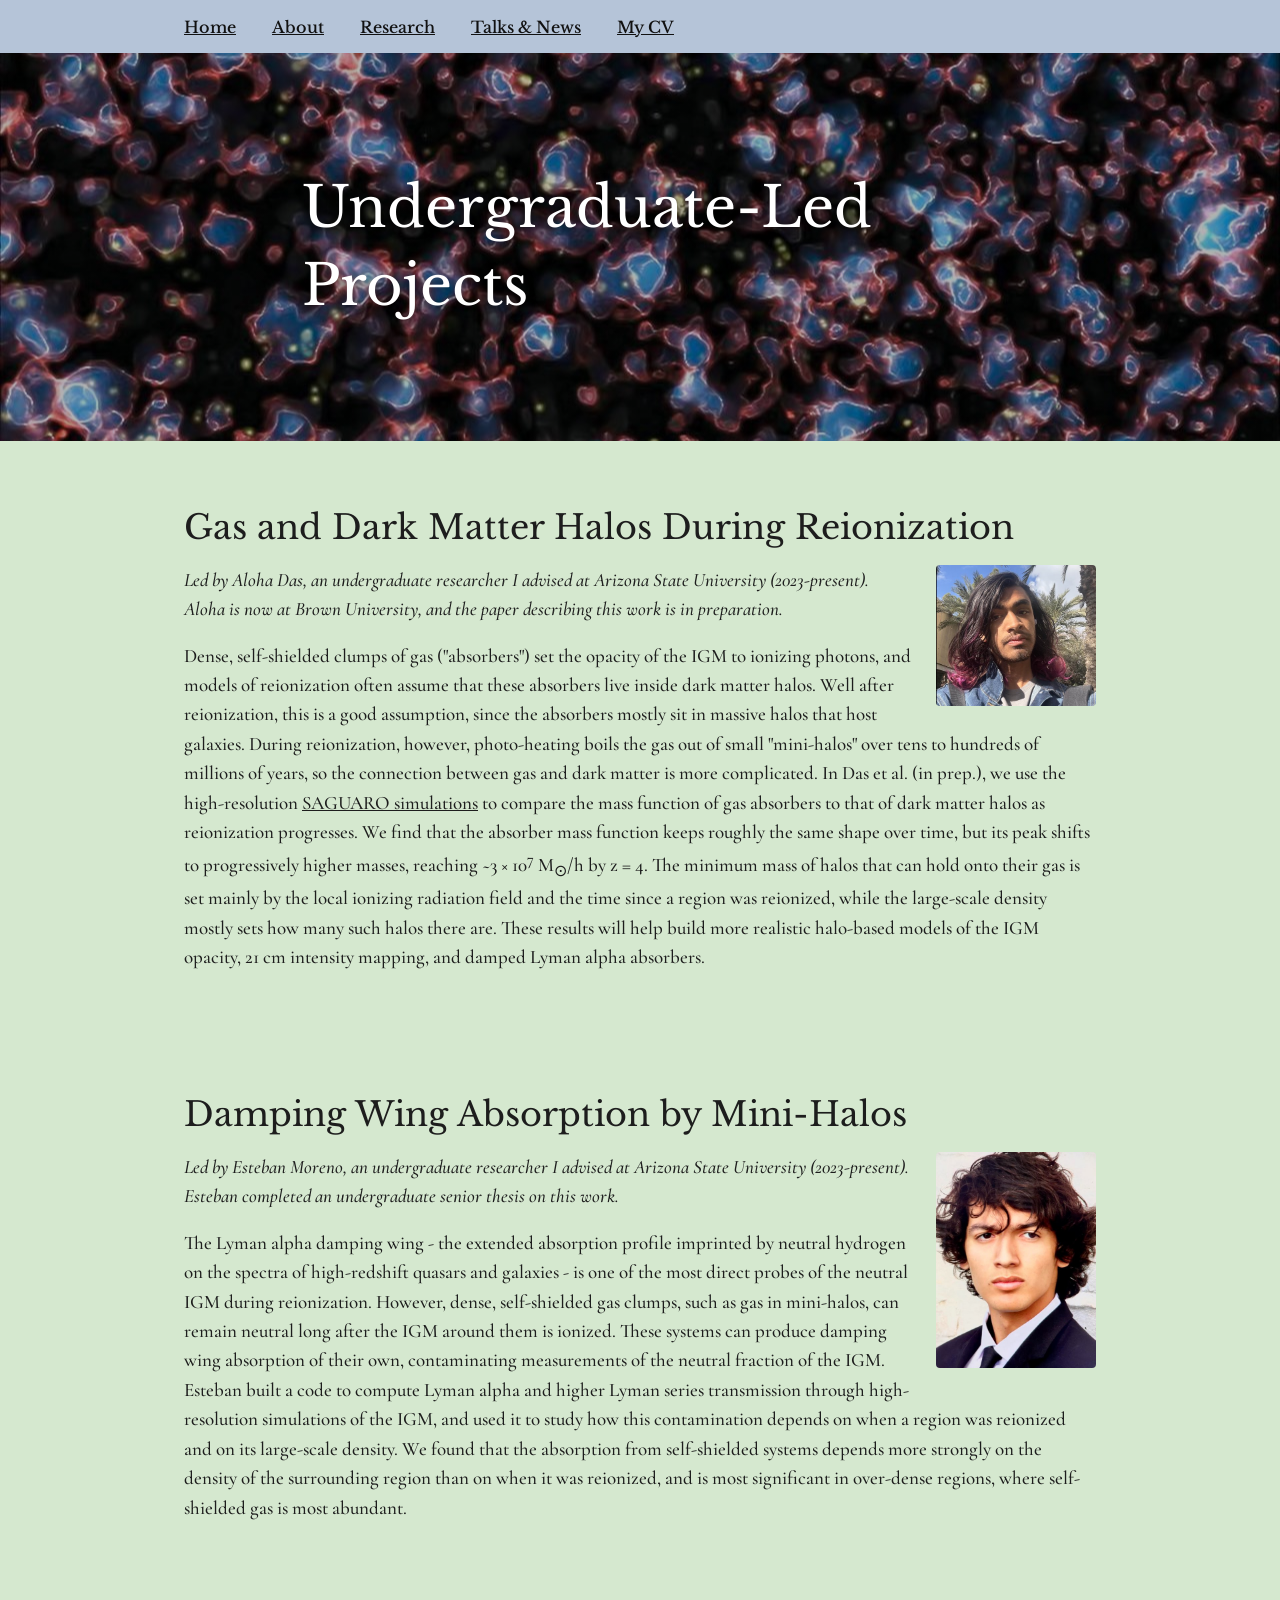
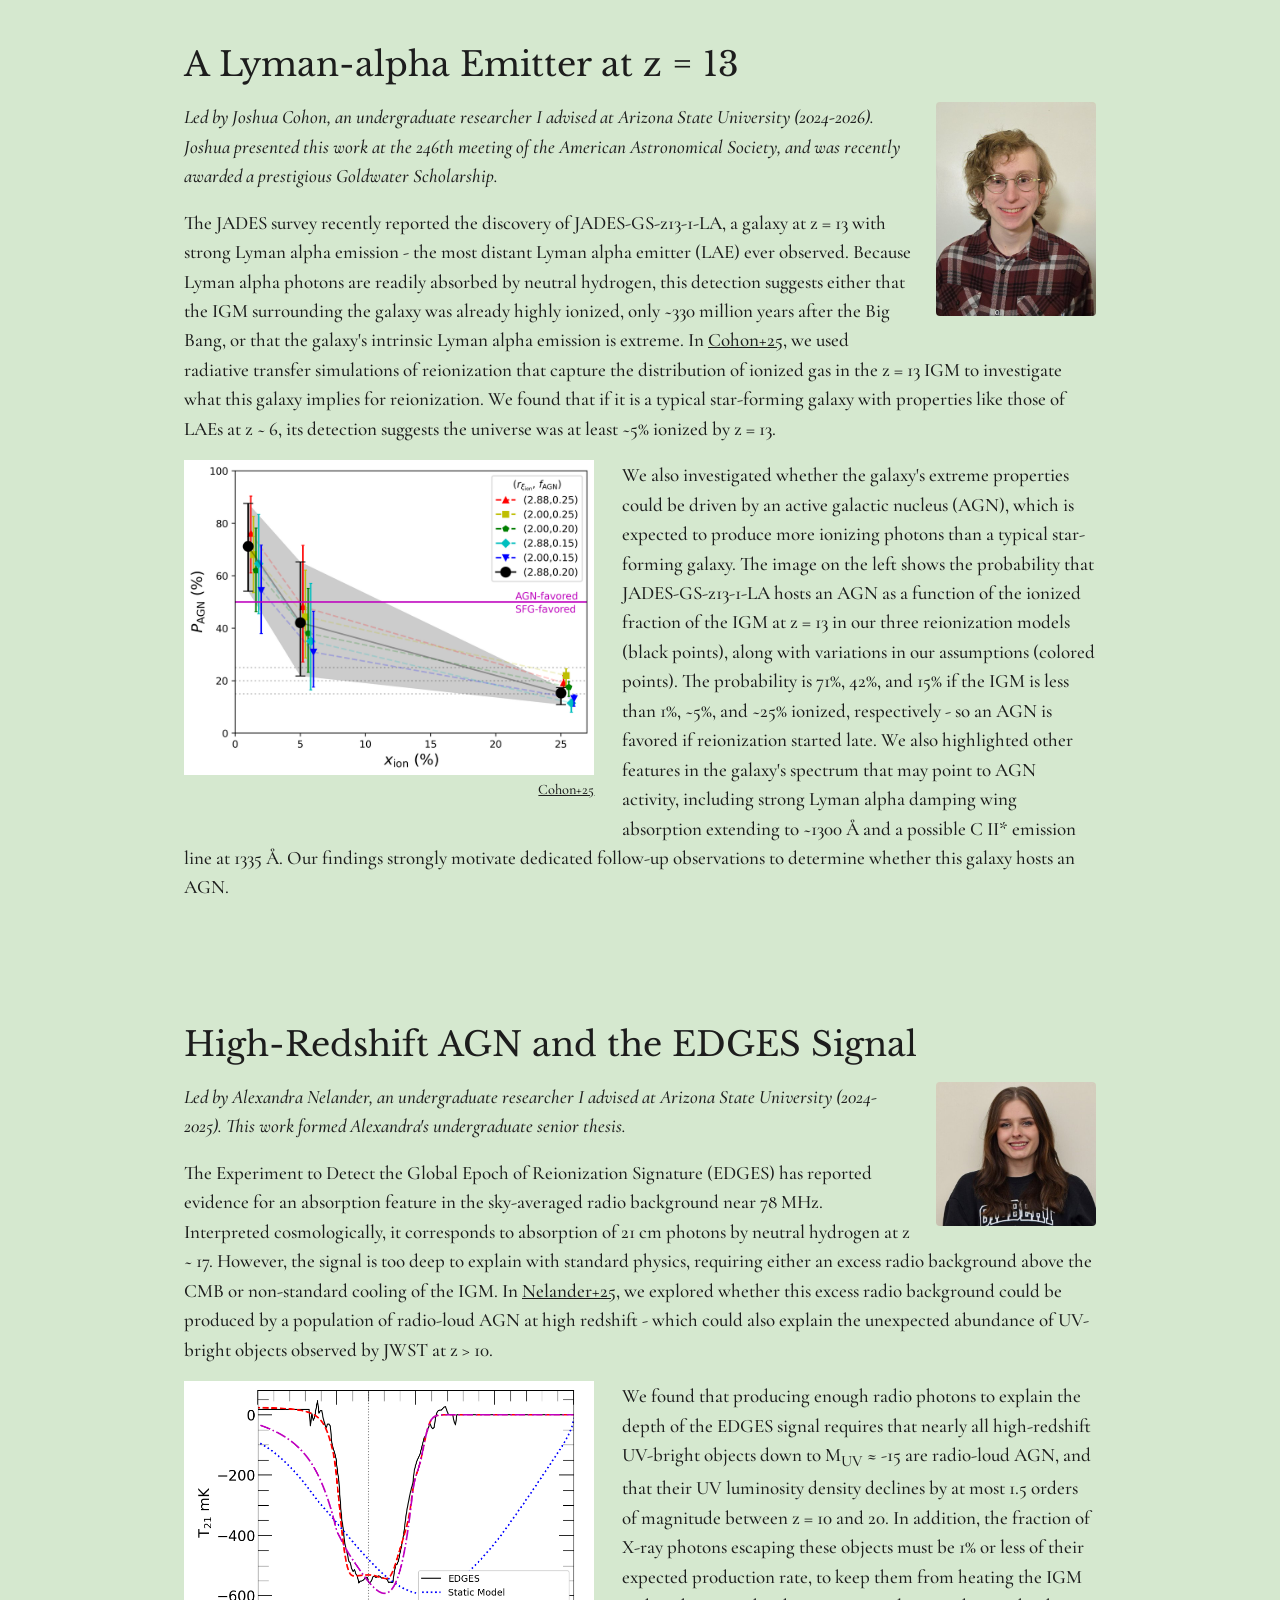
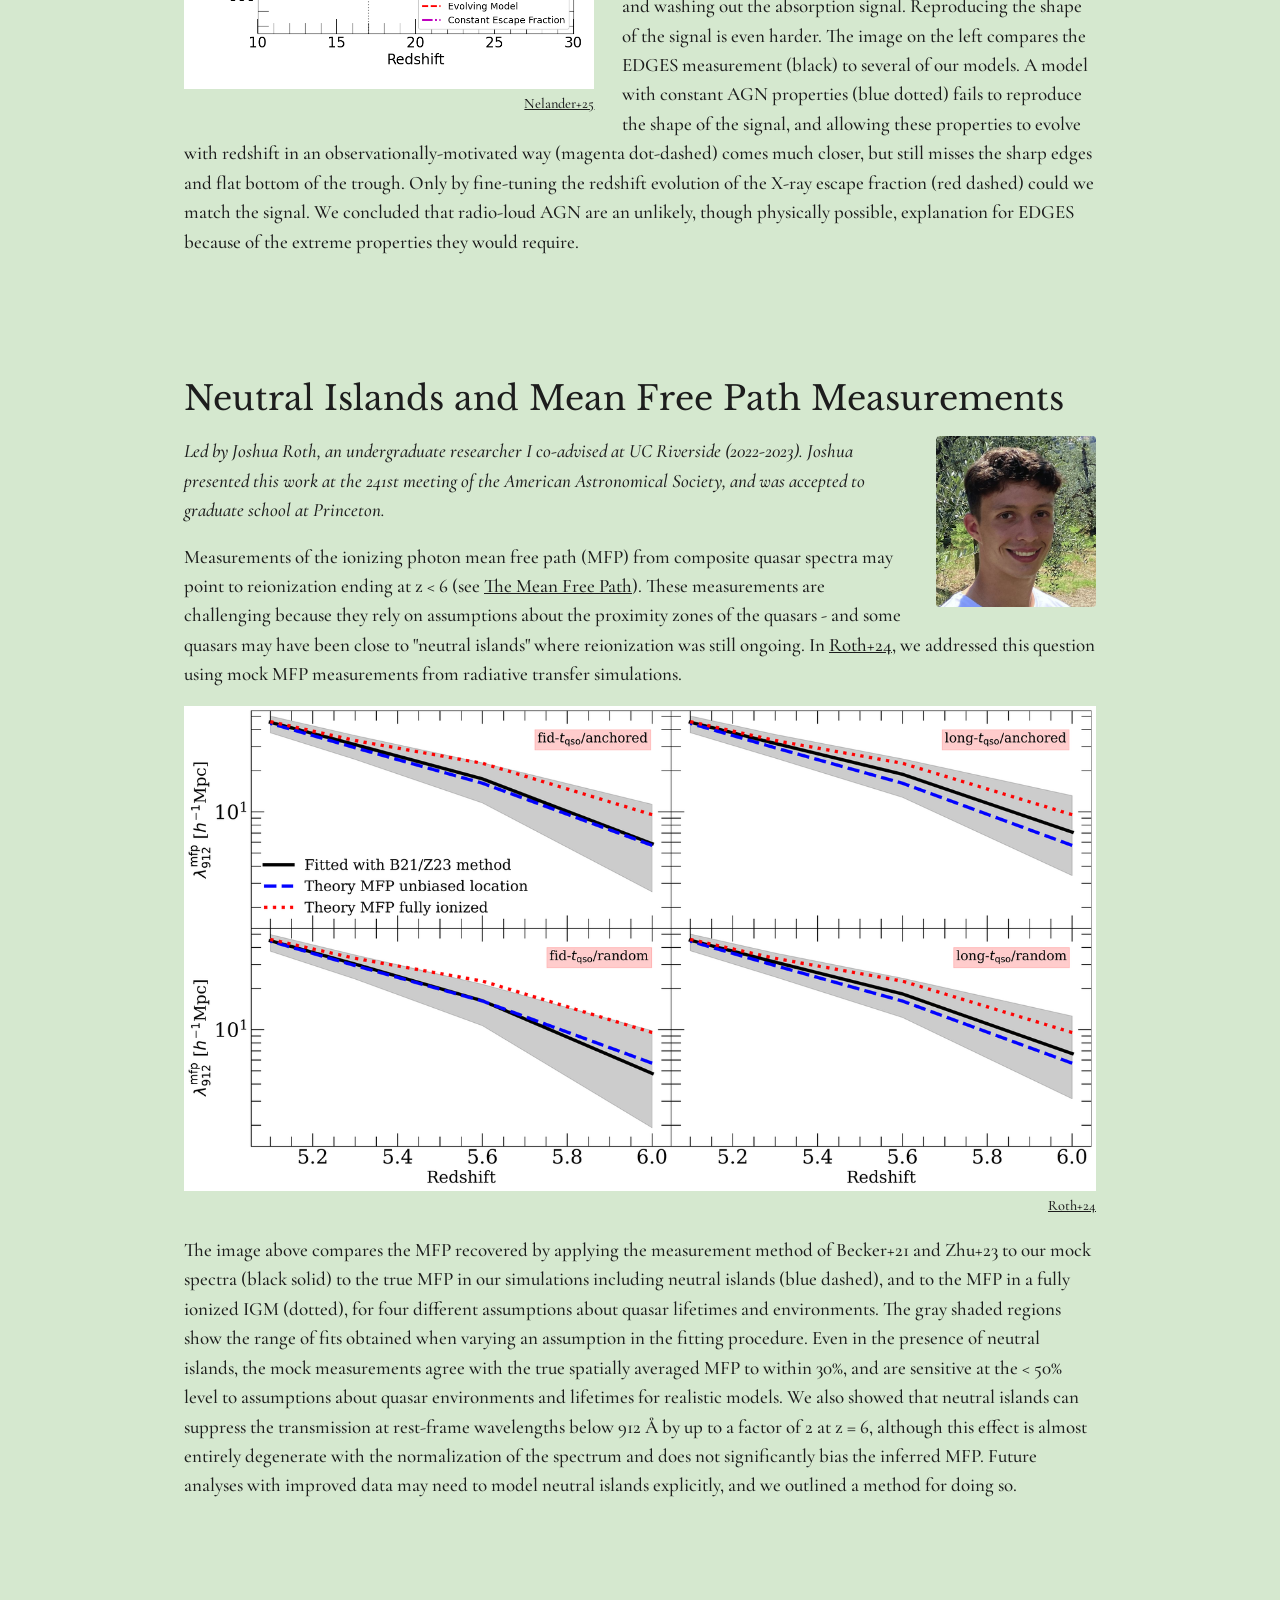
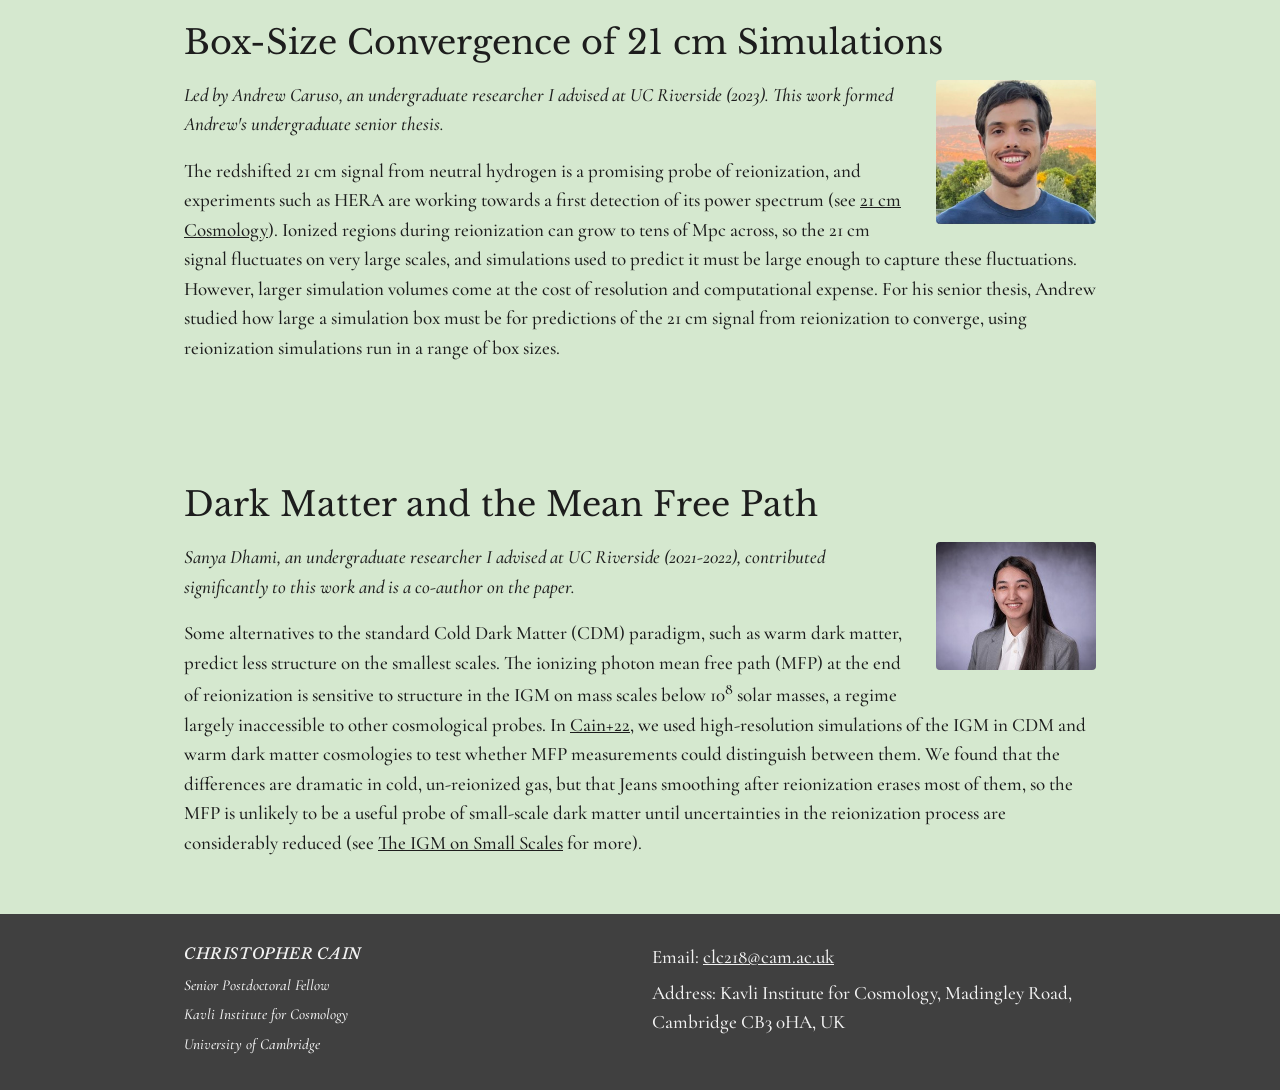
<file: student-projects.html>
<!doctype html>
<html lang="en">
<head>
  <meta charset="utf-8">
  <meta name="viewport" content="width=device-width, initial-scale=1">
  <title>Undergraduate-Led Projects | Christopher Cain</title>
  <meta name="description" content="Research projects led by undergraduate students I have advised and mentored.">
  <link rel="preconnect" href="https://fonts.googleapis.com">
  <link rel="preconnect" href="https://fonts.gstatic.com" crossorigin>
  <link href="https://fonts.googleapis.com/css2?family=Cormorant+Garamond:ital,wght@0,400;0,500;0,700;1,400;1,500&family=Libre+Baskerville:ital@0;1&display=swap" rel="stylesheet">
  <link rel="stylesheet" href="css/style.css">
</head>
<body>

  <!-- ===== Menu bar (same on every page; edit all four files if you change it) ===== -->
  <nav class="site-nav">
    <ul>
      <li><a href="index.html">Home</a></li>
      <li><a href="index.html#about">About</a></li>
      <li><a href="index.html#research">Research</a></li>
      <li><a href="index.html#talks">Talks &amp; News</a></li>
      <li><a href="files/CV.pdf">My CV</a></li>
    </ul>
  </nav>

  <header class="banner dark banner-students">
    <div class="container">
      <h1>Undergraduate-Led<br> Projects</h1>
    </div>
  </header>

  <main class="bg-students">

    <section>
      <div class="container">
        <h1>Gas and Dark Matter Halos During Reionization</h1>
        <img class="student-photo" src="images/students/aloha-das.jpg" alt="Aloha Das">
        <p class="student-note">Led by Aloha Das, an undergraduate researcher I advised at Arizona State University (2023-present). Aloha is now at Brown University, and the paper describing this work is in preparation.</p>
        <p>Dense, self-shielded clumps of gas ("absorbers") set the opacity of the IGM to ionizing photons, and models of reionization often assume that these absorbers live inside dark matter halos. Well after reionization, this is a good assumption, since the absorbers mostly sit in massive halos that host galaxies. During reionization, however, photo-heating boils the gas out of small "mini-halos" over tens to hundreds of millions of years, so the connection between gas and dark matter is more complicated. In Das et al. (in prep.), we use the high-resolution <a href="igm-small-scales.html">SAGUARO simulations</a> to compare the mass function of gas absorbers to that of dark matter halos as reionization progresses. We find that the absorber mass function keeps roughly the same shape over time, but its peak shifts to progressively higher masses, reaching ~3 &times; 10<sup>7</sup> M<sub>&#8857;</sub>/h by z = 4. The minimum mass of halos that can hold onto their gas is set mainly by the local ionizing radiation field and the time since a region was reionized, while the large-scale density mostly sets how many such halos there are. These results will help build more realistic halo-based models of the IGM opacity, 21 cm intensity mapping, and damped Lyman alpha absorbers.</p>
      </div>
    </section>

    <section>
      <div class="container">
        <h1>Damping Wing Absorption by Mini-Halos</h1>
        <img class="student-photo" src="images/students/esteban-moreno.jpg" alt="Esteban Moreno">
        <p class="student-note">Led by Esteban Moreno, an undergraduate researcher I advised at Arizona State University (2023-present). Esteban completed an undergraduate senior thesis on this work.</p>
        <p>The Lyman alpha damping wing - the extended absorption profile imprinted by neutral hydrogen on the spectra of high-redshift quasars and galaxies - is one of the most direct probes of the neutral IGM during reionization. However, dense, self-shielded gas clumps, such as gas in mini-halos, can remain neutral long after the IGM around them is ionized. These systems can produce damping wing absorption of their own, contaminating measurements of the neutral fraction of the IGM. Esteban built a code to compute Lyman alpha and higher Lyman series transmission through high-resolution simulations of the IGM, and used it to study how this contamination depends on when a region was reionized and on its large-scale density. We found that the absorption from self-shielded systems depends more strongly on the density of the surrounding region than on when it was reionized, and is most significant in over-dense regions, where self-shielded gas is most abundant.</p>
      </div>
    </section>

    <section>
      <div class="container">
        <h1>A Lyman-alpha Emitter at z = 13</h1>
        <img class="student-photo" src="images/students/joshua-cohon.jpg" alt="Joshua Cohon">
        <p class="student-note">Led by Joshua Cohon, an undergraduate researcher I advised at Arizona State University (2024-2026). Joshua presented this work at the 246th meeting of the American Astronomical Society, and was recently awarded a prestigious Goldwater Scholarship.</p>
        <p>The JADES survey recently reported the discovery of JADES-GS-z13-1-LA, a galaxy at z = 13 with strong Lyman alpha emission - the most distant Lyman alpha emitter (LAE) ever observed. Because Lyman alpha photons are readily absorbed by neutral hydrogen, this detection suggests either that the IGM surrounding the galaxy was already highly ionized, only ~330 million years after the Big Bang, or that the galaxy's intrinsic Lyman alpha emission is extreme. In <a href="https://arxiv.org/abs/2508.05739">Cohon+25</a>, we used radiative transfer simulations of reionization that capture the distribution of ionized gas in the z = 13 IGM to investigate what this galaxy implies for reionization. We found that if it is a typical star-forming galaxy with properties like those of LAEs at z ~ 6, its detection suggests the universe was at least ~5% ionized by z = 13.</p>
        <figure class="left" style="clear: left;">
          <a href="images/agn_probability_cohon25.png"><img src="images/agn_probability_cohon25.png" alt="Probability that JADES-GS-z13-1-LA hosts an AGN versus the ionized fraction of the IGM at z = 13"></a>
          <figcaption><a href="https://arxiv.org/abs/2508.05739">Cohon+25</a></figcaption>
        </figure>
        <p>We also investigated whether the galaxy's extreme properties could be driven by an active galactic nucleus (AGN), which is expected to produce more ionizing photons than a typical star-forming galaxy. The image on the left shows the probability that JADES-GS-z13-1-LA hosts an AGN as a function of the ionized fraction of the IGM at z = 13 in our three reionization models (black points), along with variations in our assumptions (colored points). The probability is 71%, 42%, and 15% if the IGM is less than 1%, ~5%, and ~25% ionized, respectively - so an AGN is favored if reionization started late. We also highlighted other features in the galaxy's spectrum that may point to AGN activity, including strong Lyman alpha damping wing absorption extending to ~1300 &Aring; and a possible C II* emission line at 1335 &Aring;. Our findings strongly motivate dedicated follow-up observations to determine whether this galaxy hosts an AGN.</p>
      </div>
    </section>

    <section>
      <div class="container">
        <h1>High-Redshift AGN and the EDGES Signal</h1>
        <img class="student-photo" src="images/students/alexandra-nelander.jpg" alt="Alexandra Nelander">
        <p class="student-note">Led by Alexandra Nelander, an undergraduate researcher I advised at Arizona State University (2024-2025). This work formed Alexandra's undergraduate senior thesis.</p>
        <p>The Experiment to Detect the Global Epoch of Reionization Signature (EDGES) has reported evidence for an absorption feature in the sky-averaged radio background near 78 MHz. Interpreted cosmologically, it corresponds to absorption of 21 cm photons by neutral hydrogen at z ~ 17. However, the signal is too deep to explain with standard physics, requiring either an excess radio background above the CMB or non-standard cooling of the IGM. In <a href="https://arxiv.org/abs/2507.21230">Nelander+25</a>, we explored whether this excess radio background could be produced by a population of radio-loud AGN at high redshift - which could also explain the unexpected abundance of UV-bright objects observed by JWST at z &gt; 10.</p>
        <figure class="left" style="clear: left;">
          <a href="images/edges_t21_nelander25.png"><img src="images/edges_t21_nelander25.png" alt="Model 21 cm absorption signals from high-redshift AGN compared to the EDGES measurement"></a>
          <figcaption><a href="https://arxiv.org/abs/2507.21230">Nelander+25</a></figcaption>
        </figure>
        <p>We found that producing enough radio photons to explain the depth of the EDGES signal requires that nearly all high-redshift UV-bright objects down to M<sub>UV</sub> &approx; -15 are radio-loud AGN, and that their UV luminosity density declines by at most 1.5 orders of magnitude between z = 10 and 20. In addition, the fraction of X-ray photons escaping these objects must be 1% or less of their expected production rate, to keep them from heating the IGM and washing out the absorption signal. Reproducing the shape of the signal is even harder. The image on the left compares the EDGES measurement (black) to several of our models. A model with constant AGN properties (blue dotted) fails to reproduce the shape of the signal, and allowing these properties to evolve with redshift in an observationally-motivated way (magenta dot-dashed) comes much closer, but still misses the sharp edges and flat bottom of the trough. Only by fine-tuning the redshift evolution of the X-ray escape fraction (red dashed) could we match the signal. We concluded that radio-loud AGN are an unlikely, though physically possible, explanation for EDGES because of the extreme properties they would require.</p>
      </div>
    </section>

    <section>
      <div class="container">
        <h1>Neutral Islands and Mean Free Path Measurements</h1>
        <img class="student-photo" src="images/students/joshua-roth.jpg" alt="Joshua Roth">
        <p class="student-note">Led by Joshua Roth, an undergraduate researcher I co-advised at UC Riverside (2022-2023). Joshua presented this work at the 241st meeting of the American Astronomical Society, and was accepted to graduate school at Princeton.</p>
        <p>Measurements of the ionizing photon mean free path (MFP) from composite quasar spectra may point to reionization ending at z &lt; 6 (see <a href="interpreting-observations.html">The Mean Free Path</a>). These measurements are challenging because they rely on assumptions about the proximity zones of the quasars - and some quasars may have been close to "neutral islands" where reionization was still ongoing. In <a href="https://arxiv.org/abs/2311.06348">Roth+24</a>, we addressed this question using mock MFP measurements from radiative transfer simulations.</p>
        <figure class="wide">
          <a href="images/mfp_neutral_islands_roth24.png"><img src="images/mfp_neutral_islands_roth24.png" alt="Mean free path recovered from mock quasar spectra compared to the true mean free path, for four quasar lifetime and environment scenarios"></a>
          <figcaption><a href="https://arxiv.org/abs/2311.06348">Roth+24</a></figcaption>
        </figure>
        <p>The image above compares the MFP recovered by applying the measurement method of Becker+21 and Zhu+23 to our mock spectra (black solid) to the true MFP in our simulations including neutral islands (blue dashed), and to the MFP in a fully ionized IGM (dotted), for four different assumptions about quasar lifetimes and environments. The gray shaded regions show the range of fits obtained when varying an assumption in the fitting procedure. Even in the presence of neutral islands, the mock measurements agree with the true spatially averaged MFP to within 30%, and are sensitive at the &lt; 50% level to assumptions about quasar environments and lifetimes for realistic models. We also showed that neutral islands can suppress the transmission at rest-frame wavelengths below 912 &Aring; by up to a factor of 2 at z = 6, although this effect is almost entirely degenerate with the normalization of the spectrum and does not significantly bias the inferred MFP. Future analyses with improved data may need to model neutral islands explicitly, and we outlined a method for doing so.</p>
      </div>
    </section>

    <section>
      <div class="container">
        <h1>Box-Size Convergence of 21 cm Simulations</h1>
        <img class="student-photo" src="images/students/andrew-caruso.jpg" alt="Andrew Caruso">
        <p class="student-note">Led by Andrew Caruso, an undergraduate researcher I advised at UC Riverside (2023). This work formed Andrew's undergraduate senior thesis.</p>
        <p>The redshifted 21 cm signal from neutral hydrogen is a promising probe of reionization, and experiments such as HERA are working towards a first detection of its power spectrum (see <a href="interpreting-observations.html">21 cm Cosmology</a>). Ionized regions during reionization can grow to tens of Mpc across, so the 21 cm signal fluctuates on very large scales, and simulations used to predict it must be large enough to capture these fluctuations. However, larger simulation volumes come at the cost of resolution and computational expense. For his senior thesis, Andrew studied how large a simulation box must be for predictions of the 21 cm signal from reionization to converge, using reionization simulations run in a range of box sizes.</p>
      </div>
    </section>

    <section>
      <div class="container">
        <h1>Dark Matter and the Mean Free Path</h1>
        <img class="student-photo" src="images/students/sanya-dhami.jpg" alt="Sanya Dhami">
        <p class="student-note">Sanya Dhami, an undergraduate researcher I advised at UC Riverside (2021-2022), contributed significantly to this work and is a co-author on the paper.</p>
        <p>Some alternatives to the standard Cold Dark Matter (CDM) paradigm, such as warm dark matter, predict less structure on the smallest scales. The ionizing photon mean free path (MFP) at the end of reionization is sensitive to structure in the IGM on mass scales below 10<sup>8</sup> solar masses, a regime largely inaccessible to other cosmological probes. In <a href="https://arxiv.org/abs/2207.02876">Cain+22</a>, we used high-resolution simulations of the IGM in CDM and warm dark matter cosmologies to test whether MFP measurements could distinguish between them. We found that the differences are dramatic in cold, un-reionized gas, but that Jeans smoothing after reionization erases most of them, so the MFP is unlikely to be a useful probe of small-scale dark matter until uncertainties in the reionization process are considerably reduced (see <a href="igm-small-scales.html">The IGM on Small Scales</a> for more).</p>
      </div>
    </section>

  </main>

  <!-- ===== Footer (same on every page) ===== -->
  <footer class="site-footer">
    <div class="container">
      <div class="affil">
        <p class="name">CHRISTOPHER CAIN</p>
        <p>Senior Postdoctoral Fellow</p>
        <p>Kavli Institute for Cosmology</p>
        <p>University of Cambridge</p>
      </div>
      <div>
        <p>Email: <a href="mailto:clc218@cam.ac.uk">clc218@cam.ac.uk</a></p>
        <p>Address: Kavli Institute for Cosmology, Madingley Road, Cambridge CB3 0HA, UK</p>
      </div>
    </div>
  </footer>

</body>
</html>
</file>
<file: css/style.css>
/* ==========================================================================
   Christopher Cain — personal website stylesheet
   Colors and fonts approximate the earlier Wix site.
   To change a page's background color, edit the variables just below.
   ========================================================================== */

:root {
  --nav-bg:        #b5c4d8;  /* light blue menu bar */
  --hero-box:      rgba(198, 135, 38, 0.88); /* gold box on home banner */
  --about-bg:      #d5d4d3;  /* grey */
  --research-bg:   #ffcb81;  /* orange */
  --talks-bg:      #ecdb78;  /* yellow */
  --footer-bg:     #404040;  /* dark grey */
  --flexrt-bg:     #cecece;
  --igm-bg:        #e9c58c;
  --obs-bg:        #c8e5f0;
  --cosmo-bg:      #ddd5ee;  /* lavender */
  --students-bg:   #d5e8cf;  /* light green */

  --text:          #1d1d1d;
  --footer-text:   #f2f2f2;
  --link:          #1d1d1d;
  --link-hover:    #7a3e00;

  --serif-body:    "Cormorant Garamond", Garamond, "Times New Roman", serif;
  --serif-head:    "Libre Baskerville", Baskerville, Georgia, serif;

  --content-width: 960px;
}

* { box-sizing: border-box; }

html { scroll-behavior: smooth; scroll-padding-top: 60px; }

body {
  margin: 0;
  background: #ffffff;
  color: var(--text);
  font-family: var(--serif-body);
  font-size: 19px;
  font-weight: 500;
  line-height: 1.55;
}

img { max-width: 100%; height: auto; display: block; }

a { color: var(--link); }
a:hover { color: var(--link-hover); }

h1, h2, h3, h4 {
  font-family: var(--serif-head);
  font-weight: 400;
  line-height: 1.25;
  margin: 1.2em 0 0.5em;
}
h1 { font-size: 2.1rem; }
h2 { font-size: 1.75rem; }
h3 { font-size: 1.3rem; }

p { margin: 0 0 0.9em; }

/* Centered column that holds the content of every section */
.container {
  max-width: var(--content-width);
  margin: 0 auto;
  padding: 0 24px;
}

section { padding: 24px 0 40px; }
section::after { content: ""; display: table; clear: both; }  /* contain floated figures */

/* ---------- Navigation bar ---------- */
.site-nav {
  position: sticky;
  top: 0;
  z-index: 10;
  background: var(--nav-bg);
}
.site-nav ul {
  list-style: none;
  margin: 0 auto;
  padding: 12px 24px;
  max-width: var(--content-width);
  display: flex;
  flex-wrap: wrap;
  gap: 8px 36px;
}
.site-nav a {
  font-family: var(--serif-head);
  font-size: 1rem;
  color: #111;
}

/* ---------- Home-page banner ---------- */
.hero {
  position: relative;
  min-height: 574px;
  background: #000 url("../images/hero-reionization.jpg") center / cover no-repeat;
  padding: 130px 24px 40px;
  text-align: center;
}
.hero-box {
  max-width: 515px;
  margin: 0 auto;
  padding: 40px 40px 50px;
  border-radius: 4px;
  background: var(--hero-box);
}
.hero-box h1 { margin: 0 0 0.9em; font-size: 2.5rem; }
.hero-box h2 {
  margin: 0 0 0.3em;
  font-size: 1.3rem;
  font-style: italic;
}
.hero-box p {
  margin: 0;
  font-family: var(--serif-head);
  font-style: italic;
  font-size: 0.8rem;
  line-height: 1.6;
}
.image-credit {
  margin: 70px auto 0;
  max-width: 520px;
  font-size: 0.8rem;
  color: #ddd;
}
.image-credit a { color: #ddd; }

/* ---------- Page banners on the research pages ---------- */
/* Heights and title sizes match the Wix banners at a 1400px-wide window.
   Line breaks in the titles are set with <br> in each page's HTML. */
.banner {
  display: flex;
  align-items: center;
  background-color: #000;
  background-position: center;
  background-size: cover;
}
.banner > .container { width: 100%; }
.banner h1 {
  margin: 0;
  padding: 30px 0 30px 82px;
  font-size: 3.5rem;
  line-height: 1.4;
}
.banner.light h1 { color: #111; text-shadow: 0 0 6px #fff, 0 0 16px rgba(255, 255, 255, 0.9); }
.banner.dark h1  { color: #fff; text-shadow: 0 2px 8px rgba(0, 0, 0, 0.6); }

.banner-flexrt {
  min-height: 395px;
  background-color: #fff;
  background-image: url("../images/banner-flexrt.png");
  background-size: auto;  /* full size and centered, as on Wix */
}
.banner-igm {
  min-height: 299px;
  background-image: url("../images/banner-igm.jpg");
  background-size: auto;  /* shown at full size, like Wix, so the filaments look zoomed in */
  text-align: center;
}
.banner-igm h1 { padding-left: 0; line-height: 1.15; margin: 0 auto; }
.banner-obs {
  min-height: 388px;
  background-image: linear-gradient(rgba(0, 0, 0, 0.25), rgba(0, 0, 0, 0.25)), url("../images/jwst.jpg");
}
.banner-obs h1 { padding-left: 118px; }
.banner-cosmo {
  min-height: 388px;
  background-image: linear-gradient(rgba(0, 0, 0, 0.35), rgba(0, 0, 0, 0.35)), url("../images/banner-cosmology.jpg");
}
.banner-cosmo h1 { padding-left: 118px; }
.banner-students {
  min-height: 388px;
  background-image: linear-gradient(rgba(0, 0, 0, 0.3), rgba(0, 0, 0, 0.3)), url("../images/banner-students.jpg");
}
.banner-students h1 { padding-left: 118px; }

/* Student-led projects: who led the work, and (optionally) their photo */
.student-note { font-style: italic; }
.student-photo { float: right; width: 160px; margin: 0 0 12px 24px; border-radius: 4px; }

/* ---------- Section background colors ---------- */
.bg-about    { background: var(--about-bg); }
.bg-research { background: var(--research-bg); }
.bg-talks    { background: var(--talks-bg); }
.bg-flexrt   { background: var(--flexrt-bg); }
.bg-igm      { background: var(--igm-bg); }
.bg-obs      { background: var(--obs-bg); }
.bg-cosmo    { background: var(--cosmo-bg); }
.bg-students { background: var(--students-bg); }

/* ---------- About me ---------- */
.about-grid {
  display: grid;
  grid-template-columns: 240px 1fr;
  gap: 28px;
  align-items: start;
}
.about-grid .portrait { width: 240px; }
.about-photo { text-align: center; }
.cv-button {
  display: inline-block;
  margin-top: 18px;
  padding: 8px 40px;
  border: 1px solid #333;
  text-decoration: none;
  font-size: 0.95rem;
}
.cv-button:hover { background: rgba(0, 0, 0, 0.06); }

/* ---------- Figures (float right/left with text wrapping) ---------- */
figure { margin: 0 0 18px; }
figure.right { float: right; width: 45%; margin-left: 28px; }
figure.left  { float: left;  width: 45%; margin-right: 28px; }
figure.wide  { width: 100%; clear: both; }
figure.small { width: 36%; }
.figure-stack { float: left; width: 45%; margin-right: 28px; }
figcaption {
  text-align: right;
  font-size: 0.9rem;
  margin-top: 4px;
}
figure a img { cursor: zoom-in; }

/* Grid of observatory pictures on the home page */
.obs-grid {
  float: right;
  width: 52%;
  margin-left: 28px;
  display: grid;
  grid-template-columns: 1fr 1fr;
  gap: 10px;
}
.obs-grid figure { position: relative; margin: 0; }
.obs-grid figure.span2 { grid-column: span 2; }
.obs-grid img { width: 100%; aspect-ratio: 16 / 9; object-fit: cover; }
.obs-grid figure.span2 img { aspect-ratio: 2.75 / 1; }
/* Single-column variant: images stacked at their natural shapes */
.obs-grid.stack { width: 40%; grid-template-columns: 1fr; }
.obs-grid.stack img { aspect-ratio: auto; object-fit: initial; }
.obs-grid .label,
.obs-grid .credit {
  position: absolute;
  color: #fff;
  font-style: italic;
  font-size: 0.75rem;
  text-shadow: 0 1px 3px #000;
}
.obs-grid .label  { top: 4px; left: 8px; }
.obs-grid .credit { bottom: 4px; right: 8px; }

/* Research blurbs on the home page */
.research-item { clear: both; padding-top: 4px; }
.research-item h3 { font-style: italic; font-family: var(--serif-body); font-size: 1.7rem; font-weight: 500; }

/* ---------- Talks table ---------- */
.talks-table {
  width: 100%;
  border-collapse: collapse;
  font-size: 0.95rem;
}
.talks-table th {
  text-align: left;
  font-family: var(--serif-head);
  font-weight: 400;
  padding: 6px 8px;
}
.talks-table td {
  border: 1px solid #333;
  padding: 8px;
  vertical-align: middle;
}
.talks-table td:first-child { white-space: nowrap; }
.table-note { text-align: right; font-size: 0.9rem; margin-top: 6px; }

.news-list { padding-left: 1.3em; font-size: 1.15rem; }
.news-list li { margin-bottom: 0.4em; }

/* ---------- Footer ---------- */
.site-footer {
  background: var(--footer-bg);
  color: var(--footer-text);
  padding: 28px 0;
}
.site-footer .container {
  display: grid;
  grid-template-columns: 1fr 1fr;
  gap: 24px;
}
.site-footer a { color: var(--footer-text); }
.site-footer .name {
  font-family: var(--serif-head);
  font-style: italic;
  letter-spacing: 0.04em;
  margin: 0 0 8px;
}
.site-footer p { margin: 0 0 6px; }
.site-footer .affil p { font-style: italic; font-size: 0.95rem; }

/* ---------- Phones and narrow screens ---------- */
@media (max-width: 720px) {
  body { font-size: 18px; }
  .site-nav ul { gap: 6px 20px; justify-content: center; }
  .hero { min-height: 0; padding-top: 50px; }
  .hero-box { padding: 28px 24px 32px; }
  .hero-box h1 { font-size: 2.2rem; }
  .image-credit { margin-top: 40px; }
  .banner-flexrt, .banner-igm, .banner-obs, .banner-cosmo, .banner-students { min-height: 220px; }
  .banner h1, .banner-obs h1, .banner-cosmo h1, .banner-students h1 { font-size: 2rem; padding-left: 0; }
  .about-grid { grid-template-columns: 1fr; }
  .about-grid .portrait { margin: 0 auto; }
  figure.right, figure.left, figure.small, .figure-stack, .obs-grid, .obs-grid.stack {
    float: none;
    width: 100%;
    margin-left: 0;
    margin-right: 0;
  }
  .obs-grid { margin-bottom: 18px; }
  .student-photo { width: 110px; margin-left: 16px; }
  .talks-table, .talks-table tbody, .talks-table tr, .talks-table td { display: block; width: 100%; }
  .talks-table thead { display: none; }
  .talks-table tr { border: 1px solid #333; margin-bottom: 10px; }
  .talks-table td { border: none; padding: 4px 10px; }
  .talks-table td:first-child { font-weight: 700; padding-top: 8px; }
  .site-footer .container { grid-template-columns: 1fr; }
}
</file>
